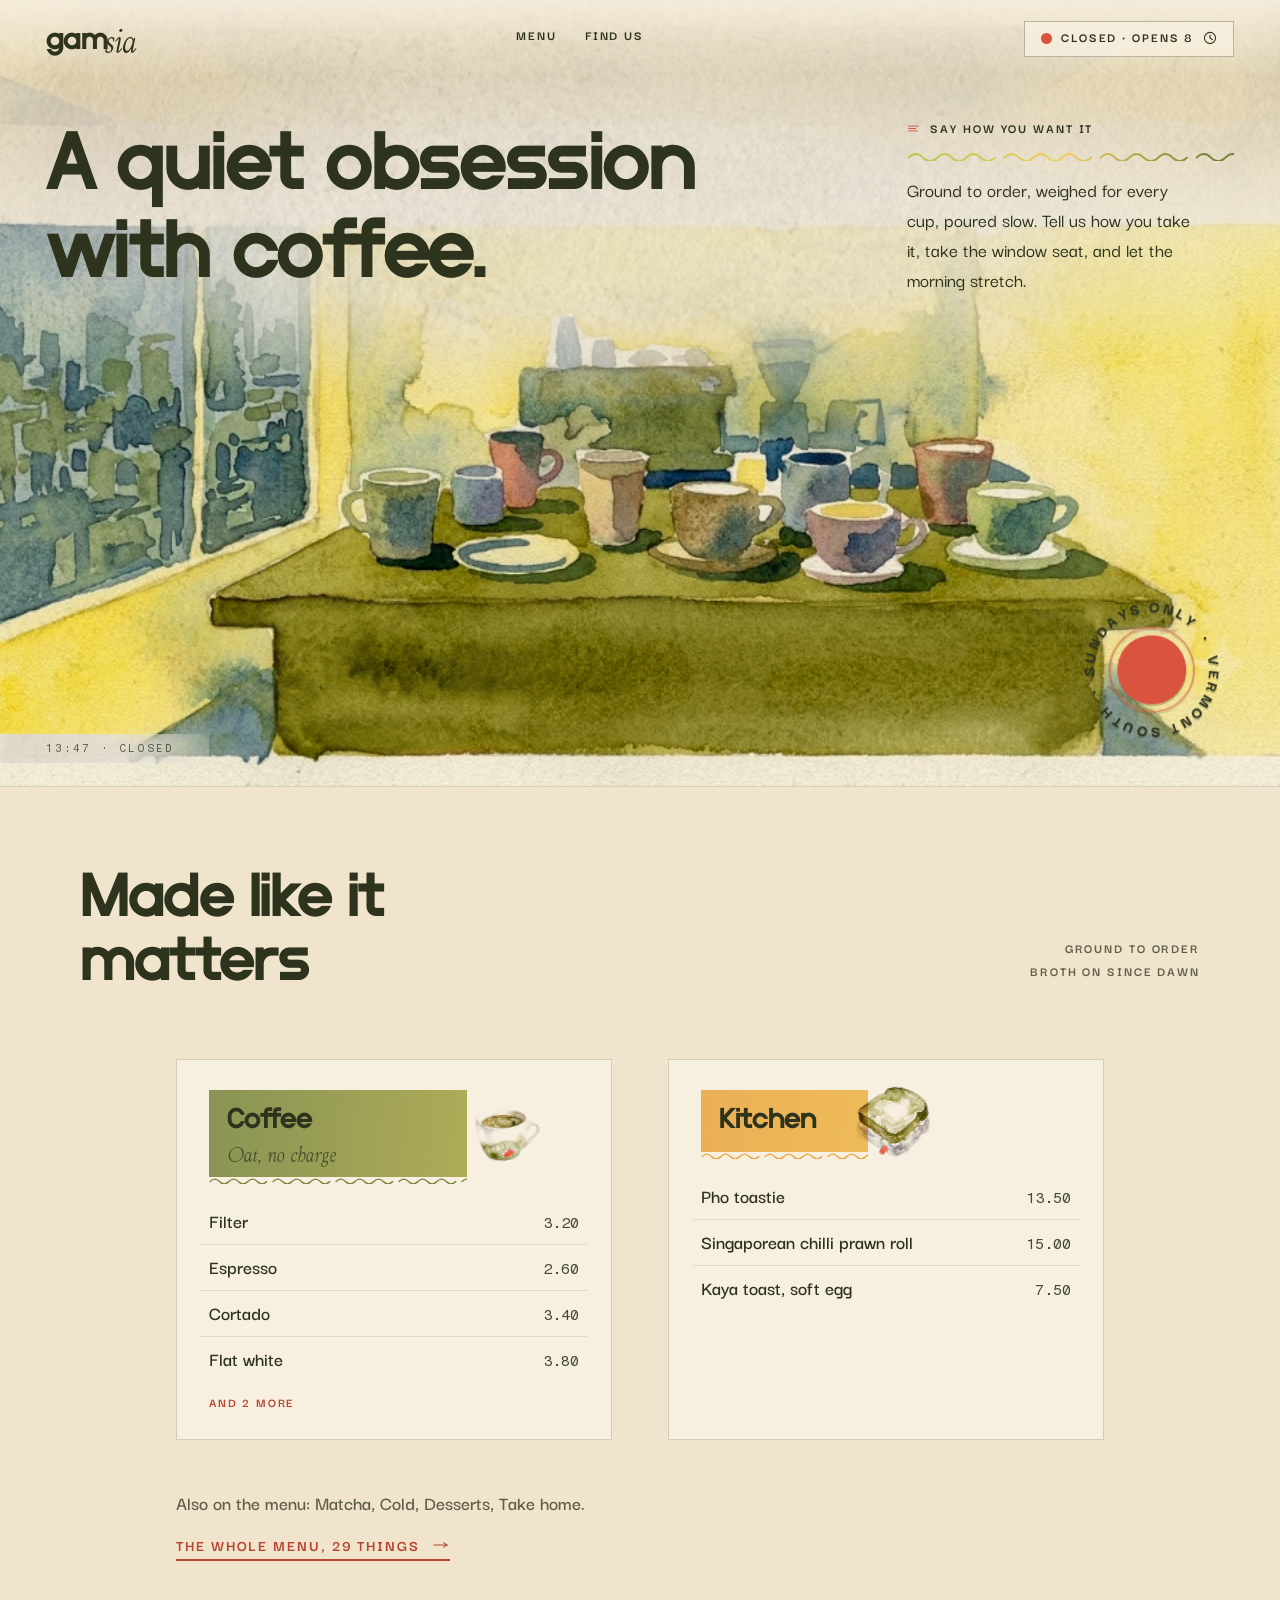
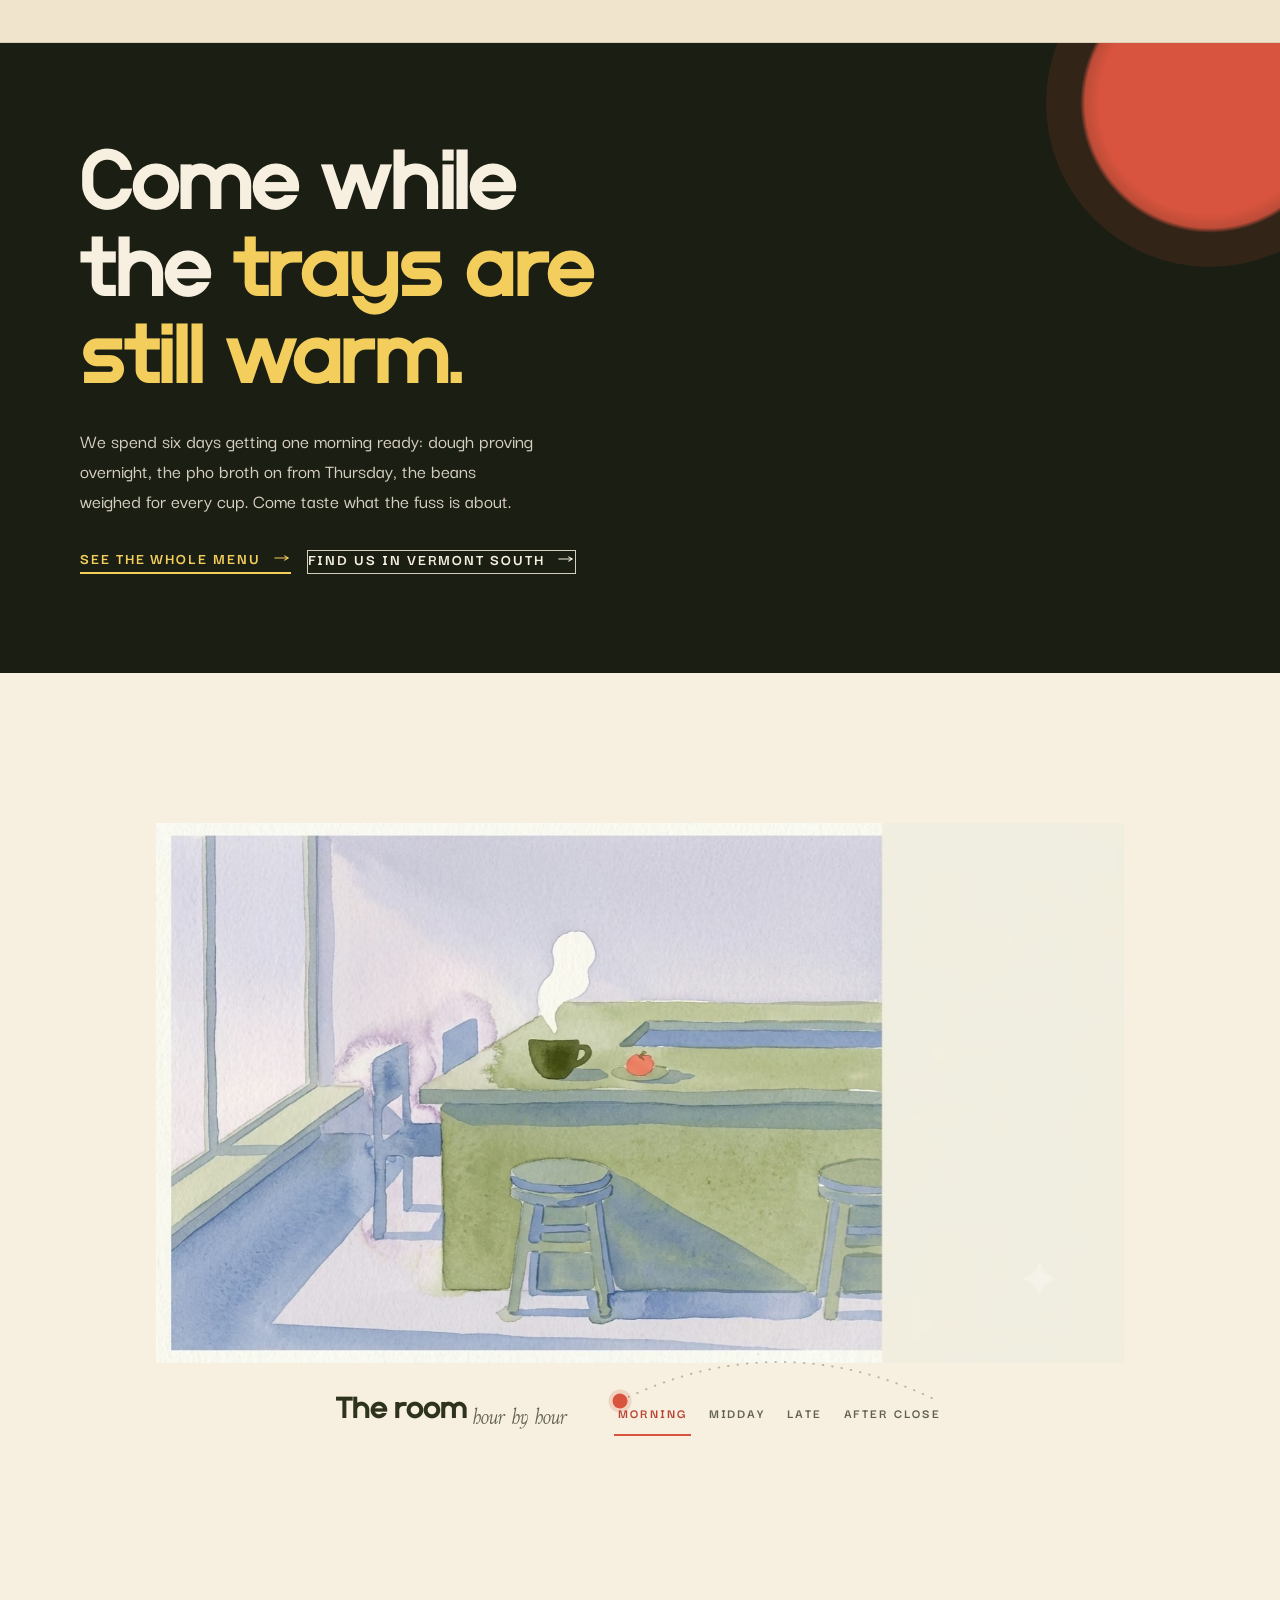
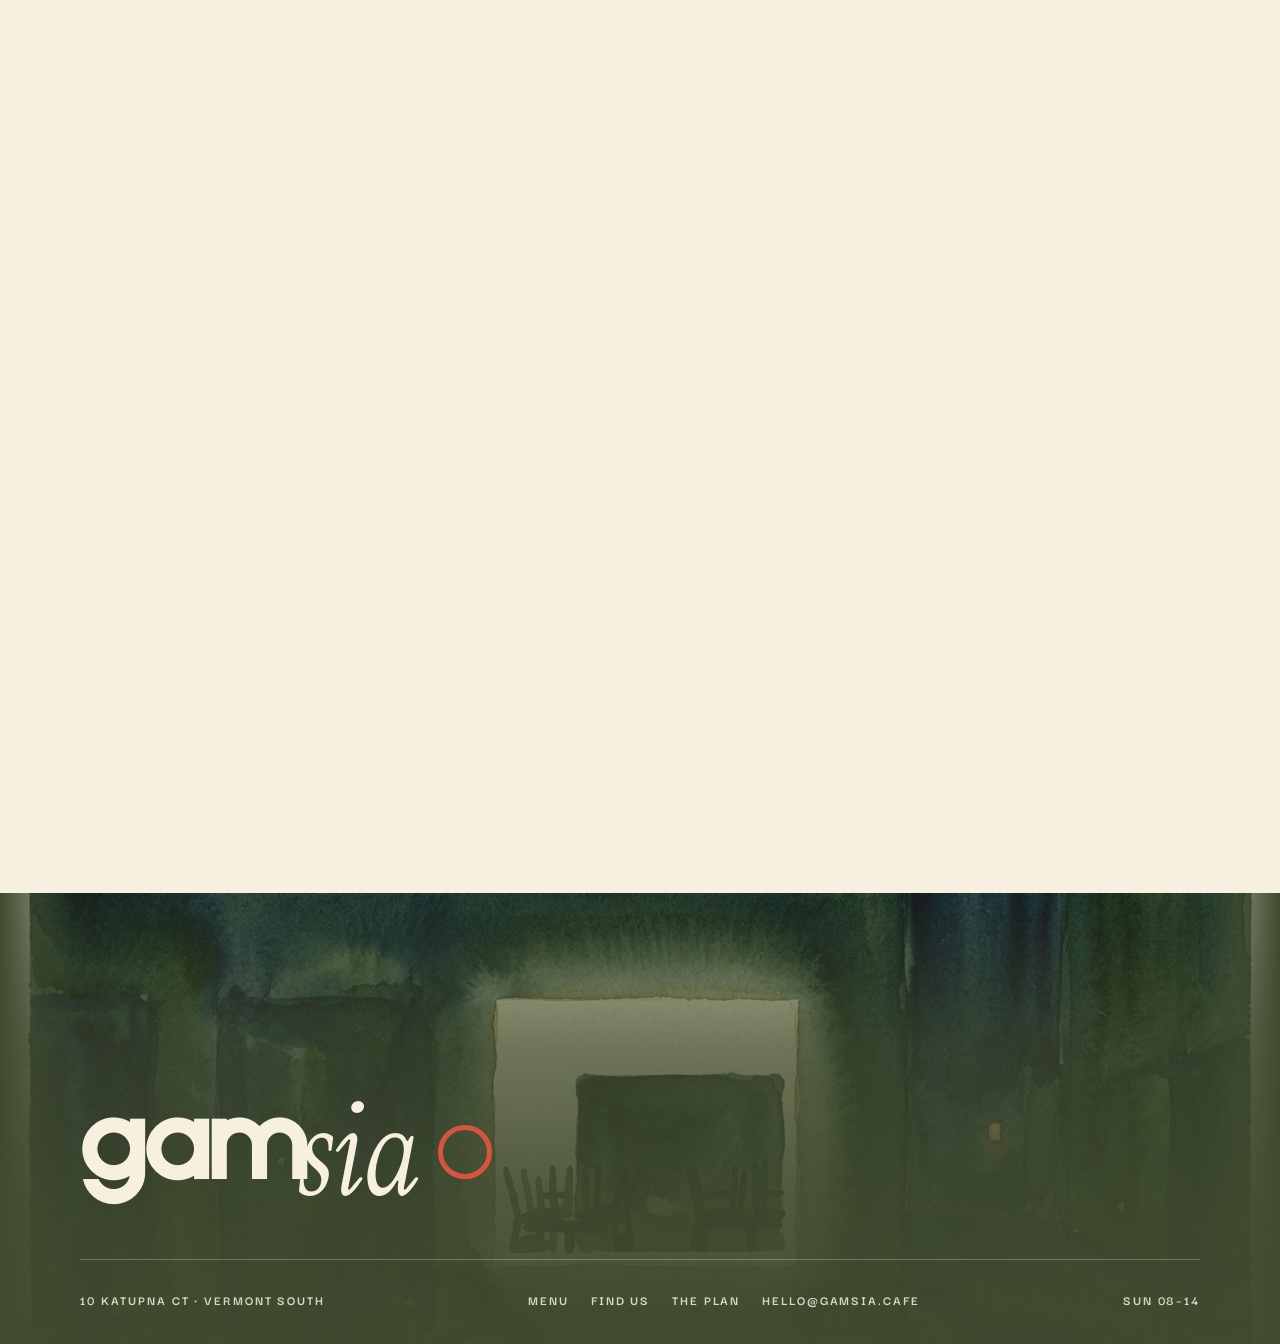
<file: index.html>
<!doctype html>
<!-- index.html: developer territory. The owner edits menu.json and config.js. -->
<html lang="en-AU" data-state="midday">
<head>
<meta charset="utf-8">
<meta name="viewport" content="width=device-width, initial-scale=1">

<title>gam sia · coffee, pho toasties and desserts, Sundays only</title>
<meta name="description" content="A small cafe on Katupna Ct in Vermont South, open Sundays only, eight till two. Coffee ground to order, a small east-west kitchen, and desserts baked that morning.">

<link rel="canonical" href="https://itschriswang.github.io/VinsCafe/">
<meta property="og:type" content="website">
<meta property="og:site_name" content="gam sia">
<meta property="og:title" content="gam sia · coffee, pho toasties and desserts, Sundays only">
<meta property="og:description" content="Coffee ground to order, a pho toastie with the broth cooked down to a gravy, and desserts baked that morning. One morning a week: Sundays, eight till two.">
<meta property="og:url" content="https://itschriswang.github.io/VinsCafe/">
<meta property="og:image" content="https://itschriswang.github.io/VinsCafe/art/og-home.jpg">
<meta property="og:image:width" content="1200">
<meta property="og:image:height" content="630">
<meta property="og:image:alt" content="The gam sia wordmark and headline hand-set beside a watercolour of the counter at midday, with the Sunday hours and the address.">
<meta name="twitter:card" content="summary_large_image">

<link rel="preload" href="style.css" as="style">
<link rel="preload" href="fonts/oskon-italic.woff2" as="font" type="font/woff2" crossorigin>
<link rel="preload" href="fonts/epoch.otf" as="font" type="font/otf" crossorigin>
<link rel="preload" href="fonts/darker-grotesque-latin.woff2" as="font" type="font/woff2" crossorigin>
<link rel="preload" href="fonts/fragment-mono-latin.woff2" as="font" type="font/woff2" crossorigin>

<!-- config.js then app.js, both blocking, both tiny: the hero state has to be
     resolved before the first paint or the page shows the wrong time of day. -->
<script src="config.js"></script>
<script src="app.js"></script>

<link rel="stylesheet" href="style.css">

<meta name="theme-color" content="#F7EFDF">
<link rel="icon" href="favicon.svg" type="image/svg+xml">
<link rel="icon" href="favicon.ico" sizes="32x32">
<link rel="apple-touch-icon" href="apple-touch-icon.png">

<!--gen:jsonld-->
<script type="application/ld+json" data-generated>
{
  "@context": "https://schema.org",
  "@type": "CafeOrCoffeeShop",
  "@id": "https://itschriswang.github.io/VinsCafe/#cafe",
  "name": "gam sia",
  "url": "https://itschriswang.github.io/VinsCafe/",
  "image": "https://itschriswang.github.io/VinsCafe/art/og-home.jpg",
  "description": "A small independent cafe on Katupna Ct, Vermont South. Coffee ground to order, an east-west kitchen, desserts, and matcha. Sundays only.",
  "servesCuisine": [
    "Coffee",
    "Asian Fusion",
    "Vietnamese",
    "Singaporean",
    "Breakfast",
    "Sandwiches"
  ],
  "priceRange": "$$",
  "currenciesAccepted": "AUD",
  "hasMenu": "https://itschriswang.github.io/VinsCafe/menu.html",
  "telephone": "+61 3 9560 0417",
  "email": "hello@gamsia.cafe",
  "address": {
    "@type": "PostalAddress",
    "streetAddress": "10 Katupna Ct",
    "addressLocality": "Vermont South",
    "postalCode": "VIC 3133",
    "addressCountry": "AU"
  },
  "geo": {
    "@type": "GeoCoordinates",
    "latitude": -37.8511,
    "longitude": 145.1831
  },
  "openingHoursSpecification": [
    {
      "@type": "OpeningHoursSpecification",
      "dayOfWeek": [
        "Sunday"
      ],
      "opens": "08:00",
      "closes": "14:00"
    }
  ]
}
</script>
<!--/gen-->
</head>

<body>

<section class="hero">

  <header class="bar">
    <a class="wordmark" href="index.html" aria-label="gam sia, home"><span class="wm-a">gam</span><span class="wm-b">sia</span></a>

    <nav class="nav" aria-label="Primary">
      <a href="menu.html">Menu</a>
      <a href="find-us.html">Find us</a>
    </nav>

    <div class="ind">
      <button class="ind-trigger" type="button" aria-expanded="false" aria-controls="ind-panel" hidden>
        <span class="ind-dot" aria-hidden="true"></span>
        <span class="ind-label"></span>
        <span class="mark mark--hours" aria-hidden="true"></span>
      </button>
      <div class="ind-panel" id="ind-panel">
        <button class="ind-close" type="button" aria-label="Close hours">
          <span class="mark mark--close" aria-hidden="true"></span>
        </button>
        <p class="ind-title">Where and when</p>
        <p class="ind-addr">10 Katupna Ct<br>Vermont South VIC 3133</p>
        <div class="week" aria-hidden="true">
<!--gen:week-->
          <span class="week-day" title="Monday, closed"><span class="week-letter">M</span><span class="week-mark"><span class="week-bar"></span></span></span>
          <span class="week-day" title="Tuesday, closed"><span class="week-letter">T</span><span class="week-mark"><span class="week-bar"></span></span></span>
          <span class="week-day" title="Wednesday, closed"><span class="week-letter">W</span><span class="week-mark"><span class="week-bar"></span></span></span>
          <span class="week-day" title="Thursday, closed"><span class="week-letter">T</span><span class="week-mark"><span class="week-bar"></span></span></span>
          <span class="week-day" title="Friday, closed"><span class="week-letter">F</span><span class="week-mark"><span class="week-bar"></span></span></span>
          <span class="week-day" title="Saturday, closed"><span class="week-letter">S</span><span class="week-mark"><span class="week-bar"></span></span></span>
          <span class="week-day is-open" title="Sunday, open 08 to 14"><span class="week-letter">S</span><span class="week-mark"><span class="week-bar"></span></span></span>
<!--/gen-->
      </div>
      <dl class="hours">
<!--gen:hours-->
          <dt>Sun</dt><dd>08 – 14</dd>
          <dt>Mon–Sat</dt><dd>Closed</dd>
<!--/gen-->
        </dl>
      </div>
    </div>
  </header>

  <div class="plate-wrap">
    <!-- The plate is written here, in place, so the parser fetches the painting
         for the hour you actually arrived at and never one of the other three.
         Without JavaScript the <noscript> copy below is the midday plate. -->
    <script>if (window.GamSia) GamSia.writePlate(document.currentScript);</script>
    <noscript>
      <picture class="plate">
        <source type="image/avif" sizes="100vw" srcset="art/hero-midday-960w.avif 960w, art/hero-midday-1376w.avif 1376w">
        <source type="image/webp" sizes="100vw" srcset="art/hero-midday-960w.webp 960w, art/hero-midday-1376w.webp 1376w">
        <img src="art/hero-midday-1376w.webp" width="1376" height="768" alt="Watercolour of the counter at midday under a yellow wash, a row of mismatched cups and saucers set out along it, and a grey city window to the left.">
      </picture>
      <img class="strip" alt="" aria-hidden="true" width="1376" height="768" sizes="100vw" srcset="art/tex-paper-900w.avif 900w, art/tex-paper-1376w.avif 1376w" src="art/tex-paper-900w.webp">
    </noscript>
  </div>

  <div class="hero-type">
    <p class="hero-eyebrow">
      <span class="mark mark--board" aria-hidden="true"></span>
      <span class="hero-eyebrow-text">Say how you want it</span>
    </p>
    <h1 class="hero-headline">A quiet obsession with coffee.</h1>
    <div class="hero-rule" aria-hidden="true"></div>
    <p class="hero-body">Ground to order, weighed for every cup, poured slow. Tell us how you take it, take the window seat, and let the morning stretch.</p>
    <a class="hero-onward" href="menu.html#menu">
      What we make
      <span class="mark mark--onward" aria-hidden="true"></span>
    </a>
    <dl class="hero-hours">
<!--gen:hours-->
      <dt>Sun</dt><dd>08 – 14</dd>
      <dt>Mon–Sat</dt><dd>Closed</dd>
<!--/gen-->
    </dl>
  </div>

  <p class="stamp"></p>

  <svg class="roundel" viewBox="0 0 120 120" aria-hidden="true">
    <defs>
      <path id="roundel-arc" d="M60,60 m-45,0 a45,45 0 1,1 90,0 a45,45 0 1,1 -90,0"/>
    </defs>
    <circle cx="60" cy="60" r="27" fill="#D9543E"/>
    <circle cx="60" cy="60" r="33" fill="none" stroke="#D9543E" stroke-width="1.5" opacity="0.5"/>
    <text font-size="13" letter-spacing="2.4" fill="#2E331D" font-family="'Darker Grotesque', sans-serif" font-weight="800">
      <textPath href="#roundel-arc">SUNDAYS ONLY&#160;&#160;·&#160;&#160;VERMONT SOUTH&#160;&#160;·&#160;&#160;</textPath>
    </text>
  </svg>

  <script>if (window.GamSia) GamSia.paint();</script>

</section>

<!-- The cafe is shut about three quarters of the week, so the hero alone would
     leave most visitors on a page that only says we are closed. This is here in
     every state: the first two sections of menu.json, four items each. -->
<section class="page preview" id="menu-preview">
  <div class="page-inner">
    <div class="preview-head">
      <h2>Made like it matters</h2>
      <p class="page-meta">Ground to order<br>Broth on since dawn</p>
    </div>
    <div class="page-rule" aria-hidden="true"></div>

<!--gen:preview-->
    <div class="preview-cols" data-preview-sig="1p4bclo">
      <section class="sec" data-sec="coffee" style="--i:0"><div class="sec-head"><h3 class="sec-name">Coffee</h3><p class="sec-note">Oat, no charge</p><img class="spot spot--cup" width="330" height="177" alt="Watercolour of a green and lilac cup, half full, a small red mark on its side." loading="lazy" decoding="async" sizes="(max-width:719px) 240px, (max-width:1179px) 260px, 330px" srcset="art/spot-cup-330w.avif 330w, art/spot-cup-660w.avif 660w" src="art/spot-cup-660w.webp"></div><ul class="items"><li class="item" data-item="filter"><span class="item-name">Filter</span><span class="item-lead" aria-hidden="true"></span><span class="item-price">3.20</span></li><li class="item" data-item="espresso"><span class="item-name">Espresso</span><span class="item-lead" aria-hidden="true"></span><span class="item-price">2.60</span></li><li class="item" data-item="cortado"><span class="item-name">Cortado</span><span class="item-lead" aria-hidden="true"></span><span class="item-price">3.40</span></li><li class="item" data-item="flat-white"><span class="item-name">Flat white</span><span class="item-lead" aria-hidden="true"></span><span class="item-price">3.80</span></li></ul><p class="sec-more">and 2 more</p></section>
      <section class="sec sec--flip" data-sec="kitchen" style="--i:1"><div class="sec-head"><h3 class="sec-name">Kitchen</h3><img class="spot spot--toast" width="220" height="252" alt="Watercolour of two thick slices of toast stacked, a red drop of jam below them." loading="lazy" decoding="async" sizes="(max-width:719px) 170px, (max-width:1179px) 175px, 220px" srcset="art/spot-toast-220w.avif 220w, art/spot-toast-440w.avif 440w" src="art/spot-toast-440w.webp"></div><ul class="items"><li class="item" data-item="pho-toastie"><span class="item-name">Pho toastie</span><span class="item-lead" aria-hidden="true"></span><span class="item-price">13.50</span></li><li class="item" data-item="singaporean-chilli-prawn-roll"><span class="item-name">Singaporean chilli prawn roll</span><span class="item-lead" aria-hidden="true"></span><span class="item-price">15.00</span></li><li class="item" data-item="kaya-toast-soft-egg"><span class="item-name">Kaya toast, soft egg</span><span class="item-lead" aria-hidden="true"></span><span class="item-price">7.50</span></li></ul></section>
    </div>
    <div class="preview-tail">
      <p class="preview-rest">Also on the menu: Matcha, Cold, Desserts, Take home.</p>
      <a class="hero-onward preview-more" href="menu.html#menu">
        The whole menu, 29 things
        <span class="mark mark--onward" aria-hidden="true"></span>
      </a>
    </div>
<!--/gen-->
  </div>
</section>

<section class="visit">
  <div class="visit-inner">
    <h2>Come while the <span class="u-sun">trays are still warm.</span></h2>
    <p>We spend six days getting one morning ready: dough proving overnight, the pho broth on from Thursday, the beans weighed for every cup. Come taste what the fuss is about.</p>
    <div class="visit-actions">
      <a class="hero-onward" href="menu.html#menu">
        See the whole menu
        <span class="mark mark--onward" aria-hidden="true"></span>
      </a>
      <a class="hero-onward hero-onward--ghost" href="find-us.html">
        Find us in Vermont South
        <span class="mark mark--onward" aria-hidden="true"></span>
      </a>
    </div>
  </div>
</section>

<!-- The paintings are keyed to the clock, so on any one visit three of the
     four are invisible. This dial lets a visitor turn the room through its
     whole day; the pigment layer bleeds one painting into the next. -->
<div class="daystrip">
  <!-- Two flex items, so the italic can tuck under the name's shoulder the way
       the board's section notes do. The space before the <i> is for the reader
       that hears this rather than sees it; flex trims it out of the layout. -->
  <p class="daystrip-label">The room <i>hour by hour</i></p>
  <div class="dial">
    <svg class="dial-arc" viewBox="0 0 330 48" aria-hidden="true">
      <path d="M6,44 Q165,-34 324,44" fill="none" stroke="currentColor" stroke-width="2" stroke-linecap="round" stroke-dasharray="0.5 9"/>
    </svg>
    <span class="dial-sun" aria-hidden="true"></span>
    <div class="daystrip-btns" role="group" aria-label="See the room at another time of day">
      <button type="button" data-set-state="morning">Morning</button>
      <button type="button" data-set-state="midday">Midday</button>
      <button type="button" data-set-state="late">Late</button>
      <button type="button" data-set-state="closed">After close</button>
    </div>
  </div>
</div>

<footer class="foot">
    <img class="foot-plate" alt="" aria-hidden="true" loading="lazy" decoding="async"
         width="1376" height="768" sizes="100vw"
         srcset="art/hero-closed-960w.avif 960w, art/hero-closed-1376w.avif 1376w"
         src="art/hero-closed-1376w.webp">
  <p class="foot-sign" aria-hidden="true"><span class="wm-a">gam</span><span class="wm-b">sia</span><span class="foot-sun"></span></p>
  <div class="foot-inner">
    <span>10 Katupna Ct · Vermont South</span>
    <nav class="foot-nav" aria-label="Footer">
      <a href="menu.html">Menu</a>
      <a href="find-us.html">Find us</a>
      <a href="plan.html">The plan</a>
      <a href="mailto:hello@gamsia.cafe">hello@gamsia.cafe</a>
    </nav>
    <span class="foot-hours"><!--gen:hours-summary-->Sun 08–14<!--/gen--></span>
  </div>
</footer>

</body>
</html>
</file>
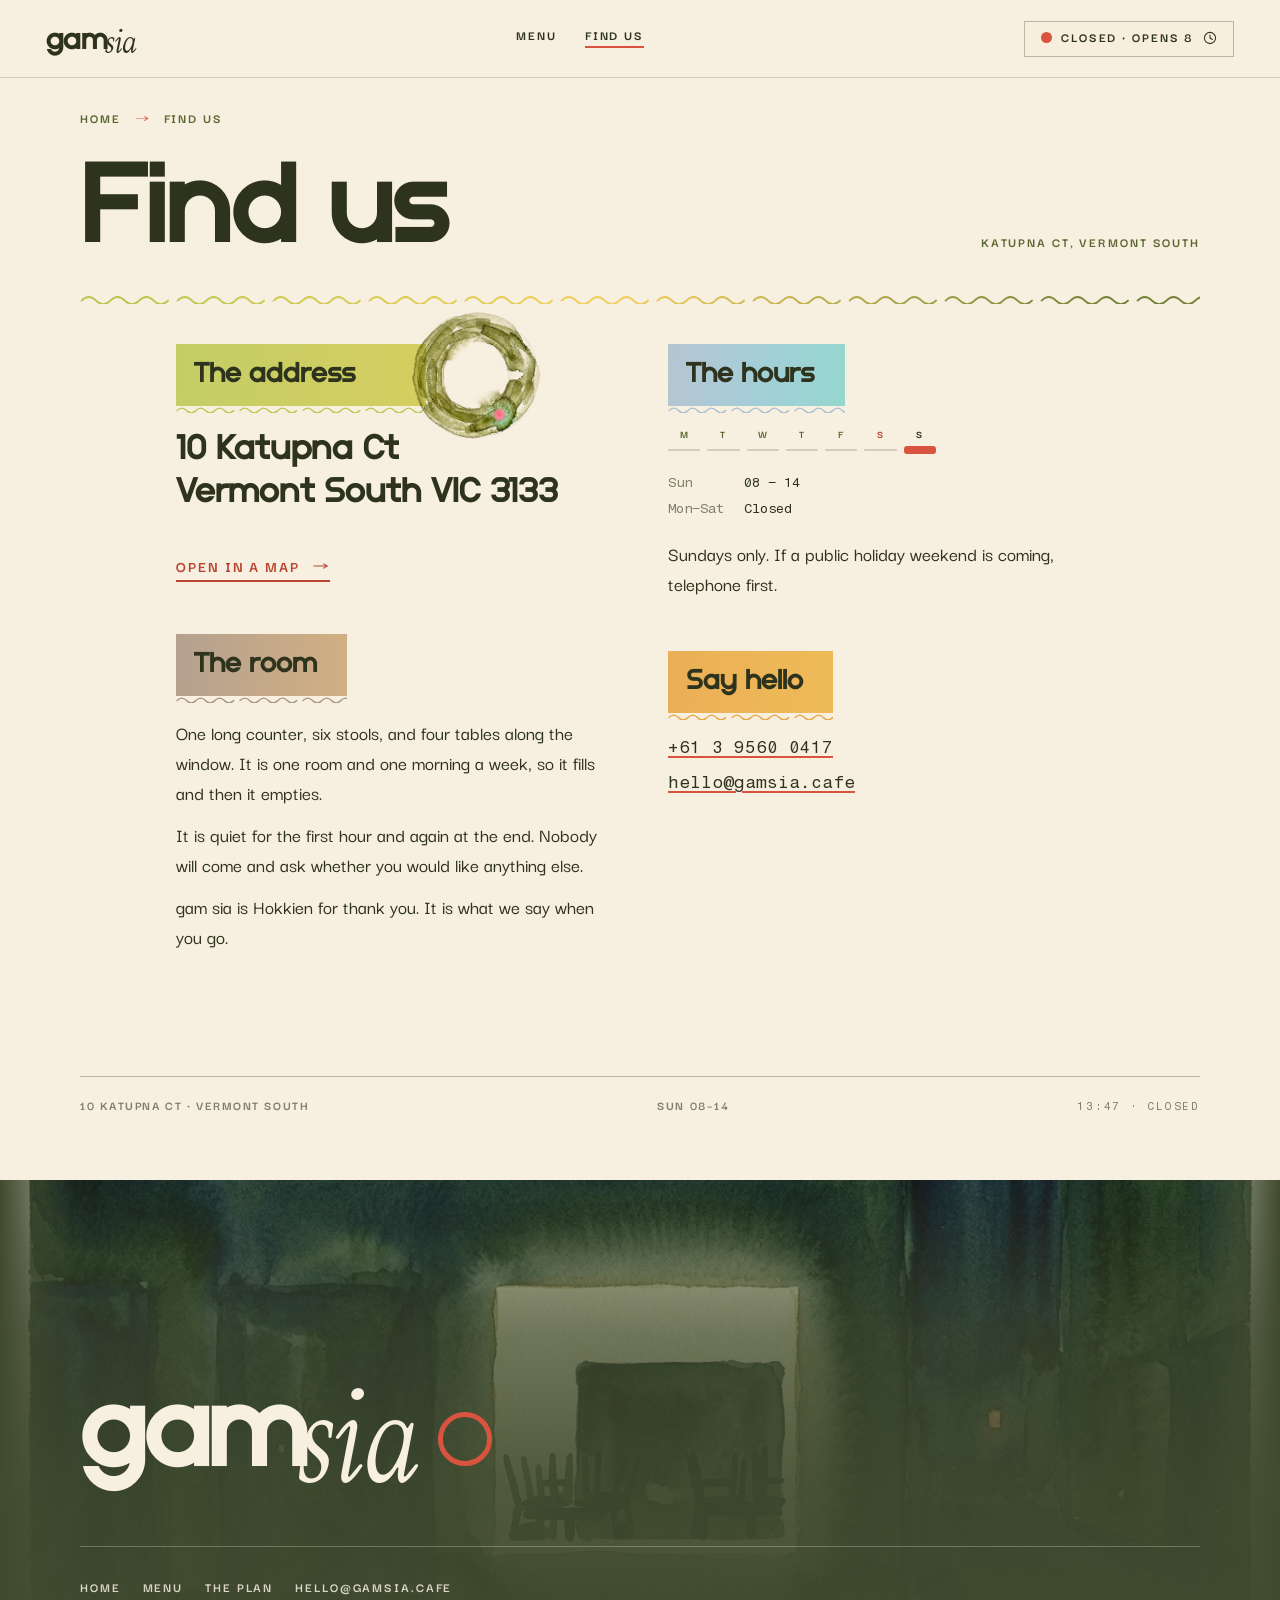
<file: find-us.html>
<!doctype html>
<!-- find-us.html: developer territory. Hours and address come from config.js. -->
<html lang="en-AU" data-state="midday">
<head>
<meta charset="utf-8">
<meta name="viewport" content="width=device-width, initial-scale=1">

<title>Find us · gam sia</title>
<meta name="description" content="10 Katupna Ct, Vermont South. The full hours, what the room is like, and one link to a map. No booking, because there is nothing to book.">

<link rel="canonical" href="https://itschriswang.github.io/VinsCafe/find-us.html">
<meta property="og:type" content="website">
<meta property="og:site_name" content="gam sia">
<meta property="og:title" content="Find us · gam sia">
<meta property="og:description" content="10 Katupna Ct, Vermont South. The full hours, and what the room is like before you come.">
<meta property="og:url" content="https://itschriswang.github.io/VinsCafe/find-us.html">
<meta property="og:image" content="https://itschriswang.github.io/VinsCafe/art/og-find-us.jpg">
<meta property="og:image:width" content="1200">
<meta property="og:image:height" content="630">
<meta property="og:image:alt" content="The address and Sunday hours hand-set beside a watercolour of a flat white seen from above.">
<meta name="twitter:card" content="summary_large_image">

<link rel="preload" href="style.css" as="style">
<link rel="preload" href="fonts/oskon-italic.woff2" as="font" type="font/woff2" crossorigin>
<link rel="preload" href="fonts/epoch.otf" as="font" type="font/otf" crossorigin>
<link rel="preload" href="fonts/darker-grotesque-latin.woff2" as="font" type="font/woff2" crossorigin>
<link rel="preload" href="fonts/fragment-mono-latin.woff2" as="font" type="font/woff2" crossorigin>

<script src="config.js"></script>
<script src="app.js"></script>

<link rel="stylesheet" href="style.css">

<meta name="theme-color" content="#F7EFDF">
<link rel="icon" href="favicon.svg" type="image/svg+xml">
<link rel="icon" href="favicon.ico" sizes="32x32">
<link rel="apple-touch-icon" href="apple-touch-icon.png">

<!--gen:jsonld-->
<script type="application/ld+json" data-generated>
{
  "@context": "https://schema.org",
  "@type": "CafeOrCoffeeShop",
  "@id": "https://itschriswang.github.io/VinsCafe/#cafe",
  "name": "gam sia",
  "url": "https://itschriswang.github.io/VinsCafe/find-us.html",
  "image": "https://itschriswang.github.io/VinsCafe/art/og-find-us.jpg",
  "description": "gam sia is at 10 Katupna Ct, Vermont South.",
  "servesCuisine": [
    "Coffee",
    "Asian Fusion",
    "Vietnamese",
    "Singaporean",
    "Breakfast",
    "Sandwiches"
  ],
  "priceRange": "$$",
  "currenciesAccepted": "AUD",
  "hasMenu": "https://itschriswang.github.io/VinsCafe/menu.html",
  "telephone": "+61 3 9560 0417",
  "email": "hello@gamsia.cafe",
  "address": {
    "@type": "PostalAddress",
    "streetAddress": "10 Katupna Ct",
    "addressLocality": "Vermont South",
    "postalCode": "VIC 3133",
    "addressCountry": "AU"
  },
  "geo": {
    "@type": "GeoCoordinates",
    "latitude": -37.8511,
    "longitude": 145.1831
  },
  "openingHoursSpecification": [
    {
      "@type": "OpeningHoursSpecification",
      "dayOfWeek": [
        "Sunday"
      ],
      "opens": "08:00",
      "closes": "14:00"
    }
  ]
}
</script>
<!--/gen-->

<!-- The visible trail above the title and this block are the same two steps;
     sync-static.mjs keeps the URLs here pointing at config.js's url. No
     data-generated attribute: that marks the cafe block above for app.js. -->
<!--gen:breadcrumb-->
<script type="application/ld+json">
{
  "@context": "https://schema.org",
  "@type": "BreadcrumbList",
  "itemListElement": [
    {
      "@type": "ListItem",
      "position": 1,
      "name": "Home",
      "item": "https://itschriswang.github.io/VinsCafe/"
    },
    {
      "@type": "ListItem",
      "position": 2,
      "name": "Find us",
      "item": "https://itschriswang.github.io/VinsCafe/find-us.html"
    }
  ]
}
</script>
<!--/gen-->
</head>

<body>

<header class="bar">
  <a class="wordmark" href="index.html" aria-label="gam sia, home"><span class="wm-a">gam</span><span class="wm-b">sia</span></a>

  <nav class="nav" aria-label="Primary">
    <a href="menu.html">Menu</a>
    <a href="find-us.html" aria-current="page">Find us</a>
  </nav>

  <div class="ind">
    <button class="ind-trigger" type="button" aria-expanded="false" aria-controls="ind-panel" hidden>
      <span class="ind-dot" aria-hidden="true"></span>
      <span class="ind-label"></span>
      <span class="mark mark--hours" aria-hidden="true"></span>
    </button>
    <div class="ind-panel" id="ind-panel">
      <button class="ind-close" type="button" aria-label="Close hours">
        <span class="mark mark--close" aria-hidden="true"></span>
      </button>
      <p class="ind-title">Where and when</p>
      <p class="ind-addr">10 Katupna Ct<br>Vermont South VIC 3133</p>
      <div class="week" aria-hidden="true">
<!--gen:week-->
          <span class="week-day" title="Monday, closed"><span class="week-letter">M</span><span class="week-mark"><span class="week-bar"></span></span></span>
          <span class="week-day" title="Tuesday, closed"><span class="week-letter">T</span><span class="week-mark"><span class="week-bar"></span></span></span>
          <span class="week-day" title="Wednesday, closed"><span class="week-letter">W</span><span class="week-mark"><span class="week-bar"></span></span></span>
          <span class="week-day" title="Thursday, closed"><span class="week-letter">T</span><span class="week-mark"><span class="week-bar"></span></span></span>
          <span class="week-day" title="Friday, closed"><span class="week-letter">F</span><span class="week-mark"><span class="week-bar"></span></span></span>
          <span class="week-day" title="Saturday, closed"><span class="week-letter">S</span><span class="week-mark"><span class="week-bar"></span></span></span>
          <span class="week-day is-open" title="Sunday, open 08 to 14"><span class="week-letter">S</span><span class="week-mark"><span class="week-bar"></span></span></span>
<!--/gen-->
      </div>
      <dl class="hours">
<!--gen:hours-->
        <dt>Sun</dt><dd>08 – 14</dd>
        <dt>Mon–Sat</dt><dd>Closed</dd>
<!--/gen-->
      </dl>
    </div>
  </div>
</header>

<main class="page">
  <div class="page-inner">

    <nav class="crumbs" aria-label="Breadcrumb">
      <ol>
        <li><a href="index.html">Home</a></li>
        <li aria-current="page">Find us</li>
      </ol>
    </nav>

    <div class="page-head">
      <h1>Find us</h1>
      <p class="page-meta">Katupna Ct, Vermont South</p>
    </div>
    <div class="page-rule" aria-hidden="true"></div>

    <div class="find">
      <div>
        <section class="sec">
          <div class="sec-head"><h2 class="sec-name">The address</h2><img class="spot spot--flatwhite" width="380" height="380"
               alt="Watercolour of a flat white seen from above, the crema drawn as one olive ring."
               loading="lazy" decoding="async"
               sizes="(max-width:719px) 280px, (max-width:1179px) 300px, 380px"
               srcset="art/spot-flatwhite-380w.avif 380w, art/spot-flatwhite-760w.avif 760w"
               src="art/spot-flatwhite-760w.webp"></div>
          <address>10 Katupna Ct<br>Vermont South VIC 3133</address>
          <a class="hero-onward" href="https://www.google.com/maps?q=10+Katupna+Ct,+Vermont+South+VIC+3133" target="_blank" rel="noopener">
            Open in a map
            <span class="mark mark--onward" aria-hidden="true"></span>
          </a>
        </section>

        <section class="sec">
          <div class="sec-head"><h2 class="sec-name">The room</h2></div>
          <p>One long counter, six stools, and four tables along the window. It is one room and one morning a week, so it fills and then it empties.</p>
          <p>It is quiet for the first hour and again at the end. Nobody will come and ask whether you would like anything else.</p>
          <p>gam sia is Hokkien for thank you. It is what we say when you go.</p>
        </section>
      </div>

      <div>
        <section class="sec">
          <div class="sec-head"><h2 class="sec-name">The hours</h2></div>
          <div class="week" aria-hidden="true">
<!--gen:week-->
          <span class="week-day" title="Monday, closed"><span class="week-letter">M</span><span class="week-mark"><span class="week-bar"></span></span></span>
          <span class="week-day" title="Tuesday, closed"><span class="week-letter">T</span><span class="week-mark"><span class="week-bar"></span></span></span>
          <span class="week-day" title="Wednesday, closed"><span class="week-letter">W</span><span class="week-mark"><span class="week-bar"></span></span></span>
          <span class="week-day" title="Thursday, closed"><span class="week-letter">T</span><span class="week-mark"><span class="week-bar"></span></span></span>
          <span class="week-day" title="Friday, closed"><span class="week-letter">F</span><span class="week-mark"><span class="week-bar"></span></span></span>
          <span class="week-day" title="Saturday, closed"><span class="week-letter">S</span><span class="week-mark"><span class="week-bar"></span></span></span>
          <span class="week-day is-open" title="Sunday, open 08 to 14"><span class="week-letter">S</span><span class="week-mark"><span class="week-bar"></span></span></span>
<!--/gen-->
          </div>
          <dl class="hours page-hours">
<!--gen:hours-->
            <dt>Sun</dt><dd>08 – 14</dd>
            <dt>Mon–Sat</dt><dd>Closed</dd>
<!--/gen-->
          </dl>
          <p style="margin-top:20px">Sundays only. If a public holiday weekend is coming, telephone first.</p>
        </section>

        <section class="sec">
          <div class="sec-head"><h2 class="sec-name">Say hello</h2></div>
          <div class="find-links">
            <a href="tel:+61395600417">+61 3 9560 0417</a>
            <a href="mailto:hello@gamsia.cafe">hello@gamsia.cafe</a>
          </div>
        </section>
      </div>
    </div>

    <div class="board-foot">
      <div class="foot-inner">
        <span>10 Katupna Ct · Vermont South</span>
        <span class="foot-hours"><!--gen:hours-summary-->Sun 08–14<!--/gen--></span>
        <span class="stamp"></span>
      </div>
    </div>

  </div>

  <script>if (window.GamSia) GamSia.paint();</script>
</main>

<footer class="foot">
    <img class="foot-plate" alt="" aria-hidden="true" loading="lazy" decoding="async"
         width="1376" height="768" sizes="100vw"
         srcset="art/hero-closed-960w.avif 960w, art/hero-closed-1376w.avif 1376w"
         src="art/hero-closed-1376w.webp">
  <p class="foot-sign" aria-hidden="true"><span class="wm-a">gam</span><span class="wm-b">sia</span><span class="foot-sun"></span></p>
  <div class="foot-inner">
    <nav class="foot-nav" aria-label="Footer">
      <a href="index.html">Home</a>
      <a href="menu.html">Menu</a>
      <a href="plan.html">The plan</a>
      <a href="mailto:hello@gamsia.cafe">hello@gamsia.cafe</a>
    </nav>
  </div>
</footer>

</body>
</html>
</file>
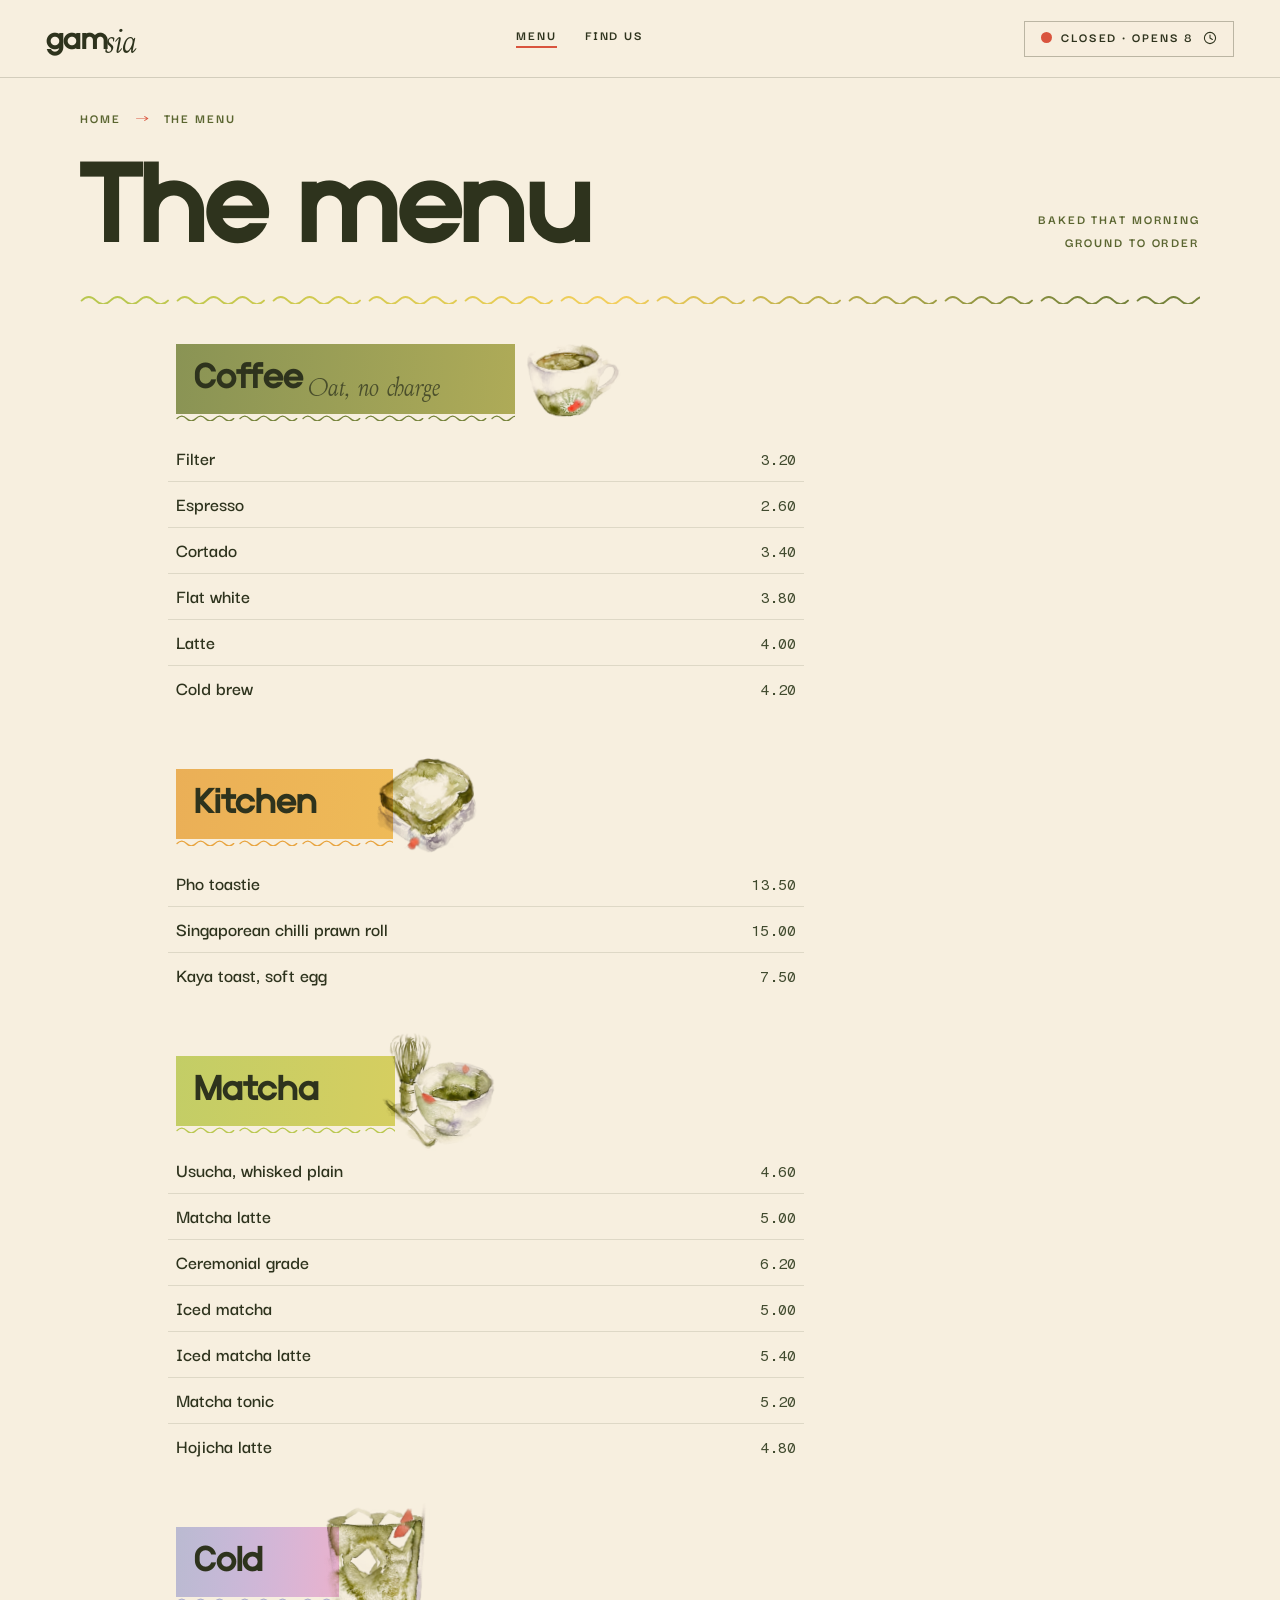
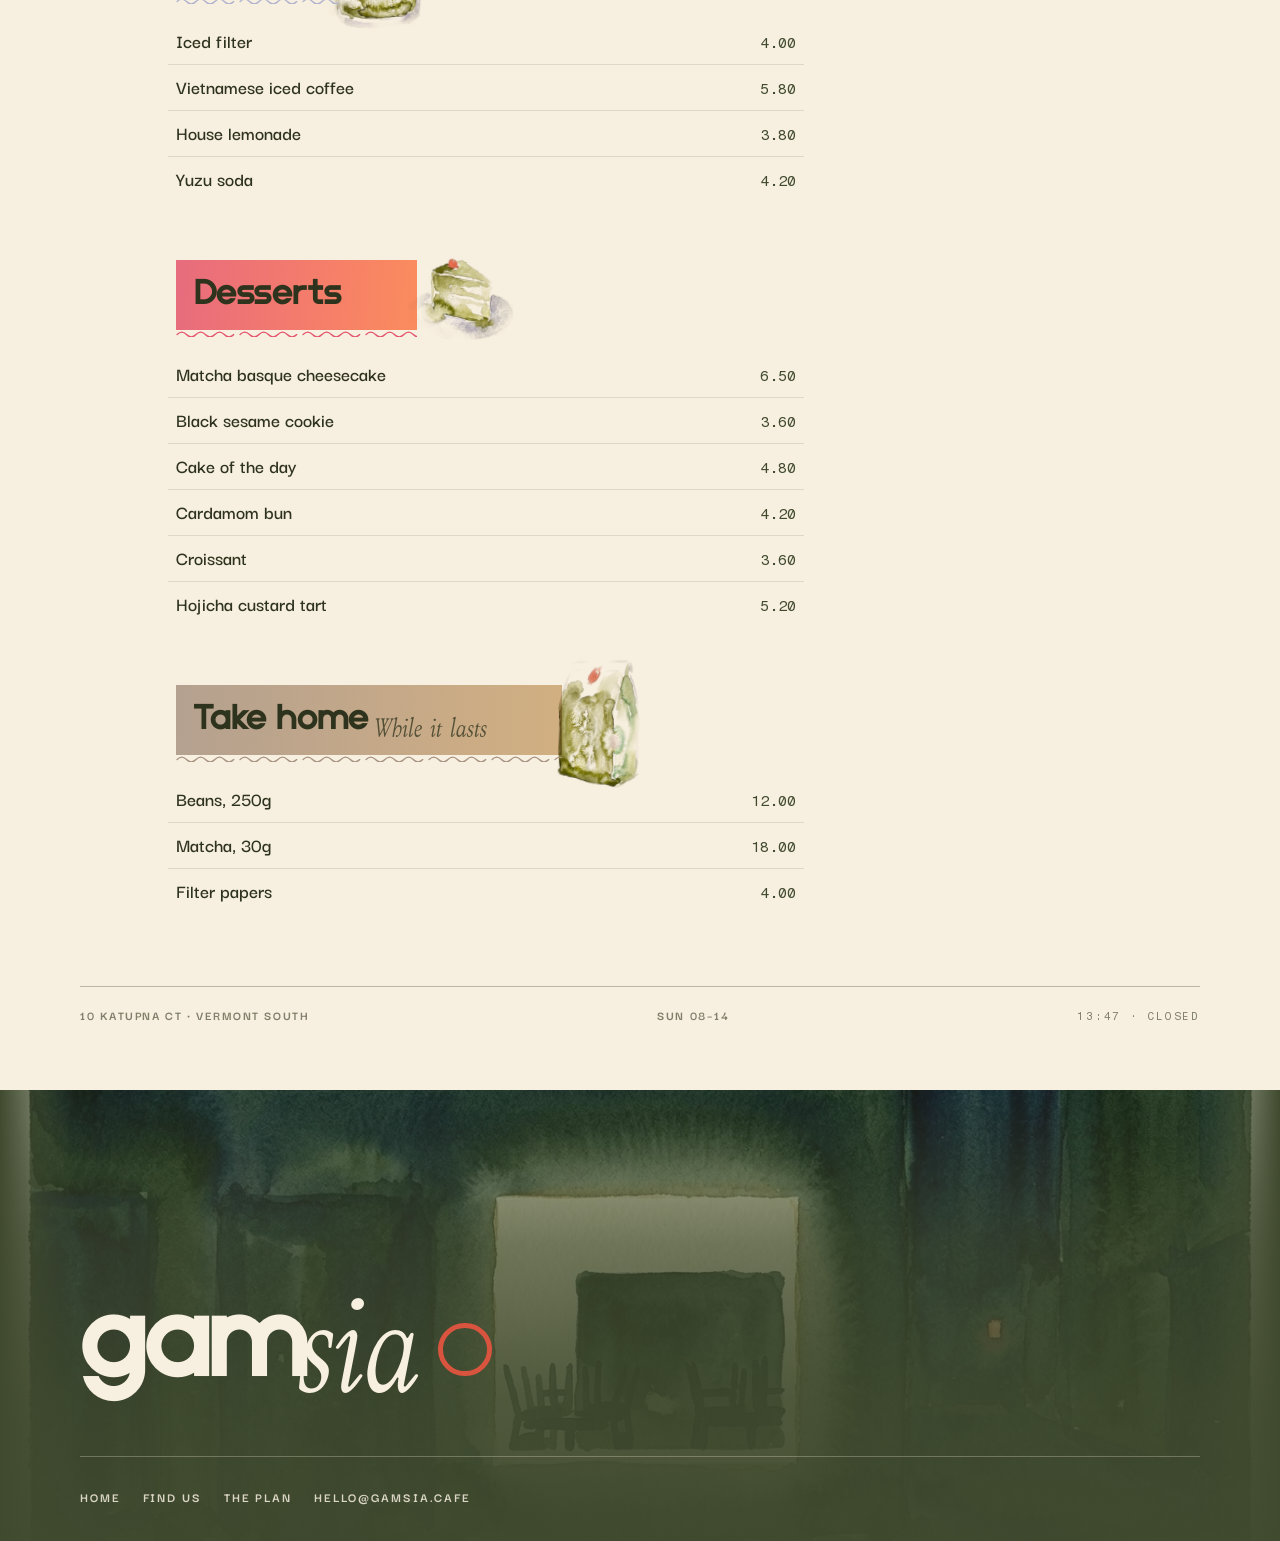
<file: menu.html>
<!doctype html>
<!-- menu.html: developer territory. The board's content comes from menu.json. -->
<html lang="en-AU" data-state="midday">
<head>
<meta charset="utf-8">
<meta name="viewport" content="width=device-width, initial-scale=1">

<title>The menu · gam sia</title>
<meta name="description" content="The whole menu: coffee ground to order, an east-west kitchen with a pho toastie and a chilli prawn roll, desserts baked that morning, matcha, and a little to take home.">

<link rel="canonical" href="https://itschriswang.github.io/VinsCafe/menu.html">
<meta property="og:type" content="website">
<meta property="og:site_name" content="gam sia">
<meta property="og:title" content="The menu · gam sia">
<meta property="og:description" content="The whole menu: coffee ground to order, a pho toastie with the broth cooked down to a gravy, desserts baked that morning, matcha, and a little to take home.">
<meta property="og:url" content="https://itschriswang.github.io/VinsCafe/menu.html">
<meta property="og:image" content="https://itschriswang.github.io/VinsCafe/art/og-menu.jpg">
<meta property="og:image:width" content="1200">
<meta property="og:image:height" content="630">
<meta property="og:image:alt" content="A short taste of the menu with prices, set beside watercolours of a slice of layer cake and an iced coffee.">
<meta name="twitter:card" content="summary_large_image">

<link rel="preload" href="style.css" as="style">
<link rel="preload" href="fonts/oskon-italic.woff2" as="font" type="font/woff2" crossorigin>
<link rel="preload" href="fonts/epoch.otf" as="font" type="font/otf" crossorigin>
<link rel="preload" href="fonts/darker-grotesque-latin.woff2" as="font" type="font/woff2" crossorigin>
<link rel="preload" href="fonts/fragment-mono-latin.woff2" as="font" type="font/woff2" crossorigin>

<script src="config.js"></script>
<script src="app.js"></script>

<link rel="stylesheet" href="style.css">

<meta name="theme-color" content="#F7EFDF">
<link rel="icon" href="favicon.svg" type="image/svg+xml">
<link rel="icon" href="favicon.ico" sizes="32x32">
<link rel="apple-touch-icon" href="apple-touch-icon.png">

<!--gen:jsonld-->
<script type="application/ld+json" data-generated>
{
  "@context": "https://schema.org",
  "@type": "CafeOrCoffeeShop",
  "@id": "https://itschriswang.github.io/VinsCafe/#cafe",
  "name": "gam sia",
  "url": "https://itschriswang.github.io/VinsCafe/menu.html",
  "image": "https://itschriswang.github.io/VinsCafe/art/og-menu.jpg",
  "description": "The menu at gam sia: coffee ground to order, an east-west kitchen, desserts baked that morning, matcha, and a little to take home.",
  "servesCuisine": [
    "Coffee",
    "Asian Fusion",
    "Vietnamese",
    "Singaporean",
    "Breakfast",
    "Sandwiches"
  ],
  "priceRange": "$$",
  "currenciesAccepted": "AUD",
  "hasMenu": "https://itschriswang.github.io/VinsCafe/menu.html",
  "telephone": "+61 3 9560 0417",
  "email": "hello@gamsia.cafe",
  "address": {
    "@type": "PostalAddress",
    "streetAddress": "10 Katupna Ct",
    "addressLocality": "Vermont South",
    "postalCode": "VIC 3133",
    "addressCountry": "AU"
  },
  "geo": {
    "@type": "GeoCoordinates",
    "latitude": -37.8511,
    "longitude": 145.1831
  },
  "openingHoursSpecification": [
    {
      "@type": "OpeningHoursSpecification",
      "dayOfWeek": [
        "Sunday"
      ],
      "opens": "08:00",
      "closes": "14:00"
    }
  ]
}
</script>
<!--/gen-->

<!-- The visible trail above the title and this block are the same two steps;
     sync-static.mjs keeps the URLs here pointing at config.js's url. No
     data-generated attribute: that marks the cafe block above for app.js. -->
<!--gen:breadcrumb-->
<script type="application/ld+json">
{
  "@context": "https://schema.org",
  "@type": "BreadcrumbList",
  "itemListElement": [
    {
      "@type": "ListItem",
      "position": 1,
      "name": "Home",
      "item": "https://itschriswang.github.io/VinsCafe/"
    },
    {
      "@type": "ListItem",
      "position": 2,
      "name": "The menu",
      "item": "https://itschriswang.github.io/VinsCafe/menu.html"
    }
  ]
}
</script>
<!--/gen-->
</head>

<body>

<header class="bar">
  <a class="wordmark" href="index.html" aria-label="gam sia, home"><span class="wm-a">gam</span><span class="wm-b">sia</span></a>

  <nav class="nav" aria-label="Primary">
    <a href="menu.html" aria-current="page">Menu</a>
    <a href="find-us.html">Find us</a>
  </nav>

  <div class="ind">
    <button class="ind-trigger" type="button" aria-expanded="false" aria-controls="ind-panel" hidden>
      <span class="ind-dot" aria-hidden="true"></span>
      <span class="ind-label"></span>
      <span class="mark mark--hours" aria-hidden="true"></span>
    </button>
    <div class="ind-panel" id="ind-panel">
      <button class="ind-close" type="button" aria-label="Close hours">
        <span class="mark mark--close" aria-hidden="true"></span>
      </button>
      <p class="ind-title">Where and when</p>
      <p class="ind-addr">10 Katupna Ct<br>Vermont South VIC 3133</p>
      <div class="week" aria-hidden="true">
<!--gen:week-->
          <span class="week-day" title="Monday, closed"><span class="week-letter">M</span><span class="week-mark"><span class="week-bar"></span></span></span>
          <span class="week-day" title="Tuesday, closed"><span class="week-letter">T</span><span class="week-mark"><span class="week-bar"></span></span></span>
          <span class="week-day" title="Wednesday, closed"><span class="week-letter">W</span><span class="week-mark"><span class="week-bar"></span></span></span>
          <span class="week-day" title="Thursday, closed"><span class="week-letter">T</span><span class="week-mark"><span class="week-bar"></span></span></span>
          <span class="week-day" title="Friday, closed"><span class="week-letter">F</span><span class="week-mark"><span class="week-bar"></span></span></span>
          <span class="week-day" title="Saturday, closed"><span class="week-letter">S</span><span class="week-mark"><span class="week-bar"></span></span></span>
          <span class="week-day is-open" title="Sunday, open 08 to 14"><span class="week-letter">S</span><span class="week-mark"><span class="week-bar"></span></span></span>
<!--/gen-->
      </div>
      <dl class="hours">
<!--gen:hours-->
        <dt>Sun</dt><dd>08 – 14</dd>
        <dt>Mon–Sat</dt><dd>Closed</dd>
<!--/gen-->
      </dl>
    </div>
  </div>
</header>

<main class="page" id="menu">
  <div class="page-inner">

    <nav class="crumbs" aria-label="Breadcrumb">
      <ol>
        <li><a href="index.html">Home</a></li>
        <li aria-current="page">The menu</li>
      </ol>
    </nav>

    <div class="page-head">
      <h1>The menu</h1>
      <p class="page-meta">Baked that morning<br>Ground to order</p>
    </div>
    <div class="page-rule" aria-hidden="true"></div>

    <!-- Everything below comes from menu.json. It is in the markup as well so
         the page works with no JavaScript and so crawlers can read it; if the
         two ever disagree the JSON wins and the board is rebuilt. -->
<!--gen:board-->
    <div class="board" data-menu-sig="15rjyqm">
      <div class="board-col">
        <section class="sec" data-sec="coffee" style="--i:0"><div class="sec-head"><h2 class="sec-name">Coffee</h2><p class="sec-note">Oat, no charge</p><img class="spot spot--cup" width="330" height="177" alt="Watercolour of a green and lilac cup, half full, a small red mark on its side." loading="lazy" decoding="async" sizes="(max-width:719px) 240px, (max-width:1179px) 260px, 330px" srcset="art/spot-cup-330w.avif 330w, art/spot-cup-660w.avif 660w" src="art/spot-cup-660w.webp"></div><ul class="items"><li class="item" data-item="filter"><span class="item-name">Filter</span><span class="item-lead" aria-hidden="true"></span><span class="item-price">3.20</span></li><li class="item" data-item="espresso"><span class="item-name">Espresso</span><span class="item-lead" aria-hidden="true"></span><span class="item-price">2.60</span></li><li class="item" data-item="cortado"><span class="item-name">Cortado</span><span class="item-lead" aria-hidden="true"></span><span class="item-price">3.40</span></li><li class="item" data-item="flat-white"><span class="item-name">Flat white</span><span class="item-lead" aria-hidden="true"></span><span class="item-price">3.80</span></li><li class="item" data-item="latte"><span class="item-name">Latte</span><span class="item-lead" aria-hidden="true"></span><span class="item-price">4.00</span></li><li class="item" data-item="cold-brew"><span class="item-name">Cold brew</span><span class="item-lead" aria-hidden="true"></span><span class="item-price">4.20</span></li></ul></section>
        <section class="sec sec--flip" data-sec="kitchen" style="--i:1"><div class="sec-head"><h2 class="sec-name">Kitchen</h2><img class="spot spot--toast" width="220" height="252" alt="Watercolour of two thick slices of toast stacked, a red drop of jam below them." loading="lazy" decoding="async" sizes="(max-width:719px) 170px, (max-width:1179px) 175px, 220px" srcset="art/spot-toast-220w.avif 220w, art/spot-toast-440w.avif 440w" src="art/spot-toast-440w.webp"></div><ul class="items"><li class="item" data-item="pho-toastie"><span class="item-name">Pho toastie</span><span class="item-lead" aria-hidden="true"></span><span class="item-price">13.50</span></li><li class="item" data-item="singaporean-chilli-prawn-roll"><span class="item-name">Singaporean chilli prawn roll</span><span class="item-lead" aria-hidden="true"></span><span class="item-price">15.00</span></li><li class="item" data-item="kaya-toast-soft-egg"><span class="item-name">Kaya toast, soft egg</span><span class="item-lead" aria-hidden="true"></span><span class="item-price">7.50</span></li></ul></section>
        <section class="sec" data-sec="matcha" style="--i:2"><div class="sec-head"><h2 class="sec-name">Matcha</h2><img class="spot spot--matcha" width="280" height="319" alt="Watercolour of a matcha bowl and a bamboo whisk, the green settling in the base." loading="lazy" decoding="async" sizes="(max-width:719px) 210px, (max-width:1179px) 225px, 280px" srcset="art/spot-matcha-280w.avif 280w, art/spot-matcha-560w.avif 560w" src="art/spot-matcha-560w.webp"></div><ul class="items"><li class="item" data-item="usucha-whisked-plain"><span class="item-name">Usucha, whisked plain</span><span class="item-lead" aria-hidden="true"></span><span class="item-price">4.60</span></li><li class="item" data-item="matcha-latte"><span class="item-name">Matcha latte</span><span class="item-lead" aria-hidden="true"></span><span class="item-price">5.00</span></li><li class="item" data-item="ceremonial-grade"><span class="item-name">Ceremonial grade</span><span class="item-lead" aria-hidden="true"></span><span class="item-price">6.20</span></li><li class="item" data-item="iced-matcha"><span class="item-name">Iced matcha</span><span class="item-lead" aria-hidden="true"></span><span class="item-price">5.00</span></li><li class="item" data-item="iced-matcha-latte"><span class="item-name">Iced matcha latte</span><span class="item-lead" aria-hidden="true"></span><span class="item-price">5.40</span></li><li class="item" data-item="matcha-tonic"><span class="item-name">Matcha tonic</span><span class="item-lead" aria-hidden="true"></span><span class="item-price">5.20</span></li><li class="item" data-item="hojicha-latte"><span class="item-name">Hojicha latte</span><span class="item-lead" aria-hidden="true"></span><span class="item-price">4.80</span></li></ul></section>
        <section class="sec sec--flip" data-sec="cold" style="--i:3"><div class="sec-head"><h2 class="sec-name">Cold</h2><img class="spot spot--coldbrew" width="220" height="251" alt="Watercolour of a tumbler of iced coffee, the ice drawn as gaps left in the wash." loading="lazy" decoding="async" sizes="(max-width:719px) 190px, (max-width:1179px) 175px, 220px" srcset="art/spot-coldbrew-220w.avif 220w, art/spot-coldbrew-440w.avif 440w" src="art/spot-coldbrew-440w.webp"></div><ul class="items"><li class="item" data-item="iced-filter"><span class="item-name">Iced filter</span><span class="item-lead" aria-hidden="true"></span><span class="item-price">4.00</span></li><li class="item" data-item="vietnamese-iced-coffee"><span class="item-name">Vietnamese iced coffee</span><span class="item-lead" aria-hidden="true"></span><span class="item-price">5.80</span></li><li class="item" data-item="house-lemonade"><span class="item-name">House lemonade</span><span class="item-lead" aria-hidden="true"></span><span class="item-price">3.80</span></li><li class="item" data-item="yuzu-soda"><span class="item-name">Yuzu soda</span><span class="item-lead" aria-hidden="true"></span><span class="item-price">4.20</span></li></ul></section>
        <section class="sec" data-sec="desserts" style="--i:4"><div class="sec-head"><h2 class="sec-name">Desserts</h2><img class="spot spot--cake" width="300" height="342" alt="Watercolour of a slice of layer cake on a grey plate, a red cherry on top." loading="lazy" decoding="async" sizes="(max-width:719px) 230px, (max-width:1179px) 240px, 300px" srcset="art/spot-cake-300w.avif 300w, art/spot-cake-600w.avif 600w" src="art/spot-cake-600w.webp"><img class="spot spot--croissant" width="320" height="320" alt="Watercolour of a croissant in olive and grey, one flake of it catching red." loading="lazy" decoding="async" sizes="(max-width:719px) 250px, (max-width:1179px) 255px, 320px" srcset="art/spot-croissant-320w.avif 320w, art/spot-croissant-640w.avif 640w" src="art/spot-croissant-640w.webp"></div><ul class="items"><li class="item" data-item="matcha-basque-cheesecake"><span class="item-name">Matcha basque cheesecake</span><span class="item-lead" aria-hidden="true"></span><span class="item-price">6.50</span></li><li class="item" data-item="black-sesame-cookie"><span class="item-name">Black sesame cookie</span><span class="item-lead" aria-hidden="true"></span><span class="item-price">3.60</span></li><li class="item" data-item="cake-of-the-day"><span class="item-name">Cake of the day</span><span class="item-lead" aria-hidden="true"></span><span class="item-price">4.80</span></li><li class="item" data-item="cardamom-bun"><span class="item-name">Cardamom bun</span><span class="item-lead" aria-hidden="true"></span><span class="item-price">4.20</span></li><li class="item" data-item="croissant"><span class="item-name">Croissant</span><span class="item-lead" aria-hidden="true"></span><span class="item-price">3.60</span></li><li class="item" data-item="hojicha-custard-tart"><span class="item-name">Hojicha custard tart</span><span class="item-lead" aria-hidden="true"></span><span class="item-price">5.20</span></li></ul></section>
        <section class="sec sec--flip" data-sec="take-home" style="--i:5"><div class="sec-head"><h2 class="sec-name">Take home</h2><p class="sec-note">While it lasts</p><img class="spot spot--beans" width="200" height="228" alt="Watercolour of a paper bag of coffee, the dark green showing through the sides." loading="lazy" decoding="async" sizes="(max-width:719px) 170px, (max-width:1179px) 160px, 200px" srcset="art/spot-beans-200w.avif 200w, art/spot-beans-400w.avif 400w" src="art/spot-beans-400w.webp"></div><ul class="items"><li class="item" data-item="beans-250g"><span class="item-name">Beans, 250g</span><span class="item-lead" aria-hidden="true"></span><span class="item-price">12.00</span></li><li class="item" data-item="matcha-30g"><span class="item-name">Matcha, 30g</span><span class="item-lead" aria-hidden="true"></span><span class="item-price">18.00</span></li><li class="item" data-item="filter-papers"><span class="item-name">Filter papers</span><span class="item-lead" aria-hidden="true"></span><span class="item-price">4.00</span></li></ul></section>
      </div>
    </div>
<!--/gen-->

    <div class="board-foot">
      <div class="foot-inner">
        <span>10 Katupna Ct · Vermont South</span>
        <span class="foot-hours"><!--gen:hours-summary-->Sun 08–14<!--/gen--></span>
        <span class="stamp"></span>
      </div>
    </div>

  </div>

  <script>if (window.GamSia) GamSia.paint();</script>
</main>

<footer class="foot">
    <img class="foot-plate" alt="" aria-hidden="true" loading="lazy" decoding="async"
         width="1376" height="768" sizes="100vw"
         srcset="art/hero-closed-960w.avif 960w, art/hero-closed-1376w.avif 1376w"
         src="art/hero-closed-1376w.webp">
  <p class="foot-sign" aria-hidden="true"><span class="wm-a">gam</span><span class="wm-b">sia</span><span class="foot-sun"></span></p>
  <div class="foot-inner">
    <nav class="foot-nav" aria-label="Footer">
      <a href="index.html">Home</a>
      <a href="find-us.html">Find us</a>
      <a href="plan.html">The plan</a>
      <a href="mailto:hello@gamsia.cafe">hello@gamsia.cafe</a>
    </nav>
  </div>
</footer>

</body>
</html>
</file>
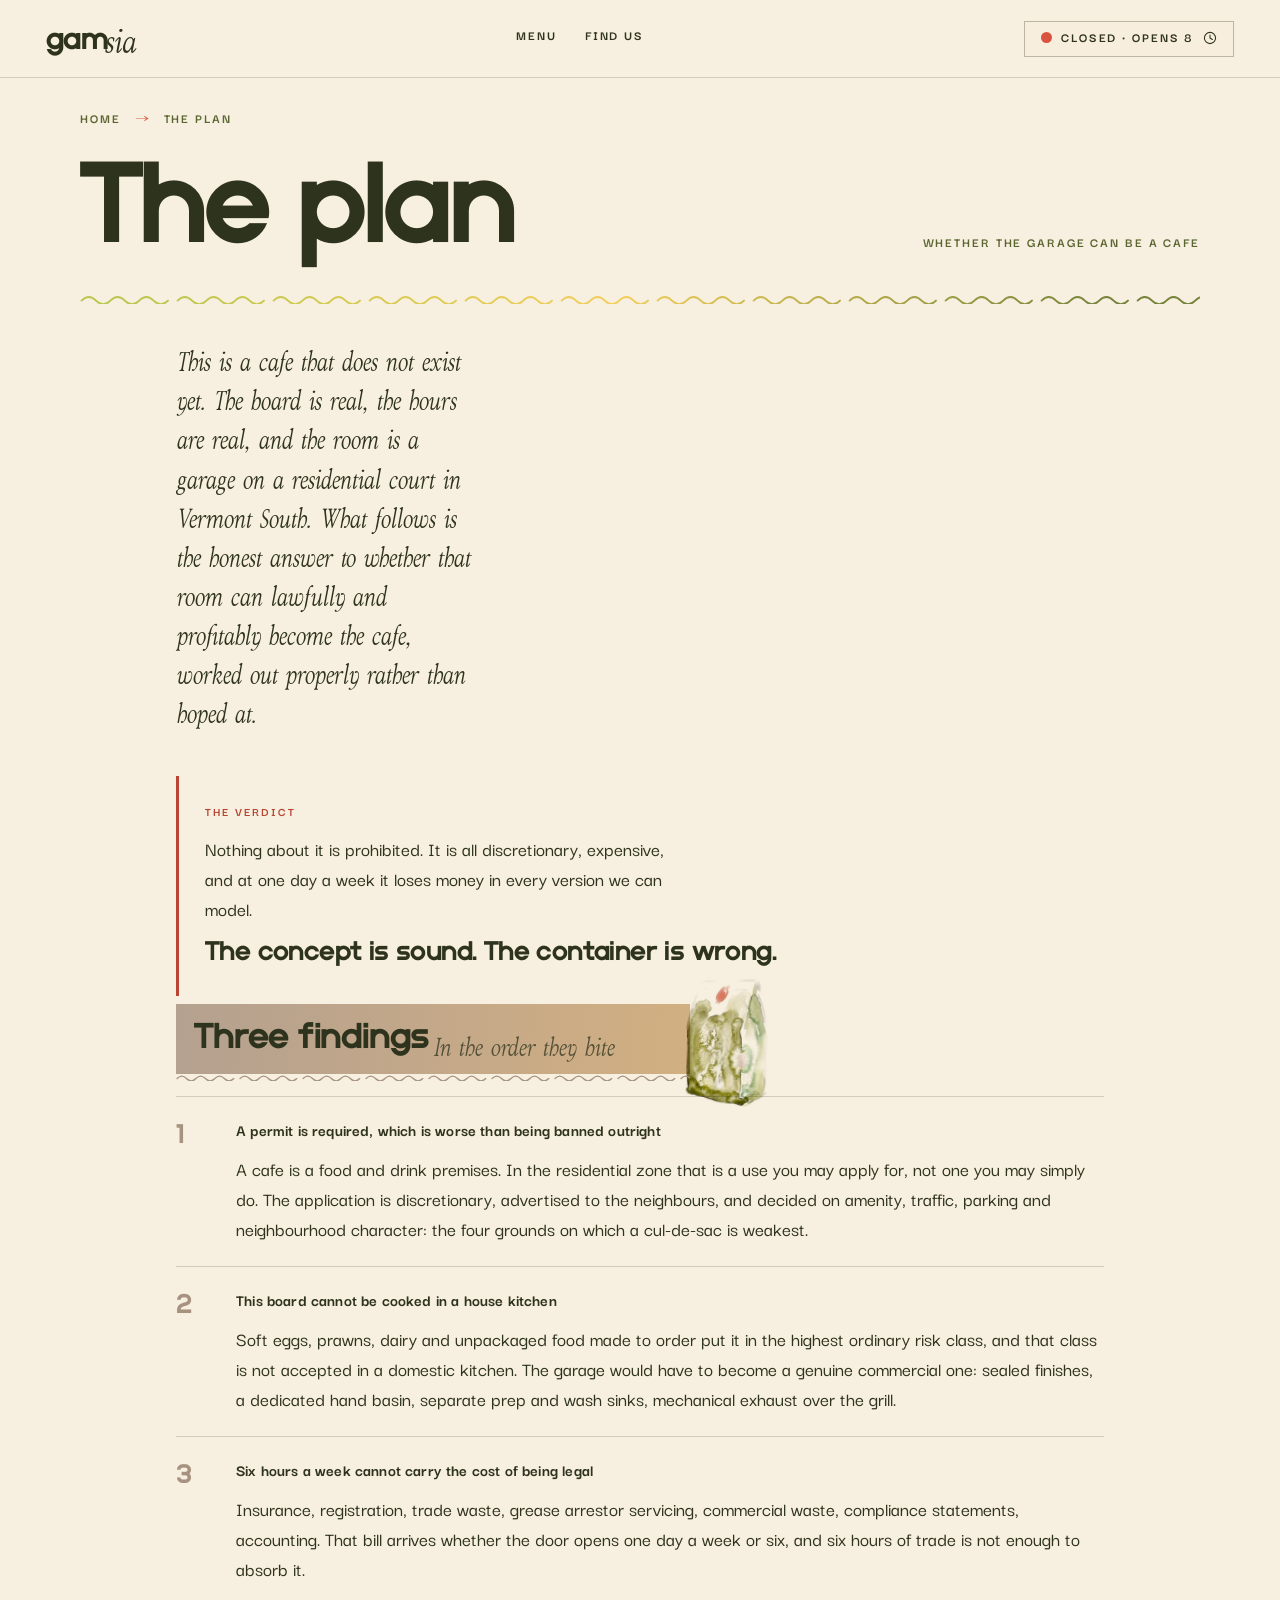
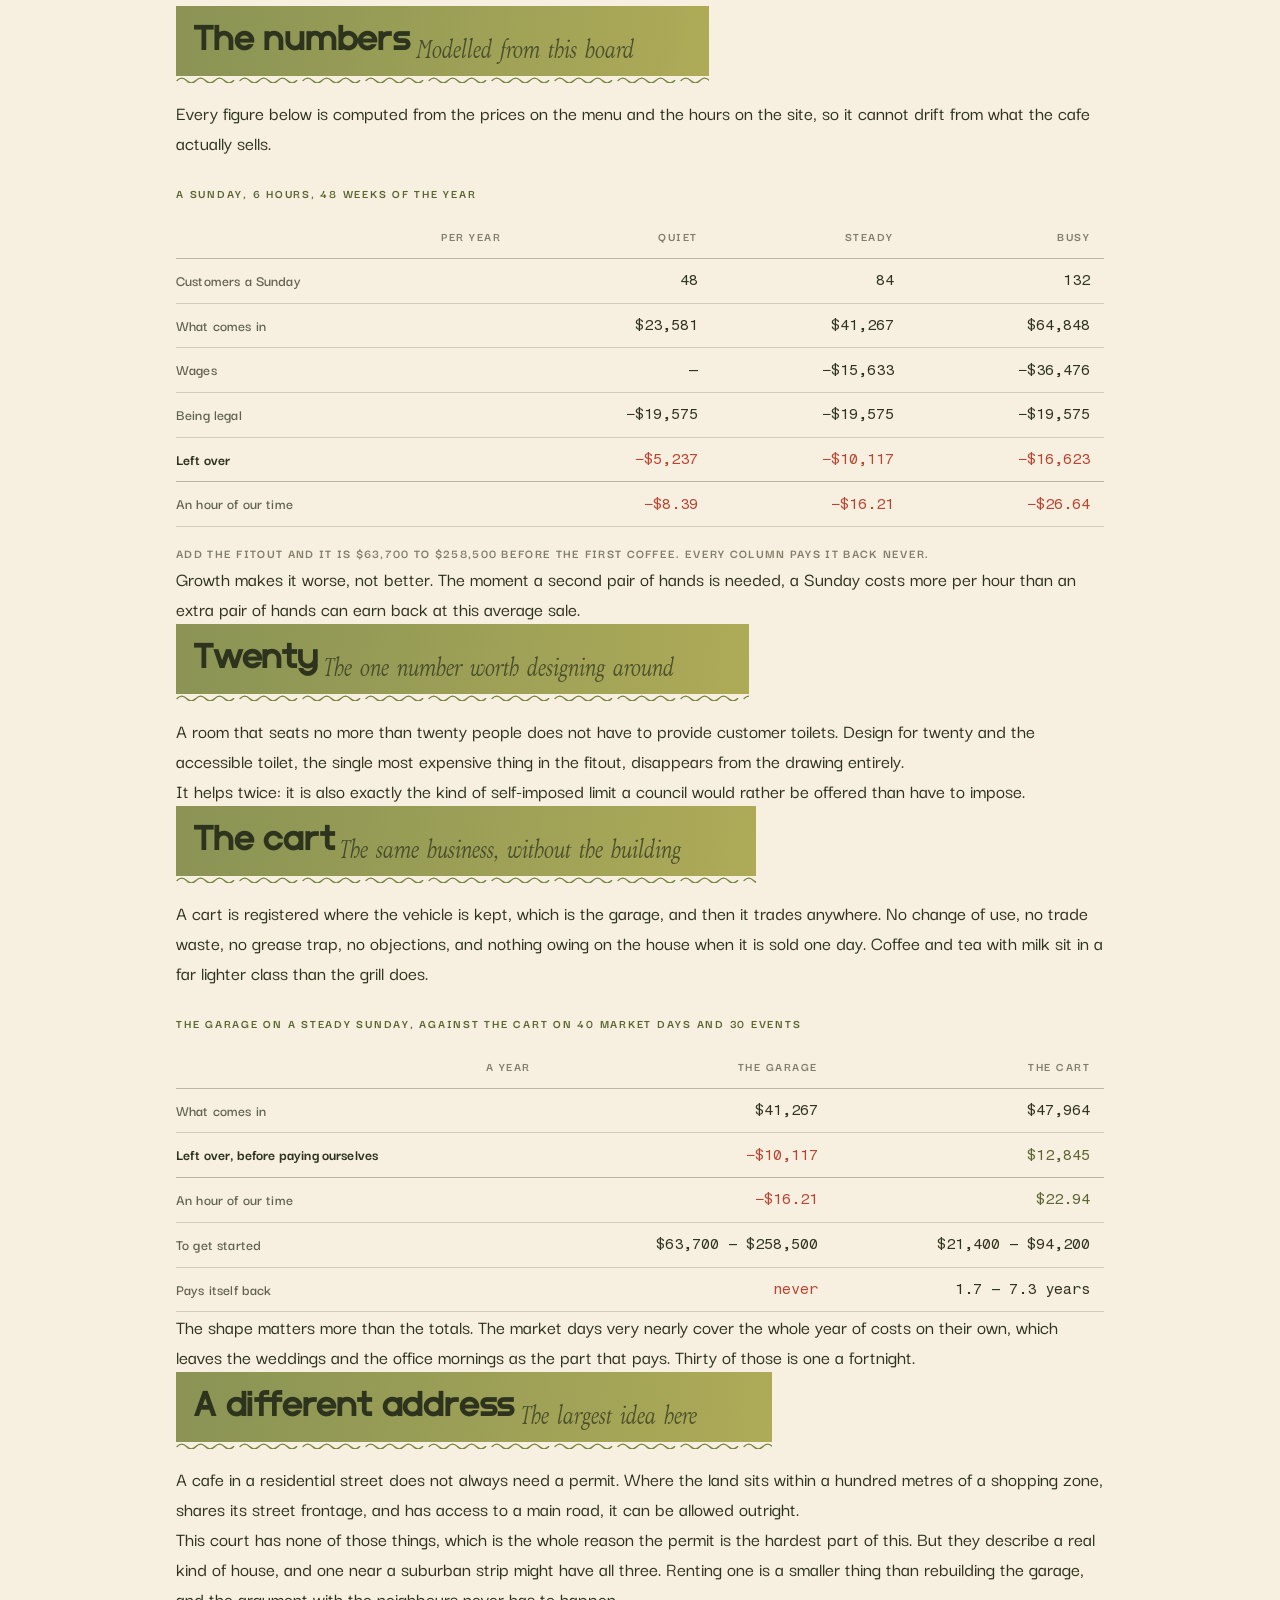
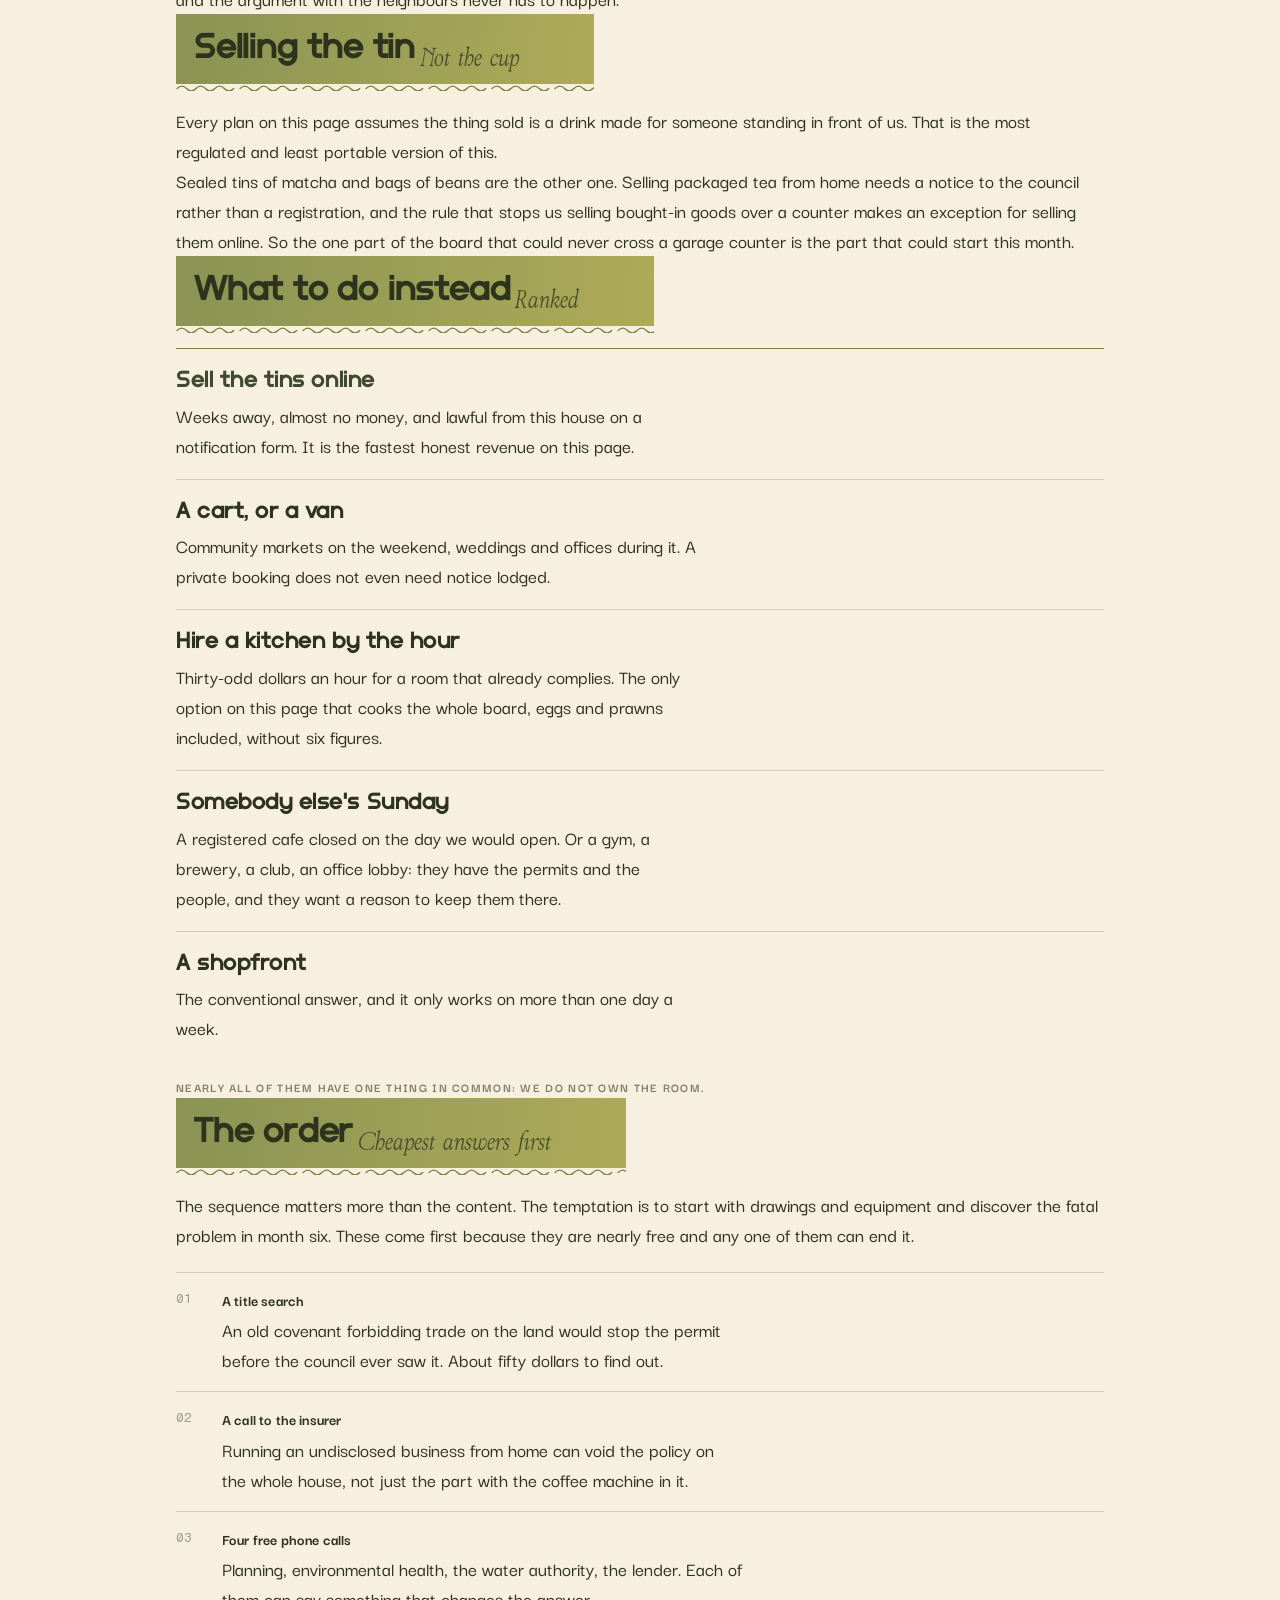
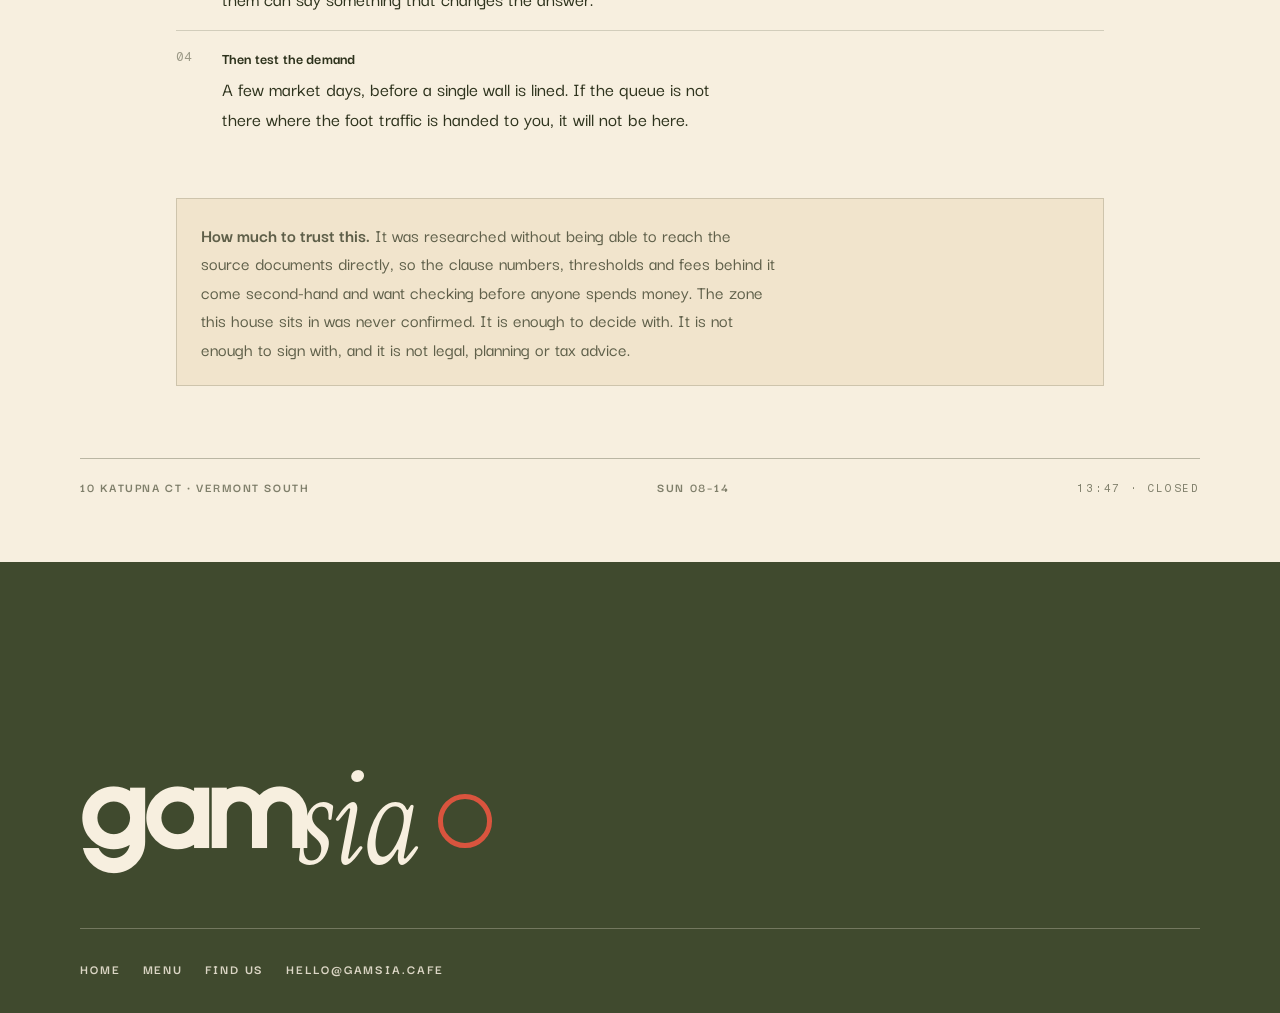
<file: plan.html>
<!doctype html>
<!-- plan.html: developer territory. Both figure tables are gen regions,
     rendered by tools/sync-static.mjs from the two models in
     docs/business-plan/model/: model.mjs writes figures.json for the garage,
     cart.mjs writes cart-figures.json for the comparison. Change an assumption,
     re-run that model with --write, re-run sync-static, and this page follows.
     Never hand-edit inside a gen region. -->
<html lang="en-AU" data-state="midday">
<head>
<meta charset="utf-8">
<meta name="viewport" content="width=device-width, initial-scale=1">

<title>The plan · gam sia</title>
<meta name="description" content="Whether a Sunday cafe can lawfully and profitably open out of the garage at Vermont South, what it would cost, and what to do instead.">

<link rel="canonical" href="https://itschriswang.github.io/VinsCafe/plan.html">
<meta property="og:type" content="website">
<meta property="og:site_name" content="gam sia">
<meta property="og:title" content="The plan · gam sia">
<meta property="og:description" content="What it would take to open the cafe out of the garage, what it would cost, and the honest answer.">
<meta property="og:url" content="https://itschriswang.github.io/VinsCafe/plan.html">
<meta property="og:image" content="https://itschriswang.github.io/VinsCafe/art/og-plan.jpg">
<meta property="og:image:width" content="1200">
<meta property="og:image:height" content="630">
<meta property="og:image:alt" content="The plan, hand-set beside a watercolour of a paper bag of coffee.">
<meta name="twitter:card" content="summary_large_image">

<link rel="preload" href="style.css" as="style">
<link rel="preload" href="fonts/oskon-italic.woff2" as="font" type="font/woff2" crossorigin>
<link rel="preload" href="fonts/epoch.otf" as="font" type="font/otf" crossorigin>
<link rel="preload" href="fonts/darker-grotesque-latin.woff2" as="font" type="font/woff2" crossorigin>
<link rel="preload" href="fonts/fragment-mono-latin.woff2" as="font" type="font/woff2" crossorigin>

<script src="config.js"></script>
<script src="app.js"></script>

<link rel="stylesheet" href="style.css">

<meta name="theme-color" content="#F7EFDF">
<link rel="icon" href="favicon.svg" type="image/svg+xml">
<link rel="icon" href="favicon.ico" sizes="32x32">
<link rel="apple-touch-icon" href="apple-touch-icon.png">

<!--gen:jsonld-->
<script type="application/ld+json" data-generated>
{
  "@context": "https://schema.org",
  "@type": "CafeOrCoffeeShop",
  "@id": "https://itschriswang.github.io/VinsCafe/#cafe",
  "name": "gam sia",
  "url": "https://itschriswang.github.io/VinsCafe/plan.html",
  "image": "https://itschriswang.github.io/VinsCafe/art/og-plan.jpg",
  "description": "What it would take to open gam sia out of the garage at 10 Katupna Ct, Vermont South.",
  "servesCuisine": [
    "Coffee",
    "Asian Fusion",
    "Vietnamese",
    "Singaporean",
    "Breakfast",
    "Sandwiches"
  ],
  "priceRange": "$$",
  "currenciesAccepted": "AUD",
  "hasMenu": "https://itschriswang.github.io/VinsCafe/menu.html",
  "telephone": "+61 3 9560 0417",
  "email": "hello@gamsia.cafe",
  "address": {
    "@type": "PostalAddress",
    "streetAddress": "10 Katupna Ct",
    "addressLocality": "Vermont South",
    "postalCode": "VIC 3133",
    "addressCountry": "AU"
  },
  "geo": {
    "@type": "GeoCoordinates",
    "latitude": -37.8511,
    "longitude": 145.1831
  },
  "openingHoursSpecification": [
    {
      "@type": "OpeningHoursSpecification",
      "dayOfWeek": [
        "Sunday"
      ],
      "opens": "08:00",
      "closes": "14:00"
    }
  ]
}
</script>
<!--/gen-->

<!--gen:breadcrumb-->
<script type="application/ld+json">
{
  "@context": "https://schema.org",
  "@type": "BreadcrumbList",
  "itemListElement": [
    {
      "@type": "ListItem",
      "position": 1,
      "name": "Home",
      "item": "https://itschriswang.github.io/VinsCafe/"
    },
    {
      "@type": "ListItem",
      "position": 2,
      "name": "The plan",
      "item": "https://itschriswang.github.io/VinsCafe/plan.html"
    }
  ]
}
</script>
<!--/gen-->
</head>

<body>

<header class="bar">
  <a class="wordmark" href="index.html" aria-label="gam sia, home"><span class="wm-a">gam</span><span class="wm-b">sia</span></a>

  <nav class="nav" aria-label="Primary">
    <a href="menu.html">Menu</a>
    <a href="find-us.html">Find us</a>
  </nav>

  <div class="ind">
    <button class="ind-trigger" type="button" aria-expanded="false" aria-controls="ind-panel" hidden>
      <span class="ind-dot" aria-hidden="true"></span>
      <span class="ind-label"></span>
      <span class="mark mark--hours" aria-hidden="true"></span>
    </button>
    <div class="ind-panel" id="ind-panel">
      <button class="ind-close" type="button" aria-label="Close hours">
        <span class="mark mark--close" aria-hidden="true"></span>
      </button>
      <p class="ind-title">Where and when</p>
      <p class="ind-addr">10 Katupna Ct<br>Vermont South VIC 3133</p>
      <div class="week" aria-hidden="true">
<!--gen:week-->
          <span class="week-day" title="Monday, closed"><span class="week-letter">M</span><span class="week-mark"><span class="week-bar"></span></span></span>
          <span class="week-day" title="Tuesday, closed"><span class="week-letter">T</span><span class="week-mark"><span class="week-bar"></span></span></span>
          <span class="week-day" title="Wednesday, closed"><span class="week-letter">W</span><span class="week-mark"><span class="week-bar"></span></span></span>
          <span class="week-day" title="Thursday, closed"><span class="week-letter">T</span><span class="week-mark"><span class="week-bar"></span></span></span>
          <span class="week-day" title="Friday, closed"><span class="week-letter">F</span><span class="week-mark"><span class="week-bar"></span></span></span>
          <span class="week-day" title="Saturday, closed"><span class="week-letter">S</span><span class="week-mark"><span class="week-bar"></span></span></span>
          <span class="week-day is-open" title="Sunday, open 08 to 14"><span class="week-letter">S</span><span class="week-mark"><span class="week-bar"></span></span></span>
<!--/gen-->
      </div>
      <dl class="hours">
<!--gen:hours-->
        <dt>Sun</dt><dd>08 – 14</dd>
        <dt>Mon–Sat</dt><dd>Closed</dd>
<!--/gen-->
      </dl>
    </div>
  </div>
</header>

<main class="page">
  <div class="page-inner">

    <nav class="crumbs" aria-label="Breadcrumb">
      <ol>
        <li><a href="index.html">Home</a></li>
        <li aria-current="page">The plan</li>
      </ol>
    </nav>

    <div class="page-head">
      <h1>The plan</h1>
      <p class="page-meta">Whether the garage can be a cafe</p>
    </div>
    <div class="page-rule" aria-hidden="true"></div>

    <div class="plan">

      <p class="plan-lede">This is a cafe that does not exist yet. The board is
      real, the hours are real, and the room is a garage on a residential court
      in Vermont South. What follows is the honest answer to whether that room
      can lawfully and profitably become the cafe, worked out properly rather
      than hoped at.</p>

      <div class="plan-verdict">
        <p class="plan-verdict-label">The verdict</p>
        <p>Nothing about it is prohibited. It is all discretionary, expensive,
        and at one day a week it loses money in every version we can model.</p>
        <p class="plan-verdict-sub">The concept is sound. The container is
        wrong.</p>
      </div>

      <section class="sec">
        <div class="sec-head"><h2 class="sec-name">Three findings</h2><p class="sec-note">In the order they bite</p><img class="spot spot--beans" width="200" height="228"
             alt="Watercolour of a paper bag of coffee, the dark green showing through the sides."
             loading="lazy" decoding="async"
             sizes="(max-width:719px) 170px, (max-width:1179px) 160px, 200px"
             srcset="art/spot-beans-200w.avif 200w, art/spot-beans-400w.avif 400w"
             src="art/spot-beans-400w.webp"></div>

        <ol class="plan-finds">
          <li>
            <h3>A permit is required, which is worse than being banned outright</h3>
            <p>A cafe is a food and drink premises. In the residential zone that
            is a use you may apply for, not one you may simply do. The
            application is discretionary, advertised to the neighbours, and
            decided on amenity, traffic, parking and neighbourhood character:
            the four grounds on which a cul-de-sac is weakest.</p>
          </li>
          <li>
            <h3>This board cannot be cooked in a house kitchen</h3>
            <p>Soft eggs, prawns, dairy and unpackaged food made to order put it
            in the highest ordinary risk class, and that class is not accepted
            in a domestic kitchen. The garage would have to become a genuine
            commercial one: sealed finishes, a dedicated hand basin, separate
            prep and wash sinks, mechanical exhaust over the grill.</p>
          </li>
          <li>
            <h3>Six hours a week cannot carry the cost of being legal</h3>
            <p>Insurance, registration, trade waste, grease arrestor servicing,
            commercial waste, compliance statements, accounting. That bill
            arrives whether the door opens one day a week or six, and six hours
            of trade is not enough to absorb it.</p>
          </li>
        </ol>
      </section>

      <section class="sec sec--flip">
        <div class="sec-head"><h2 class="sec-name">The numbers</h2><p class="sec-note">Modelled from this board</p></div>

        <p>Every figure below is computed from the prices on the menu and the
        hours on the site, so it cannot drift from what the cafe actually sells.</p>

<!--gen:plan-numbers-->
      <div class="plan-table-wrap">
      <table class="plan-table">
        <caption>A Sunday, 6 hours, 48 weeks of the year</caption>
        <thead><tr><th scope="col">Per year</th><th scope="col">Quiet</th><th scope="col">Steady</th><th scope="col">Busy</th></tr></thead>
        <tbody>
        <tr><th scope="row">Customers a Sunday</th><td>48</td><td>84</td><td>132</td></tr>
        <tr><th scope="row">What comes in</th><td>$23,581</td><td>$41,267</td><td>$64,848</td></tr>
        <tr><th scope="row">Wages</th><td>—</td><td>−$15,633</td><td>−$36,476</td></tr>
        <tr><th scope="row">Being legal</th><td>−$19,575</td><td>−$19,575</td><td>−$19,575</td></tr>
        <tr class="is-total"><th scope="row">Left over</th><td><span class="is-loss">−$5,237</span></td><td><span class="is-loss">−$10,117</span></td><td><span class="is-loss">−$16,623</span></td></tr>
        <tr><th scope="row">An hour of our time</th><td><span class="is-loss">−$8.39</span></td><td><span class="is-loss">−$16.21</span></td><td><span class="is-loss">−$26.64</span></td></tr>
        </tbody>
      </table>
      </div>
      <p class="plan-table-foot">Add the fitout and it is $63,700 to $258,500 before the first coffee. Every column pays it back never.</p>
<!--/gen-->

        <p>Growth makes it worse, not better. The moment a second pair of hands
        is needed, a Sunday costs more per hour than an extra pair of hands can
        earn back at this average sale.</p>
      </section>

      <section class="sec">
        <div class="sec-head"><h2 class="sec-name">Twenty</h2><p class="sec-note">The one number worth designing around</p></div>
        <p>A room that seats no more than twenty people does not have to provide
        customer toilets. Design for twenty and the accessible toilet, the
        single most expensive thing in the fitout, disappears from the drawing
        entirely.</p>
        <p>It helps twice: it is also exactly the kind of self-imposed limit a
        council would rather be offered than have to impose.</p>
      </section>

      <section class="sec sec--flip">
        <!-- No painting on this head. The spots hang above their bar and reach
             back up the page, and here that put a tumbler of cold brew across
             the last line of Twenty. One painting is enough on a page that is
             mostly argument. -->
        <div class="sec-head"><h2 class="sec-name">The cart</h2><p class="sec-note">The same business, without the building</p></div>

        <p>A cart is registered where the vehicle is kept, which is the garage,
        and then it trades anywhere. No change of use, no trade waste, no
        grease trap, no objections, and nothing owing on the house when it is
        sold one day. Coffee and tea with milk sit in a far lighter class than
        the grill does.</p>

<!--gen:cart-numbers-->
      <div class="plan-table-wrap">
      <table class="plan-table">
        <caption>The garage on a steady Sunday, against the cart
          on 40 market days and 30 events</caption>
        <thead><tr><th scope="col">A year</th><th scope="col">The garage</th><th scope="col">The cart</th></tr></thead>
        <tbody>
        <tr><th scope="row">What comes in</th><td>$41,267</td><td>$47,964</td></tr>
        <tr class="is-total"><th scope="row">Left over, before paying ourselves</th><td><span class="is-loss">−$10,117</span></td><td><span class="is-gain">$12,845</span></td></tr>
        <tr><th scope="row">An hour of our time</th><td><span class="is-loss">−$16.21</span></td><td><span class="is-gain">$22.94</span></td></tr>
        <tr><th scope="row">To get started</th><td>$63,700 – $258,500</td><td>$21,400 – $94,200</td></tr>
        <tr><th scope="row">Pays itself back</th><td><span class="is-loss">never</span></td><td>1.7 – 7.3 years</td></tr>
        </tbody>
      </table>
      </div>
<!--/gen-->

        <p>The shape matters more than the totals. The market days very nearly
        cover the whole year of costs on their own, which leaves the weddings
        and the office mornings as the part that pays. Thirty of those is one a
        fortnight.</p>
      </section>

      <section class="sec">
        <div class="sec-head"><h2 class="sec-name">A different address</h2><p class="sec-note">The largest idea here</p></div>
        <p>A cafe in a residential street does not always need a permit. Where
        the land sits within a hundred metres of a shopping zone, shares its
        street frontage, and has access to a main road, it can be allowed
        outright.</p>
        <p>This court has none of those things, which is the whole reason the
        permit is the hardest part of this. But they describe a real kind of
        house, and one near a suburban strip might have all three. Renting one
        is a smaller thing than rebuilding the garage, and the argument with
        the neighbours never has to happen.</p>
      </section>

      <section class="sec sec--flip">
        <div class="sec-head"><h2 class="sec-name">Selling the tin</h2><p class="sec-note">Not the cup</p></div>
        <p>Every plan on this page assumes the thing sold is a drink made for
        someone standing in front of us. That is the most regulated and least
        portable version of this.</p>
        <p>Sealed tins of matcha and bags of beans are the other one. Selling
        packaged tea from home needs a notice to the council rather than a
        registration, and the rule that stops us selling bought-in goods over a
        counter makes an exception for selling them online. So the one part of
        the board that could never cross a garage counter is the part that
        could start this month.</p>
      </section>

      <section class="sec">
        <div class="sec-head"><h2 class="sec-name">What to do instead</h2><p class="sec-note">Ranked</p></div>

        <ul class="plan-rank">
          <li class="is-first">
            <span class="plan-rank-name">Sell the tins online</span>
            <span class="plan-rank-note">Weeks away, almost no money, and lawful from this house on a notification form. It is the fastest honest revenue on this page.</span>
          </li>
          <li>
            <span class="plan-rank-name">A cart, or a van</span>
            <span class="plan-rank-note">Community markets on the weekend, weddings and offices during it. A private booking does not even need notice lodged.</span>
          </li>
          <li>
            <span class="plan-rank-name">Hire a kitchen by the hour</span>
            <span class="plan-rank-note">Thirty-odd dollars an hour for a room that already complies. The only option on this page that cooks the whole board, eggs and prawns included, without six figures.</span>
          </li>
          <li>
            <span class="plan-rank-name">Somebody else's Sunday</span>
            <span class="plan-rank-note">A registered cafe closed on the day we would open. Or a gym, a brewery, a club, an office lobby: they have the permits and the people, and they want a reason to keep them there.</span>
          </li>
          <li>
            <span class="plan-rank-name">A shopfront</span>
            <span class="plan-rank-note">The conventional answer, and it only works on more than one day a week.</span>
          </li>
        </ul>

        <p class="plan-table-foot">Nearly all of them have one thing in common: we do not own the room.</p>
      </section>

      <section class="sec">
        <div class="sec-head"><h2 class="sec-name">The order</h2><p class="sec-note">Cheapest answers first</p></div>
        <p>The sequence matters more than the content. The temptation is to
        start with drawings and equipment and discover the fatal problem in
        month six. These come first because they are nearly free and any one of
        them can end it.</p>

        <ol class="plan-steps">
          <li><span class="plan-step-k">A title search</span><span class="plan-step-b">An old covenant forbidding trade on the land would stop the permit before the council ever saw it. About fifty dollars to find out.</span></li>
          <li><span class="plan-step-k">A call to the insurer</span><span class="plan-step-b">Running an undisclosed business from home can void the policy on the whole house, not just the part with the coffee machine in it.</span></li>
          <li><span class="plan-step-k">Four free phone calls</span><span class="plan-step-b">Planning, environmental health, the water authority, the lender. Each of them can say something that changes the answer.</span></li>
          <li><span class="plan-step-k">Then test the demand</span><span class="plan-step-b">A few market days, before a single wall is lined. If the queue is not there where the foot traffic is handed to you, it will not be here.</span></li>
        </ol>
      </section>

      <div class="plan-note">
        <p><strong>How much to trust this.</strong> It was researched without
        being able to reach the source documents directly, so the clause
        numbers, thresholds and fees behind it come second-hand and want
        checking before anyone spends money. The zone this house sits in was
        never confirmed. It is enough to decide with. It is not enough to sign
        with, and it is not legal, planning or tax advice.</p>
      </div>

    </div>

    <div class="board-foot">
      <div class="foot-inner">
        <span>10 Katupna Ct · Vermont South</span>
        <span class="foot-hours"><!--gen:hours-summary-->Sun 08–14<!--/gen--></span>
        <span class="stamp"></span>
      </div>
    </div>

  </div>

  <script>if (window.GamSia) GamSia.paint();</script>
</main>

<footer class="foot">
  <p class="foot-sign" aria-hidden="true"><span class="wm-a">gam</span><span class="wm-b">sia</span><span class="foot-sun"></span></p>
  <div class="foot-inner">
    <nav class="foot-nav" aria-label="Footer">
      <a href="index.html">Home</a>
      <a href="menu.html">Menu</a>
      <a href="find-us.html">Find us</a>
      <a href="mailto:hello@gamsia.cafe">hello@gamsia.cafe</a>
    </nav>
  </div>
</footer>

</body>
</html>
</file>
<file: style.css>
/* style.css: developer territory. The owner edits menu.json and config.js, not this. */

/* ---------------------------------------------------------------- type ---
   Four families, with a clear division of labour.

   Epoch is the display face and the voice of the site: geometric, one weight,
   built rather than written. It carries the wordmark, the headlines and the
   section names — anything set large.

   Oskon 90s stays, italic only, and is now the hand: section notes, the
   standfirst, the asides. It never carries anything a visitor has to act on.

   Darker Grotesque is the body sans. Fragment Mono keeps the small utility
   type: prices, timestamps, hours, anywhere tabular numbers matter.

   Epoch ships as the supplied OTF, unsubsetted and unconverted, because its
   licence forbids modifying the file. That costs about 20KB over a WOFF2 and
   is the honest way to use it. fonts/LICENSE-Epoch.txt is the licence. */

@font-face {
  font-family: 'Epoch';
  font-style: normal;
  font-weight: 400;
  font-display: swap;
  src: url('fonts/epoch.otf') format('opentype');
}
@font-face {
  font-family: 'Oskon';
  font-style: normal;
  font-weight: 400;
  font-display: swap;
  src: url('fonts/oskon-regular.woff2') format('woff2');
}
@font-face {
  font-family: 'Oskon';
  font-style: italic;
  font-weight: 400;
  font-display: swap;
  src: url('fonts/oskon-italic.woff2') format('woff2');
}
@font-face {
  font-family: 'Oskon';
  font-style: normal;
  font-weight: 300;
  font-display: swap;
  src: url('fonts/oskon-light.woff2') format('woff2');
}
@font-face {
  font-family: 'Darker Grotesque';
  font-style: normal;
  font-weight: 300 900;
  font-display: swap;
  src: url('fonts/darker-grotesque-latin.woff2') format('woff2');
  unicode-range: U+0000-00FF, U+0131, U+0152-0153, U+02BB-02BC, U+02C6, U+02DA,
    U+02DC, U+0304, U+0308, U+0329, U+2000-206F, U+20AC, U+2122, U+2191,
    U+2193, U+2212, U+2215, U+FEFF, U+FFFD;
}
@font-face {
  font-family: 'Fragment Mono';
  font-style: normal;
  font-weight: 400;
  font-display: swap;
  src: url('fonts/fragment-mono-latin.woff2') format('woff2');
  unicode-range: U+0000-00FF, U+0131, U+0152-0153, U+02BB-02BC, U+02C6, U+02DA,
    U+02DC, U+0304, U+0308, U+0329, U+2000-206F, U+2074, U+20AC, U+2122, U+2191,
    U+2193, U+2212, U+2215, U+FEFF, U+FFFD;
}

/* -------------------------------------------------------------- tokens ---
   The palette is lifted straight from the gouache paintings: cream paper,
   two greens, butter yellow, blush, a dusty sky blue, and the one red sun
   that appears in every landscape. The sun is the accent everywhere. */

:root {
  --paper:  #F7EFDF;   /* the sheet everything sits on */
  --paper-2:#F1E4CC;   /* a warmer second sheet */
  --ink:    #2E331D;   /* deep forest, the text colour; warmed toward the paintings' olive */
  --pine:   #404A2E;   /* dark green blocks, warmed the same way */
  /* The ink pushed down to near-black, used for exactly one full-bleed field
     on the site. Paper on it measures 14.9:1, butter 11.5:1. */
  --dark:   #1B1E13;
  --moss:   #75823A;   /* olive mid-green */
  --butter: #F3CE5C;   /* butter yellow */
  --blush:  #F4CDBA;   /* blush pink wash */
  --rose:   #E39FA6;   /* pink cloud */
  --sky:    #A9BDCE;   /* dusty blue */
  --sun:    #D9543E;   /* the red sun */
  --sun-deep: #B84431; /* the sun as a text/UI colour: 4.7:1 on paper */
  --sun-press: #9C3826;
  --moss-text: #5A6530; /* moss dark enough to carry small type */

  /* Five more, lifted off a pair of gouache landscapes: the acid yellow-green
     the low sun puts on grass, the periwinkle a sky sits on before it turns,
     the chalk of a bare peak, the pink left in a crevice once the light has
     gone over the ridge, and the amber of the flowers in the foreground.
     These are painting colours. They tint a rule and a hover and they never
     carry type, which is why none of them needs to clear a contrast bar. */
  --lichen:   #B9C74F;
  --lavender: #AFB0CE;
  --clay:     #E0CCC0;
  --peony:    #E4536B;
  --amber:    #E8A33D;
  /* Clay is the lit face of the chalk peak and is invisible as a mark on
     cream: 1.36:1. This is the shaded face of the same rock, and the only
     thing it is for is being seen — the same job --sun-deep and --moss-text
     already do for their own colours. 2.7:1 on paper, brighter than the
     lavender rule that reads perfectly well at 1.9:1. */
  --clay-deep: #A79280;

  --ink-12: rgba(46, 51, 29, 0.12);
  --ink-18: rgba(46, 51, 29, 0.18);
  --ink-30: rgba(46, 51, 29, 0.30);
  --ink-45: rgba(46, 51, 29, 0.45);
  --ink-60: rgba(46, 51, 29, 0.60);
  --ink-75: rgba(46, 51, 29, 0.75);
  --cream-85: rgba(247, 239, 223, 0.85);
  --cream-35: rgba(247, 239, 223, 0.35);

  /* --display is set large and never small; --serif is now italic-only and
     only ever carries an aside. See the note at the top of the file. */
  --display: 'Epoch', 'Helvetica Neue', Arial, sans-serif;
  --serif: 'Oskon', Georgia, 'Times New Roman', serif;
  --sans: 'Darker Grotesque', 'Helvetica Neue', Arial, sans-serif;
  --mono: 'Fragment Mono', ui-monospace, SFMono-Regular, Menlo, monospace;

  /* Oskon reads a size smaller than Epoch at the same em — lower x-height,
     finer strokes. Every place the two sit together winds the italic up by
     this much so they land level. */
  --italic-up: 1.17;

  --ease-out: cubic-bezier(0.2, 0.7, 0.2, 1);
  --ease-spring: cubic-bezier(0.22, 1, 0.36, 1);

  --bar-h: 78px;
  --gutter: clamp(20px, 3.57vw, 56px);

  /* Menu page: the two type columns hold 660px between them and the margins
     take whatever is left, up to the 230px the spots hang in. */
  --board-w: 1120px;
  /* This used to be 230px, and every pixel of it was there to hold a painting
     hanging in the outer margin. The paintings live in the section bars now,
     so the margin went back to the columns: they were 302px, which is not wide
     enough for a name, its italic note and the bar's own end on one line. */
  --board-margin: 96px;
}

/* Each time of day tints the interface a little, so the UI follows the
   painting instead of ignoring it. */
/* Three pigments per hour, not one, because that is how many are on the brush
   in the landscapes these come from: a sky is never a single colour across a
   sheet. The rule is painted with them and the hover is mixed from the first,
   so the time of day reaches the board and not only the hero. */
[data-state='morning'] {
  --accent: var(--sky);    --accent-ink: var(--ink);
  --rule-1: var(--lavender); --rule-2: var(--sky);    --rule-3: var(--lichen);
}
[data-state='midday'] {
  --accent: var(--butter); --accent-ink: var(--ink);
  --rule-1: var(--lichen);   --rule-2: var(--butter); --rule-3: var(--moss);
}
[data-state='late'] {
  --accent: var(--rose);   --accent-ink: var(--ink);
  --rule-1: var(--amber);    --rule-2: var(--peony);  --rule-3: var(--rose);
}
[data-state='closed'] {
  --accent: var(--blush);  --accent-ink: var(--ink);
  --rule-1: var(--clay);     --rule-2: var(--lavender); --rule-3: var(--sky);
}

/* ---------------------------------------------------------------- base --- */

*, *::before, *::after { box-sizing: border-box; }

html {
  background: var(--paper);
  -webkit-text-size-adjust: 100%;
}

body {
  margin: 0;
  background: var(--paper);
  color: var(--ink);
  font: 500 20px/1.5 var(--sans);
  font-synthesis: none;
  -webkit-font-smoothing: antialiased;
  text-rendering: optimizeLegibility;
}

h1, h2, h3, p, figure, ul, ol, dl, dd { margin: 0; }
ul, ol { padding: 0; list-style: none; }
img, svg, canvas { display: block; max-width: 100%; }
button { font: inherit; color: inherit; }

a {
  color: var(--sun-deep);
  text-decoration-thickness: 1.5px;
  text-underline-offset: 3px;
  transition: color 140ms var(--ease-out);
}
a:hover { color: var(--sun-press); }

::selection { background: var(--butter); color: var(--ink); }

:focus-visible {
  outline: 2px solid var(--sun-deep);
  outline-offset: 3px;
  border-radius: 2px;
}
/* On pine grounds the sun ring cannot be seen; butter can. */
[data-state='closed'] .bar :focus-visible,
[data-state='closed'] .hero-type :focus-visible,
.visit :focus-visible,
.foot :focus-visible { outline-color: var(--butter); }
/* Pills take a pill-shaped ring. */
.nav a:focus-visible, .ind-trigger:focus-visible,
.hero-onward:focus-visible { border-radius: 999px; }

.vh {
  position: absolute;
  width: 1px; height: 1px;
  margin: -1px; padding: 0;
  overflow: hidden;
  clip-path: inset(50%);
  white-space: nowrap;
}

/* --------------------------------------------------------------- marks ---
   CSS-masked line icons, one edit point for all pages. Painted in the sun
   red so they read as part of the accent system. */

:root {
  --mk-hours:  url("data:image/svg+xml,%3Csvg xmlns='http://www.w3.org/2000/svg' viewBox='0 0 26 26' fill='none' stroke='%23000' stroke-width='2' stroke-linecap='round' stroke-linejoin='round'%3E%3Ccircle cx='13' cy='13' r='10.4'/%3E%3Cpath d='M13 7.4V13l4.4 2.8'/%3E%3C/svg%3E");
  --mk-findus: url("data:image/svg+xml,%3Csvg xmlns='http://www.w3.org/2000/svg' viewBox='0 0 26 26' fill='none' stroke='%23000' stroke-width='2' stroke-linecap='round' stroke-linejoin='round'%3E%3Cpath d='M13 24.2s8.4-8.2 8.4-13.4a8.4 8.4 0 10-16.8 0C4.6 16 13 24.2 13 24.2z'/%3E%3Ccircle cx='13' cy='10.6' r='2.9'/%3E%3C/svg%3E");
  --mk-onward: url("data:image/svg+xml,%3Csvg xmlns='http://www.w3.org/2000/svg' viewBox='0 0 26 26' preserveAspectRatio='none' fill='none' stroke='%23000' stroke-width='2' stroke-linecap='round' stroke-linejoin='round'%3E%3Cpath d='M2.6 13h19M16.6 7.4L22.2 13l-5.6 5.6'/%3E%3C/svg%3E");
  --mk-note:   url("data:image/svg+xml,%3Csvg xmlns='http://www.w3.org/2000/svg' viewBox='0 0 26 26' fill='none' stroke='%23000' stroke-width='2' stroke-linecap='round'%3E%3Cpath d='M13 2.6v20.8M3.8 7.8l18.4 10.4M22.2 7.8L3.8 18.2'/%3E%3C/svg%3E");
  --mk-board:  url("data:image/svg+xml,%3Csvg xmlns='http://www.w3.org/2000/svg' viewBox='0 0 26 26' fill='none' stroke='%23000' stroke-width='2' stroke-linecap='round'%3E%3Cpath d='M3.4 8.2h19.2M3.4 13h14.2M3.4 17.8h17'/%3E%3C/svg%3E");
  --mk-close:  url("data:image/svg+xml,%3Csvg xmlns='http://www.w3.org/2000/svg' viewBox='0 0 26 26' fill='none' stroke='%23000' stroke-width='2' stroke-linecap='round'%3E%3Cpath d='M6.4 6.4l13.2 13.2M19.6 6.4L6.4 19.6'/%3E%3C/svg%3E");
  /* a hand-drawn squiggle, used as the site's rule */
  --squiggle: url("data:image/svg+xml,%3Csvg xmlns='http://www.w3.org/2000/svg' viewBox='0 0 120 12' fill='none' stroke='%23000' stroke-width='2.4' stroke-linecap='round'%3E%3Cpath d='M2 8c6-6 12-6 18 0s12 6 18 0 12-6 18 0 12 6 18 0 12-6 18 0 12 6 18 0'/%3E%3C/svg%3E");
}

.mark {
  flex: none;
  display: block;
  width: var(--mark-size, 14px);
  height: var(--mark-size, 14px);
  background-color: var(--mark-color, var(--sun));
  -webkit-mask-repeat: no-repeat; mask-repeat: no-repeat;
  -webkit-mask-position: center;  mask-position: center;
  -webkit-mask-size: contain;     mask-size: contain;
}
.mark--hours  { -webkit-mask-image: var(--mk-hours);  mask-image: var(--mk-hours); }
.mark--findus { -webkit-mask-image: var(--mk-findus); mask-image: var(--mk-findus); }
.mark--note   { -webkit-mask-image: var(--mk-note);   mask-image: var(--mk-note); }
.mark--board  { -webkit-mask-image: var(--mk-board);  mask-image: var(--mk-board); }
.mark--close  { -webkit-mask-image: var(--mk-close);  mask-image: var(--mk-close); }
.mark--onward {
  -webkit-mask-image: var(--mk-onward); mask-image: var(--mk-onward);
  width: 18px; height: 10px;
  -webkit-mask-size: 100% 100%; mask-size: 100% 100%;
  transition: transform 180ms var(--ease-spring);
}
a:hover > .mark--onward, button:hover > .mark--onward { transform: translateX(4px); }

/* The squiggle rule: pigment-coloured, repeats to fill its box.

   Painted along its length rather than filled flat, with the hour's three
   pigments, the way one stroke of a loaded brush changes colour as it crosses
   a sheet. The mask means only the squiggle takes any of it. The flat colour
   underneath is not decoration: a browser that will not interpolate a gradient
   in Oklch drops the whole background-image and keeps the rule. */
.hero-rule, .page-rule {
  height: 10px;
  background-color: var(--rule-2, var(--sun));
  background-image: linear-gradient(in oklch 90deg,
    var(--rule-1, var(--sun)) 4%,
    var(--rule-2, var(--sun)) 48%,
    var(--rule-3, var(--sun)) 92%);
  -webkit-mask-image: var(--squiggle); mask-image: var(--squiggle);
  -webkit-mask-repeat: repeat-x; mask-repeat: repeat-x;
  -webkit-mask-size: 96px 10px; mask-size: 96px 10px;
  -webkit-mask-position: left center; mask-position: left center;
}


/* ----------------------------------------------------------------- bar --- */

.bar {
  position: relative;
  z-index: 4;
  min-height: var(--bar-h);
  display: flex;
  align-items: center;
  justify-content: space-between;
  gap: 20px;
  padding: 0 var(--gutter);
  border-bottom: 1px solid var(--ink-18);
  background: var(--paper);
}

.hero > .bar {
  position: absolute;
  inset: 0 0 auto;
  background: linear-gradient(180deg, var(--cream-85), rgba(247, 239, 223, 0));
  border-bottom: none;
}

/* The lockup: half built, half written. "sia" slides back under the m and sits
   a touch lower, so the italic's entry stroke crosses the geometric.

   It has a floor. Below about 28px the italic's entry stroke merges with the m
   and it stops reading as two words, so anything smaller sets the two parts
   apart with a normal space instead. There is no such place on the site today;
   the rule is here so adding one cannot break the mark silently. */
.wordmark {
  font: 400 34px/1 var(--display);
  color: var(--ink);
  letter-spacing: -0.045em;
  text-decoration: none;
  white-space: nowrap;
  transition: opacity 200ms var(--ease-out);
}
.wordmark .wm-b {
  font: italic 400 calc(1.04em * 1) var(--serif);
  letter-spacing: 0;
  margin-left: -0.08em;
  display: inline-block;
  transform: translateY(0.11em);
}
@media (max-width: 400px) {
  .wordmark { font-size: 28px; }
}
@media (hover: hover) and (pointer: fine) {
  .wordmark:hover { color: var(--ink); opacity: 0.72; }
}

.nav {
  display: flex;
  gap: 28px;
  font: 700 13.5px/1 var(--sans);
  letter-spacing: 0.14em;
  text-transform: uppercase;
}
.nav a {
  color: var(--ink);
  text-decoration: none;
  padding-bottom: 4px;
  border-bottom: 2px solid transparent;
  transition: color 160ms var(--ease-out), border-color 160ms var(--ease-out);
}
@media (hover: hover) and (pointer: fine) {
  .nav a:hover { color: var(--sun-deep); border-bottom-color: var(--sun); }
}
.nav a[aria-current='page'] { border-bottom-color: var(--sun); }

/* Closed takes a solid pine bar; nav goes cream. */
[data-state='closed'] .hero > .bar { background: var(--pine); border-bottom-color: transparent; }
[data-state='closed'] .hero .wordmark { color: var(--paper); }
[data-state='closed'] .hero .nav a { color: var(--cream-85); }
[data-state='closed'] .hero .nav a:hover { color: var(--paper); border-bottom-color: var(--butter); }
[data-state='closed'] .hero .nav a[aria-current='page'] { color: var(--paper); border-bottom-color: var(--butter); }
[data-state='closed'] .hero .ind-label { color: var(--paper); }

/* ----------------------------------------------------------- indicator ---
   Top right of every page: a pill that answers "open or not". Without JS the
   trigger is hidden and the panel is in flow, expanded. */

.ind { position: relative; }

.ind-trigger {
  display: flex;
  align-items: center;
  gap: 9px;
  margin: 0;
  padding: 9px 16px 11px;
  background: var(--cream-85);
  border: 1px solid var(--ink-30);
  /* Square, because the panel it opens is square. A lozenge above a hard-edged
     card read as two different pieces of furniture. */
  cursor: pointer;
  text-align: left;
  transition: border-color 160ms var(--ease-out), background 160ms var(--ease-out);
}
@media (hover: hover) and (pointer: fine) {
  .ind-trigger:hover { border-color: var(--ink-60); background: var(--paper); }
}
[data-state='closed'] .hero .ind-trigger { background: transparent; border-color: var(--cream-35); }
[data-state='closed'] .hero .ind-trigger:hover { border-color: var(--cream-85); background: transparent; }
.ind-dot {
  flex: none;
  width: 11px; height: 11px;
  background: var(--sun);
  border-radius: 50%;
  animation: pulse 3.2s ease-in-out infinite;
}
@keyframes pulse {
  0%, 100% { opacity: 1; }
  50% { opacity: 0.55; }
}
/* shut is still: no breathing while the room is dark */
[data-state='closed'] .ind-dot { animation: none; }
.ind-label {
  font: 700 13.5px/1 var(--sans);
  letter-spacing: 0.14em;
  text-transform: uppercase;
  color: var(--ink);
  white-space: nowrap;
}
.ind-trigger .mark { --mark-size: 14px; --mark-color: currentColor; }
[data-state='closed'] .hero .ind-trigger .mark { --mark-color: var(--paper); }

/* The panel is a card lifted off the paper, and it used to say so with a
   rounded corner and a soft glow. The rest of the site now cuts square and
   prints flat, so it lifts the way a printed block does: hard edge, solid
   offset, no blur. */
.ind-panel {
  padding: 24px 26px 26px;
  background: var(--paper);
  border: 1px solid var(--ink);
  box-shadow: 8px 8px 0 rgba(46, 51, 29, 0.13);
}
html.js .ind-panel {
  position: absolute;
  top: calc(100% + 14px);
  right: 0;
  z-index: 20;
  width: 300px;
}
html:not(.js) .ind-trigger { display: none; }
html:not(.js) .ind { margin: 10px 0; }
html:not(.js) .stamp { display: none; }
html:not(.js) .bar { align-items: flex-start; }

.ind-title {
  font: 700 13.5px/1 var(--sans);
  letter-spacing: 0.14em;
  text-transform: uppercase;
  color: var(--sun-deep);
  margin: 0 0 12px;
}
/* An address is something a visitor acts on, so it is set in the face that
   carries information. The italic is the hand, and the hand never says where
   to go — same reason `.find address` is Epoch. */
.ind-addr {
  font: 400 25px/1.12 var(--display);
  letter-spacing: -0.03em;
  color: var(--ink);
  margin: 0 0 18px;
}
.ind-panel .hours { margin-top: 4px; }
.ind-close {
  position: absolute;
  top: 16px; right: 16px;
  padding: 6px;
  background: none;
  border: 0;
  cursor: pointer;
}
.ind-close .mark { --mark-size: 13px; --mark-color: var(--ink); }
.ind-close:hover .mark { --mark-color: var(--sun); }
html:not(.js) .ind-close { display: none; }

.hours, .hero-hours {
  display: grid;
  grid-template-columns: auto 1fr;
  gap: 6px 20px;
  font: 400 13.5px/1.5 var(--mono);
  color: var(--ink);
}
.hours dt, .hero-hours dt { color: var(--ink-60); }
.hours dd, .hero-hours dd { margin: 0; font-variant-numeric: tabular-nums; }

/* ---------------------------------------------------------------- hero ---
   One component, four variants keyed off [data-state]. The geometry of each
   state (which side the type sits, where the paper strip lies) is kept;
   the type inside it is the new voice. */

.hero {
  position: relative;
  /* Above the wash layer, which is z-index 2. The wash paints on the board and
     the preview and never inside the hero, so it has no business compositing
     there either: this keeps one more blended layer off the one part of the
     site that already carries a live WebGL canvas and a multiply wash under
     its type.

     This rule was first written with a contrast justification, and that
     justification was wrong: the 4.76:1 to 4.49:1 drop it cited was noise in
     tools/check-contrast.mjs, which was sampling one frame of a moving picture
     and measuring a headline's whole bounding box rather than its letters. It
     read the same on main with no wash on the page at all. Both faults are
     fixed in that file; the hero clears AA everywhere with room to spare. */
  z-index: 3;
  /* Short of the full viewport by the day dial's height, so the dial,
     the way into the other three paintings, is on screen from the start. */
  height: calc(100svh - 114px);
  min-height: 640px;
  overflow: hidden;
  background: var(--paper);
  isolation: isolate;
}

.plate-wrap { position: absolute; inset: 0; z-index: 0; }
.plate, .plate img {
  display: block;
  position: absolute;
  inset: 0;
  width: 100%;
  height: 100%;
  object-fit: cover;
}
.plate img { object-position: var(--plate-pos, center); }

/* The scans keep their own white paper, which sat cold against the site's
   cream. A multiply wash of the page colour over the whole plate turns the
   scan's white into this paper, so painting and page share one sheet. Sits
   above the pigment canvas so the tint holds while the paint moves. */
.plate-wrap::after {
  content: '';
  position: absolute;
  inset: 0;
  z-index: 2;
  background: var(--paper);
  mix-blend-mode: multiply;
  pointer-events: none;
}

.pigment {
  position: absolute;
  inset: 0;
  z-index: 1;
  width: 100%;
  height: 100%;
  pointer-events: none;
  opacity: 0;
}
.pigment.is-lit { opacity: 1; transition: opacity 300ms linear; }

:root {
  --strip-alpha: 0.86;
  --bleed: clamp(48px, 9vw, 150px);
}

.strip {
  position: absolute;
  z-index: 2;
  object-fit: cover;
  pointer-events: none;
}

.hero-type { position: absolute; z-index: 3; }

/* The type carries its own feathered sheet of paper so it always sits on a
   measured ground, whatever the owner writes. */
.hero-type::before {
  content: '';
  position: absolute;
  inset: -80px -110px -68px -110px;
  z-index: -1;
  opacity: 0.8;
  background-image: image-set(
    url('art/tex-paper-1376w.avif') type('image/avif'),
    url('art/tex-paper-1376w.webp') type('image/webp'));
  background-size: cover;
  background-position: 45% 55%;
  -webkit-mask-image: radial-gradient(50% 50% at 50% 50%, #000 48%, rgba(0,0,0,0) 100%);
          mask-image: radial-gradient(50% 50% at 50% 50%, #000 48%, rgba(0,0,0,0) 100%);
}
/* Morning's box has the same exposed bottom-left corner as midday's, and the
   404 is the page that found it — the checker only ever renders index, so the
   one page with its own headline had never been measured. That headline then
   ran three lines at 1440 and put the last line's first glyph on the counter's
   dark green, 8px inside the sheet's feathered edge: two pixels at 2.96:1
   against a 3.0 bar, the same ghost the note below describes. Reach down as
   well as left. The home morning this also widens went 3.63 to 3.99, and the
   corner stays covered for whatever the 404 says next — it is two lines now
   and measures 4.22, but it was three lines yesterday. */
[data-state='morning'] .hero-type::before {
  left: calc(-1 * var(--bleed) - 72px);
  bottom: -110px;
}
[data-state='late'] .hero-type::before { right: calc(-1 * var(--bleed) - 52px); }
/* Midday's headline reaches into the bottom-left of its box, over the dark
   of the city window, where the ellipse had already faded out, measured at
   2.1:1. Reach further left and down so that corner sits on wash too. */
[data-state='midday'] .hero-type::before {
  left: calc(-1 * var(--bleed) - 52px);
  bottom: -110px;
}
[data-state='closed'] .hero-type::before { display: none; }

.hero-eyebrow {
  display: inline-flex;
  align-items: center;
  gap: 10px;
  width: max-content;
  font: 700 13.5px/1 var(--sans);
  letter-spacing: 0.14em;
  text-transform: uppercase;
  /* Ink, not moss: the eyebrow sits over the paintings' washes, where moss
     measured as low as 2.4:1. The mark beside it carries the colour. */
  color: var(--ink);
}
.hero-eyebrow .mark { --mark-size: 13px; --mark-color: var(--sun); }

.hero-headline {
  font: 400 var(--h1, 74px)/0.94 var(--display);
  letter-spacing: -0.035em;
  color: var(--ink);
  text-wrap: balance;
}
.hero-body {
  font: 500 20px/1.5 var(--sans);
  color: var(--ink);
  text-wrap: pretty;
}
/* The arrow sits on the page, not in a pill. A filled capsule put a box round
   the one mark on the site that reads as movement; a rule under the words and
   the arrow on bare paper says the same thing and says it louder. */
.hero-onward {
  display: inline-flex;
  align-items: center;
  gap: 12px;
  width: max-content;
  white-space: nowrap;
  flex-shrink: 0;
  padding: 0 0 6px;
  border: 0;
  background: none;
  border-bottom: 2px solid currentColor;
  font: 700 16px/1 var(--sans);
  letter-spacing: 0.12em;
  text-transform: uppercase;
  color: var(--sun-deep);
  text-decoration: none;
  transition: color 160ms var(--ease-out), border-color 160ms var(--ease-out);
}
@media (hover: hover) and (pointer: fine) {
  .hero-onward:hover { color: var(--sun-press); }
}
.hero-onward:active { opacity: 0.8; }
/* The mark takes the link's own colour now that there is no fill behind it. */
.hero-onward .mark { --mark-color: currentColor; }
.hero-hours { display: none; }   /* only the closed state shows a table in the hero */

/* The spinning stamp: circular type around a red sun, the paintings' one
   constant made into a piece of interface. Decorative only. */
.roundel {
  position: absolute;
  z-index: 3;
  right: calc(var(--gutter) + 6px);
  bottom: clamp(22px, 5%, 48px);
  width: clamp(110px, 12vw, 160px);
  height: auto;
  pointer-events: none;
  /* It used to turn on a 26s loop. A badge that rotates forever is the single
     most farmers-market thing on the page; stamped still, it reads as a seal. */
  transform: rotate(-6deg);
  filter: drop-shadow(0 2px 0 rgba(46,51,29,0.25));
}
[data-state='closed'] .roundel { display: none; }

.stamp {
  position: absolute;
  z-index: 3;
  left: var(--gutter);
  bottom: clamp(18px, 4.1%, 40px);
  font: 400 11px/1 var(--mono);
  letter-spacing: 0.2em;
  text-transform: uppercase;
  color: var(--ink-75);
  font-variant-numeric: tabular-nums;
}
.hero .stamp::before {
  content: '';
  position: absolute;
  inset: -9px -34px -9px calc(-1 * var(--gutter));
  z-index: -1;
  opacity: 0.95;
  background-image: image-set(
    url('art/tex-paper-900w.avif') type('image/avif'),
    url('art/tex-paper-900w.webp') type('image/webp'));
  background-size: cover;
  background-position: 30% 70%;
  -webkit-mask-image: radial-gradient(125% 150% at 10% 50%, #000 42%, rgba(0, 0, 0, 0) 86%);
          mask-image: radial-gradient(125% 150% at 10% 50%, #000 42%, rgba(0, 0, 0, 0) 86%);
}
[data-state='closed'] .hero .stamp::before { display: none; }
/* Closed puts the type in the page's lower-left; the timestamp moves to the
   free corner so the two never touch. */
[data-state='closed'] .hero .stamp { left: auto; right: var(--gutter); }

/* -- morning: type column right, strip masked in from the right ----------- */
[data-state='morning'] { --plate-pos: 22% center; }
[data-state='morning'] .strip {
  inset: 0 0 0 auto;
  width: 44%;
  opacity: var(--strip-alpha);
  -webkit-mask-image: linear-gradient(to right, transparent, #000 40%);
          mask-image: linear-gradient(to right, transparent, #000 40%);
}
[data-state='morning'] .hero-type {
  top: 21.5%;
  right: var(--gutter);
  width: clamp(310px, 34.5%, 450px);
  display: flex;
  flex-direction: column;
  align-items: flex-start;
  --h1: clamp(54px, 6vw, 86px);
}
[data-state='morning'] .hero-eyebrow { margin-bottom: 20px; }
[data-state='morning'] .hero-headline { margin-bottom: 22px; margin-left: calc(-1 * var(--bleed)); }
[data-state='morning'] .hero-rule { align-self: stretch; margin-bottom: 18px; }
[data-state='morning'] .hero .hero-onward { margin-top: 26px; }

/* -- midday: type across the upper third, strip masked in from the top ---- */
[data-state='midday'] { --plate-pos: center 88%; }
[data-state='midday'] .strip {
  inset: 0 0 auto 0;
  height: 31%;
  opacity: var(--strip-alpha);
  -webkit-mask-image: linear-gradient(to bottom, #000 58%, transparent);
          mask-image: linear-gradient(to bottom, #000 58%, transparent);
}
[data-state='midday'] .hero-type {
  top: 15.5%;
  left: var(--gutter);
  right: var(--gutter);
  display: grid;
  grid-template-columns: 1fr clamp(250px, 27.5%, 360px);
  column-gap: 44px;
  align-items: end;
  --h1: clamp(56px, 7.4vw, 92px);
}
[data-state='midday'] .hero-headline {
  grid-column: 1;
  grid-row: 1 / span 3;
  align-self: start;
  line-height: 0.96;
}
[data-state='midday'] .hero-eyebrow { grid-column: 2; grid-row: 1; margin-bottom: 16px; justify-self: start; }
[data-state='midday'] .hero-rule    { grid-column: 2; grid-row: 2; margin-bottom: 14px; }
[data-state='midday'] .hero-body    { grid-column: 2; grid-row: 3; padding-bottom: 8px; }
[data-state='midday'] .hero .hero-onward  { display: none; }

/* -- late: type column left, strip masked in from the left ---------------- */
[data-state='late'] { --plate-pos: 78% center; }
[data-state='late'] .strip {
  inset: 0 auto 0 0;
  width: 46%;
  opacity: var(--strip-alpha);
  -webkit-mask-image: linear-gradient(to left, transparent, #000 42%);
          mask-image: linear-gradient(to left, transparent, #000 42%);
}
[data-state='late'] .hero-type {
  top: 24.5%;
  left: var(--gutter);
  width: clamp(310px, 34.5%, 450px);
  display: flex;
  flex-direction: column;
  align-items: flex-start;
  --h1: clamp(54px, 5.8vw, 82px);
}
[data-state='late'] .hero-eyebrow { margin-bottom: 20px; }
[data-state='late'] .hero-headline { margin-bottom: 22px; margin-right: calc(-1 * var(--bleed)); }
[data-state='late'] .hero-rule { align-self: stretch; margin-bottom: 18px; }
[data-state='late'] .hero .hero-onward { display: none; }

/* -- closed: no strip, plate cropped to a band, the base is real page ----- */
[data-state='closed'] { --plate-pos: center 42%; }
[data-state='closed'] .plate-wrap {
  inset: var(--bar-h) 0 auto 0;
  height: 54%;
  background: var(--pine);
}
[data-state='closed'] .strip { display: none; }
[data-state='closed'] .hero-type {
  top: calc(var(--bar-h) + 54% + var(--gutter));
  left: var(--gutter);
  right: var(--gutter);
  display: grid;
  grid-template-columns: 1fr clamp(260px, 29.5%, 380px);
  column-gap: 48px;
  align-items: start;
  --h1: clamp(50px, 5.8vw, 80px);
}
[data-state='closed'] .hero-headline {
  grid-column: 1;
  grid-row: 1 / span 3;
  line-height: 0.98;
}
[data-state='closed'] .hero-eyebrow { grid-column: 2; grid-row: 1; margin-bottom: 16px; justify-self: start; }
[data-state='closed'] .hero-rule    { grid-column: 2; grid-row: 2; margin-bottom: 16px; }
[data-state='closed'] .hero-hours   { display: grid; grid-column: 2; grid-row: 3; }
[data-state='closed'] .hero .hero-onward  { display: none; }
[data-state='closed'] .hero-body {
  grid-column: 1;
  grid-row: 4;
  margin-top: 22px;
  max-width: 52ch;
  color: var(--ink-75);
}

/* The hero is a fixed, clipped box, and on a short desktop viewport (a
   laptop with its browser chrome) the closed state's fourth row, the body,
   fell past the clip line and lost half its sentence. Give the type room by
   shallowing the plate band and capping the headline; closed only, because
   the other three states keep their copy beside the painting, not below it. */
@media (min-width: 720px) and (max-height: 940px) {
  [data-state='closed'] .plate-wrap { height: 44%; }
  [data-state='closed'] .hero-type {
    top: calc(var(--bar-h) + 44% + var(--gutter));
    --h1: clamp(44px, 4.6vw, 62px);
  }
  [data-state='closed'] .hero-body { margin-top: 16px; }
}

/* --------------------------------------------------------------- no JS --- */

html:not(.js) .hero {
  height: auto;
  min-height: 0;
  display: flex;
  flex-direction: column;
}
html:not(.js) .hero > .bar {
  position: static;
  order: 1;
  height: auto;
  padding-block: 18px;
  background: var(--paper);
  border-bottom: 1px solid var(--ink-18);
  flex-wrap: wrap;
  gap: 18px;
}
html:not(.js) [data-state] .plate-wrap,
html:not(.js) .plate-wrap {
  position: relative;
  inset: auto;
  order: 2;
  width: 100%;
  height: min(56vh, 430px);
}
html:not(.js) [data-state='midday'] .hero-type,
html:not(.js) [data-state='closed'] .hero-type,
html:not(.js) .hero-type {
  position: static;
  order: 3;
  display: flex;
  flex-direction: column;
  align-items: flex-start;
  grid-template-columns: none;
  width: auto;
  max-width: 68ch;
  padding: 32px var(--gutter) 44px;
}
html:not(.js) .hero-eyebrow { margin-bottom: 18px; }
html:not(.js) .hero-headline { margin-bottom: 22px; }
html:not(.js) .hero-rule { margin-bottom: 18px; align-self: stretch; }
html:not(.js) .roundel { display: none; }

/* ------------------------------------------------------------- day dial ---
   Under the hero: the same room at four hours, one click apart. The buttons
   set the hero's state and the pigment layer bleeds between paintings. */

.daystrip {
  display: flex;
  flex-wrap: wrap;
  align-items: baseline;
  justify-content: center;
  gap: 14px 48px;
  padding: 46px var(--gutter) 20px;
  border-top: 1px solid var(--ink-12);
  border-bottom: 1px solid var(--ink-12);
  background: var(--paper-2);
}
/* The dial gets the board's lockup rather than a lone italic line: the name in
   Epoch, the note tucked under its shoulder. Same two faces, same tuck. */
.daystrip-label {
  display: flex;
  align-items: baseline;
  gap: 5px;
  font: 400 34px/1 var(--display);
  letter-spacing: -0.03em;
  color: var(--ink);
  white-space: nowrap;
}
/* Sized off the name rather than in pixels, so the phone's smaller label keeps
   the same pair rather than ending up with an italic larger than its name. */
.daystrip-label i {
  font: italic 400 0.64em/1 var(--serif);
  letter-spacing: 0;
  color: var(--ink-75);
  position: relative;
  top: 0.28em;
}
/* The dial: a dotted horizon arc with the red sun riding it. offset-path
   carries the sun between the four hours; browsers without motion paths get
   the buttons alone, which lose nothing but the ornament. */
.dial { position: relative; width: 330px; max-width: 100%; }
.dial-arc {
  position: absolute;
  left: 0; right: 0;
  bottom: calc(100% - 10px);
  height: 48px;
  color: var(--ink-30);
  pointer-events: none;
}
.dial-sun {
  display: none;
  position: absolute;
  top: -38px;
  left: 0;
  width: 15px; height: 15px;
  border-radius: 50%;
  background: var(--sun);
  box-shadow: 0 0 0 4px rgba(217, 84, 62, 0.18);
  offset-path: path('M6,44 Q165,-34 324,44');
  offset-distance: calc(var(--sun-i, 1) * 33.333%);
  transition: offset-distance 500ms cubic-bezier(0.45, 0.05, 0.35, 1);
}
@supports (offset-path: path('M0,0 L1,1')) {
  .daystrip .dial-sun { display: block; }
}
.daystrip-btns {
  display: flex;
  justify-content: space-between;
  gap: 6px;
}
.daystrip-btns button {
  display: inline-flex;
  align-items: center;
  gap: 8px;
  padding: 12px 4px 13px;
  background: none;
  border: 0;
  border-bottom: 2px solid transparent;
  cursor: pointer;
  font: 700 13.5px/1 var(--sans);
  letter-spacing: 0.14em;
  text-transform: uppercase;
  color: var(--ink-75);
  transition: color 160ms var(--ease-out), border-color 160ms var(--ease-out);
}
@media (hover: hover) and (pointer: fine) {
  .daystrip-btns button:hover { color: var(--sun-deep); }
}
.daystrip-btns button[aria-pressed='true'] {
  color: var(--sun-deep);
  border-bottom-color: var(--sun);
}
/* Without JS the buttons cannot turn anything. */
html:not(.js) .daystrip { display: none; }

/* ---------------------------------------------------- the day, scrubbed ---
   With a wheel to spare, the daystrip grows into a tall passage with the
   room pinned inside it: scroll drags the sun along the arc and the room
   through all four paintings, the incoming one arriving wet; the dial's
   buttons become bookmarks into the same scroll. app.js builds this only
   when motion is welcome and data is not being saved; everyone else keeps
   the compact dial exactly as it was, which is also the reduced-motion
   answer: an instant turn of the room. */

.dayscroll { height: 380vh; }
.dayscroll-stage {
  position: sticky;
  top: 0;
  height: 100vh;
  height: 100svh;
  display: flex;
  flex-direction: column;
  align-items: center;
  justify-content: center;
  padding: 20px var(--gutter) 6px;
}
.dayscroll-room {
  position: relative;
  /* the painting's own ratio, capped so the dial always fits beneath */
  width: min(1180px, 100%, calc(60svh * 1376 / 768));
  aspect-ratio: 1376 / 768;
  overflow: hidden;
}
.dayscroll-room .dayplate {
  position: absolute;
  inset: 0;
  opacity: 0;
  will-change: opacity;
}
.dayscroll-room .dayplate img {
  width: 100%;
  height: 100%;
  object-fit: cover;
}
/* A scrubbed sun tracks the finger; the eased glide is for clicks only. */
.dayscroll .dial-sun { transition: none; }

/* Inside the stage the dial sits directly on the page, where the compact strip's
   paper band would read as a floating box under the painting. */
.dayscroll .daystrip {
  background: none;
  border: 0;
  padding: 30px 0 0;
}

@media (max-width: 719px) {
  .dayscroll { height: 300vh; }
  .dayscroll-room { width: min(100%, calc(46svh * 1376 / 768)); }
}

/* -------------------------------------------------------------- footer --- */

.foot {
  position: relative;
  isolation: isolate;
  background: var(--pine);
  color: var(--paper);
  padding: 0 var(--gutter);
  overflow: hidden;
}

/* The room after close is the footer's ground, not a strip laid on top of it.
   It used to lead the hero, and because the cafe is shut six days a week that
   made a dark empty room the first thing very nearly everyone saw. It is the
   wrong first impression of a place and the right last one, so the whole foot
   of every page is now that room, with the sign and the links standing in it.

   The scrim is pine, graded: light at the top where nothing is set, heaviest
   at the bottom where the small type is. The painting has a lit doorway in it
   and the scan carries pure white at its border, so the top of the gradient is
   as far as it can be lifted and still keep 13.5px type off the floor. */
.foot-plate {
  position: absolute;
  inset: 0;
  z-index: 0;
  width: 100%;
  height: 100%;
  max-width: none;
  margin: 0;
  object-fit: cover;
  object-position: center 34%;
  /* cover fits the width here, so the scan's own torn paper border sits at
     both ends of the band; the hero never showed it because it crops harder. */
  -webkit-mask-image: linear-gradient(90deg, rgba(0,0,0,0) 0, #000 6%, #000 94%, rgba(0,0,0,0) 100%);
          mask-image: linear-gradient(90deg, rgba(0,0,0,0) 0, #000 6%, #000 94%, rgba(0,0,0,0) 100%);
}
.foot::before {
  content: '';
  position: absolute;
  inset: 0;
  z-index: 1;
  pointer-events: none;
  background: linear-gradient(to bottom,
    rgba(64, 74, 46, 0.34) 0%,
    rgba(64, 74, 46, 0.74) 34%,
    rgba(64, 74, 46, 0.91) 68%,
    rgba(64, 74, 46, 0.97) 100%);
}
.foot-sign, .foot-inner { position: relative; z-index: 2; }
.foot-inner {
  max-width: var(--board-w);
  margin: 0 auto;
  padding: 30px 0 32px;
  display: flex;
  flex-wrap: wrap;
  gap: 12px 34px;
  justify-content: space-between;
  align-items: baseline;
  font: 700 13.5px/1.6 var(--sans);
  letter-spacing: 0.14em;
  text-transform: uppercase;
  color: var(--cream-85);
}
.foot-inner a { color: var(--cream-85); text-decoration: none; }
.foot-inner a:hover { color: var(--butter); }
.foot-nav { display: flex; flex-wrap: wrap; gap: 22px; }
.foot-inner .stamp { position: static; color: inherit; letter-spacing: 0.16em; font-size: 11px; }

/* the big sign-off wordmark above the footer columns */
/* The lockup at the one size where it can be as large as it likes. */
.foot-sign {
  max-width: var(--board-w);
  margin: 0 auto;
  /* The footer is the room after close, so it is given the height to be a room
     rather than a band with a wordmark in it. */
  padding: clamp(96px, 13vw, 190px) 0 0;
  font: 400 clamp(64px, 10vw, 150px)/0.9 var(--display);
  letter-spacing: -0.05em;
  color: var(--paper);
  text-align: left;
}
.foot-sign .wm-b {
  font: italic 400 1.04em var(--serif);
  letter-spacing: 0;
  margin-left: -0.08em;
  display: inline-block;
  transform: translateY(0.11em);
}
.foot-sign .foot-sun {
  display: inline-block;
  width: 0.42em; height: 0.42em;
  margin-left: 0.18em;
  border-radius: 50%;
  background: transparent;
  border: 0.045em solid var(--sun);
}
.foot .foot-inner { border-top: 1px solid rgba(247,239,223,0.28); margin-top: 36px; }

/* ---------------------------------------------------------------- page ---
   Menu and Find us share the board's measure and its section bars. The menu
   runs one column with a painting capping each bar; Find us keeps two, because
   four short sections in one column is a long thin page. */

.page { padding: 0 var(--gutter); }
.page-inner { max-width: var(--board-w); margin: 0 auto; }

/* The trail above the title. Two levels is all this site has: one link back,
   an arrow, and where you stand. Search engines read the same two steps from
   the BreadcrumbList block in each page's head. */
.crumbs { padding: 34px 0 0; }
.crumbs ol { display: flex; flex-wrap: wrap; align-items: center; gap: 14px; }
.crumbs li {
  display: flex;
  align-items: center;
  gap: 14px;
  font: 700 13.5px/1 var(--sans);
  letter-spacing: 0.14em;
  text-transform: uppercase;
  color: var(--moss-text);
}
.crumbs li + li::before {
  content: '';
  flex: none;
  width: 15px; height: 9px;
  background-color: var(--sun);
  -webkit-mask: var(--mk-onward) center / 100% 100% no-repeat;
          mask: var(--mk-onward) center / 100% 100% no-repeat;
}
.crumbs a { color: inherit; text-decoration: none; }
.crumbs a:hover { color: var(--sun-deep); }
.crumbs + .page-head { padding-top: 28px; }

.page-head {
  padding: 60px 0 0;
  display: flex;
  align-items: flex-end;
  justify-content: space-between;
  gap: 40px;
}
.page-head h1 {
  font: 400 clamp(64px, 10vw, 130px)/0.88 var(--display);
  letter-spacing: -0.035em;
  color: var(--ink);
}
.page-meta {
  padding-bottom: 12px;
  text-align: right;
  font: 700 13.5px/1.7 var(--sans);
  letter-spacing: 0.14em;
  text-transform: uppercase;
  color: var(--moss-text);
}
.page-rule { margin-top: 28px; }

.board {
  --board-margin-live: clamp(0px, (100% - 660px) / 2, var(--board-margin));
  padding: 40px var(--board-margin-live) 0;
  display: grid;
  grid-template-columns: 1fr;
  align-items: start;
  overflow-x: clip;                     /* a bled spot must never make the page scroll */
}
.board-col { display: flex; flex-direction: column; gap: 58px; }

.sec { position: relative; }
/* The paintings reach in under the type now, so everything set on them
   stacks above: a wash may touch the words, never cover them. */
.sec-head, .items, .standfirst, .sec-more, .sec address, .sec p, .find-links { position: relative; }
/* ---------------------------------------------------------- the pigments ---
   Every section on the board is one colour, and the colour is the one that is
   actually in the painting hanging beside it: the bowl's green on Matcha, the
   drop of jam on Kitchen, the cherry on Desserts, the lilac in the glass on
   Cold, the paper bag on Take home.

   Keyed off the painting and never off the section, because a section's slug
   comes out of menu.json and is the owner's to rename; the painting is
   developer territory and is the thing the colour was taken from anyway. A
   section with no painting keeps moss, which is what the whole board used to
   be, so Find us and anything new stay in the family. */

.sec { --pigment: var(--moss); }
.sec:has(.spot--matcha)    { --pigment: var(--lichen); }
.sec:has(.spot--toast)     { --pigment: var(--amber); }
.sec:has(.spot--coldbrew)  { --pigment: var(--lavender); }
.sec:has(.spot--cake)      { --pigment: var(--peony); }
/* Take home is a kraft paper bag, so it is the one section whose colour is the
   packet rather than what is in it. It was pine for a while, which was true to
   "the dark green showing through the sides" but made three of six sections
   green and left the board reading greener than either painting does. Two
   greens is the honest number: the acid one on Matcha and the olive one on
   Coffee, which are the two sections that really are green. */
.sec:has(.spot--beans)     { --pigment: var(--clay-deep); }
.sec:has(.spot--cup)       { --pigment: var(--moss); }
.sec:has(.spot--flatwhite) { --pigment: var(--sky); }
.sec:has(.spot--teapot)    { --pigment: var(--lavender); }
.sec:has(.spot--espresso)  { --pigment: var(--clay-deep); }

/* ── the section bar ───────────────────────────────────────────────────────
   The head is the colour. It shrink-wraps its own words, so the copy sets the
   bar's length and the six sections stagger down the board on their own —
   nothing here is positioned by hand, and renaming a section in menu.json just
   moves the bar with it.

   The pigment is lifted 16% toward paper so the italic note clears its
   contrast floor on every section: at full strength moss measured 3.12:1
   against ink and the note is the smallest thing that sits on colour. The far
   end of the gradient mixes in the hour's accent, which is the only way the
   time of day still reaches the board now that the rule is gone. */
.sec-head {
  --rule-h: 7px;
  --bar-pig: color-mix(in srgb, var(--pigment) 84%, var(--paper));
  --bar-pad-r: 76px;
  --bar-overhang: 152px;
  position: relative;
  width: fit-content;
  /* .board clips horizontally, so the bar has to stop short by exactly the
     amount its painting hangs past the end or the painting is cut off. */
  max-width: calc(100% - var(--bar-overhang));
  display: flex;
  flex-wrap: wrap;
  align-items: baseline;
  gap: 4px;
  padding: 14px var(--bar-pad-r) 16px 18px;
  margin: 0 0 22px;
  background-color: var(--bar-pig);
  background-image: linear-gradient(in oklch 95deg,
    var(--bar-pig) 0%,
    color-mix(in oklch, var(--bar-pig) 62%, var(--accent)) 100%);
}

/* The squiggle is not deleted, it is reassigned: it was the section's rule and
   it is now the bar's wet lower edge. Machine-cut on three sides, laid by
   brush on the fourth. */
.sec-head::after {
  content: '';
  position: absolute;
  left: 0; right: 0; top: 100%;
  height: var(--rule-h);
  background-color: var(--pigment);
  -webkit-mask: var(--squiggle) left top / 63px 7px repeat-x;
          mask: var(--squiggle) left top / 63px 7px repeat-x;
}

/* Each painting hangs off the end of its own bar, part on pigment and part on
   paper, so it caps the terminus instead of sitting in a lane beside it. It is
   anchored to the bar, so it follows whatever length the copy gives it. The
   width is bounded because the board's spots run 200–380px and the widest of
   them would otherwise reach back under the section's own name. */
.sec-head > .spot {
  position: absolute;
  /* The offset is a share of the painting's own width, so every section keeps
     the same small overlap whatever size its artwork is: about a quarter of it
     on the pigment, the rest out on the paper. It used to sit mostly on the
     bar, which buried the drawing in its own section's colour. */
  --spot-w: clamp(150px, calc(var(--w, 220px) * 0.62), 205px);
  right: calc(var(--spot-w) * -0.74);
  top: 50%;
  width: var(--spot-w);
  max-width: none;
  transform: translateY(-50%) rotate(var(--tilt, 0deg));
}
@media (hover: hover) and (pointer: fine) {
  .sec:hover .sec-head > .spot {
    transform: translateY(-50%) rotate(calc(var(--tilt, 0deg) * 2.4)) scale(1.05);
  }
}

.sec-name {
  font: 400 40px/1 var(--display);
  letter-spacing: -0.03em;
  color: var(--ink);
  white-space: nowrap;
}

/* The note drops rather than pulls. A fixed negative margin tucks beautifully
   under a round final letter and runs straight into a straight one: Matcha,
   Desserts, Take home and Coffee end in a, s and e and give the italic a
   pocket; Kitchen ends on a stem and Cold on a d and there is none. Closing up
   horizontally and dropping instead puts the italic's ascenders into Epoch's
   x-height whatever the name ends with — and section names come out of
   menu.json, so it has to hold for a name nobody has written yet. */
.sec-note {
  flex: none;
  font: italic 400 26px/1 var(--serif);
  color: var(--ink-75);
  position: relative;
  top: 0.3em;
  white-space: nowrap;
}

/* One column means the board is nearly a thousand pixels wide. A price is no
   use to anyone sitting that far from its name, so the list keeps a measure
   even though the bar above it is free to be as long as its own words. */
.items { display: flex; flex-direction: column; gap: 0; max-width: 620px; }
/* The dot leader is gone. It was doing a job a ruled column does better, and
   it was the last thing on the board holding the eye at a slant. */
.item {
  display: flex;
  align-items: baseline;
  gap: 14px;
  font: 600 20px/1.3 var(--sans);
  color: var(--ink);
  padding: 9px 8px 10px;
  margin: 0 -8px;
  border-bottom: 1px solid var(--ink-12);
  transition: background 140ms var(--ease-out);
}
.items > .item:last-child { border-bottom: 0; }
@media (hover: hover) and (pointer: fine) {
  /* Butter was written in by hand here and stayed butter at every hour. A line
     now lights in its own section's pigment, warmed by the hour you are reading
     it at: the colour says which part of the board you are in, the warmth says
     when. The flat fallback keeps the old value where color-mix is not
     understood, and every mix here is pale enough that the item's own ink is
     nowhere near its contrast floor on top of it. */
  .item:hover { background: rgba(243, 206, 92, 0.35); }
  .item:hover {
    background: color-mix(in oklch,
      color-mix(in oklch, var(--pigment, var(--accent)) 64%, var(--accent)) 34%,
      transparent);
  }
}
/* Kept in the markup because both generators write it and a crawler has seen
   it for years; it simply no longer draws anything. */
.item-lead { display: none; }
.item-price {
  margin-left: auto;
  font: 400 15px/1 var(--mono);
  font-variant-numeric: tabular-nums;
  color: var(--pine);
}

.standfirst {
  margin: 18px 0 0;
  font: italic 400 24px/1.3 var(--serif);
  color: var(--pine);
  max-width: 34ch;
  text-wrap: pretty;
}

/* Short sections carry a floor that clears their own spot. Every section
   hangs one painting now, beside its list; a second painting below the
   items needs the 560px floor back, and drags that much paper with it. */
/* The paintings sit in the head now, so a section no longer needs a floor
   tall enough to clear one hanging in the margin beside it. */

.spot {
  position: absolute;
  height: auto;
  pointer-events: none;
  mix-blend-mode: multiply;
  width: var(--w);
  transform: rotate(var(--tilt, 0deg));
  transition: transform 400ms var(--ease-spring), opacity 360ms var(--ease-out);
}

@media (hover: hover) and (pointer: fine) {
  .sec:hover .spot { transform: rotate(calc(var(--tilt, 0deg) * 2.4)) scale(1.05); }
}

/* --into, --t1 and --t2 hung the paintings in the board's outer margin, one
   per section, all the same distance out. They are unused now: every painting
   is anchored to the end of its own bar instead. The values stay on the spots
   below because --w and --tilt are still read from there. */
.sec-head > .spot:nth-of-type(2) { display: none; }

.spot--cup       { --w: 330px; --into: 230px; --tilt: -1.6deg; --t1: -52px; }
.spot--espresso  { --w: 200px; --into: 210px; --tilt: 2.2deg; --t2: 200px; }
.spot--teapot    { --w: 270px; --into: 230px; --tilt: -2.4deg; --t1: -36px; }
.spot--beans     { --w: 200px; --into: 216px; --tilt: 1.4deg; --t1: -30px; }
.spot--croissant { --w: 320px; --into: 230px; --tilt: 1.8deg; --t1: -44px; --t2: 260px; }
.spot--toast     { --w: 220px; --into: 216px; --tilt: -2deg; }
.spot--cake      { --w: 300px; --into: 230px; --tilt: 1.2deg; --t1: -48px; }
.spot--coldbrew  { --w: 220px; --into: 214px; --tilt: -1.6deg; --t1: -36px; }
.spot--matcha    { --w: 280px; --into: 226px; --tilt: 2.6deg; --t1: -44px; }
.spot--flatwhite { --w: 380px; --into: 240px; --tilt: -1.8deg; --t1: -48px; }

/* One small trick on the board: the croissant rides on the cake's exact
   position and only shows itself while the croissant line is under the
   pointer. Both paintings hang in Desserts, so the swap needs no tall floor
   and opens no gap; on a phone the second spot is hidden and the cake stays. */
.sec-head > .spot--cake ~ .spot--croissant {
  --w: 300px;
  opacity: 0;
}

.sec:has(.item[data-item='croissant']:hover) .spot--cake { opacity: 0; }
.sec:has(.item[data-item='croissant']:hover) .spot--croissant { opacity: 1; }

.board-foot { padding: 72px 0 32px; }
.board-foot .foot-inner {
  padding-top: 18px;
  border-top: 1px solid var(--ink-30);
  color: var(--ink-60);
  font: 700 13px/1.6 var(--sans);
  letter-spacing: 0.12em;
  text-transform: uppercase;
}
.board-foot .foot-inner .stamp { color: var(--ink-60); }

/* ------------------------------------------------- the board, in brief ---
   The home page's taste of the menu, sitting on a butter-yellow block so the
   page changes register the moment the hero ends. */

.preview {
  background: var(--paper-2);
  border-top: 1px solid var(--ink-12);
  border-bottom: 1px solid var(--ink-12);
  padding-top: clamp(54px, 9vh, 104px);
  padding-bottom: clamp(54px, 9vh, 104px);
}
.preview-head {
  display: flex;
  align-items: flex-end;
  justify-content: space-between;
  gap: 40px;
}
.preview-head h2 {
  font: 400 clamp(44px, 5.4vw, 76px)/0.92 var(--display);
  letter-spacing: -0.035em;
  color: var(--ink);
  max-width: 14ch;
}
.preview .page-meta { color: var(--ink-75); }
.preview .page-rule { background-color: var(--ink); margin-top: 30px; display: none; }

.preview-cols {
  --board-margin-live: clamp(0px, (100% - 660px) / 2, var(--board-margin));
  display: grid;
  grid-template-columns: 1fr 1fr;
  column-gap: 56px;
  row-gap: 64px;
  margin-top: 64px;
  padding: 0 var(--board-margin-live);
  overflow-x: clip;
}

/* Each previewed section is a sheet of paper dropped on the yellow, tilted
   like everything else pinned up in the room. */
/* Flat and square. The tilt and the blurred shadow made two sheets of paper
   dropped on a table; the room this describes is built, not scattered. */
.preview .sec {
  background: var(--paper);
  border: 1px solid var(--ink-18);
  padding: 30px 32px 30px;
  transition: border-color 300ms var(--ease-out);
}
@media (hover: hover) and (pointer: fine) {
  .preview .sec:hover { border-color: var(--pigment); }
}
.preview .sec:has(.spot) { min-height: 0; }

/* Inside a card the spot hangs off the top corner rather than in a margin. */
/* A preview card is narrower than the board, so its bar carries a smaller
   painting; everything else about the treatment is the same. */
.preview .sec-head {
  --bar-pad-r: 52px;
  --bar-overhang: 112px;
}
.preview .sec-head > .spot { --spot-w: clamp(112px, calc(var(--w, 190px) * 0.46), 145px); }
.preview .sec-name { font-size: 32px; }
.preview .sec-note { font-size: 21px; }

.sec-more {
  margin-top: 14px;
  font: 700 13px/1 var(--sans);
  letter-spacing: 0.14em;
  text-transform: uppercase;
  color: var(--sun-deep);
}
.preview-tail {
  margin-top: 48px;
  padding: 0 var(--board-margin-live, 0);
  --board-margin-live: clamp(0px, (100% - 660px) / 2, var(--board-margin));
}
.preview-rest {
  font: 600 20px/1.45 var(--sans);
  color: var(--ink-75);
}
.preview-more { margin-top: 20px; }

@media (max-width: 719px) {
  .preview-head { display: block; }
  .preview-head h2 { font-size: 44px; margin-bottom: 12px; }
  .preview-cols {
    grid-template-columns: none;
    row-gap: 56px;
    margin-top: 40px;
    padding: 0;
  }
  .preview-tail { margin-top: 40px; padding: 0; }
  .preview-more { margin-top: 16px; }
}

/* ------------------------------------------------------------ visit band ---
   The page's closing argument: a pine block, one huge line, two buttons. */

/* The one place the site goes properly dark, and it only happens once. Pine
   was a green block; this is the ink pushed down until it reads as a field
   rather than a panel, which is what makes the paintings above it glow. */
.visit {
  background: var(--dark);
  color: var(--paper);
  padding: clamp(64px, 11vh, 130px) var(--gutter);
  position: relative;
  overflow: hidden;
}
.visit-inner { max-width: var(--board-w); margin: 0 auto; position: relative; }
.visit h2 {
  font: 400 clamp(52px, 7.4vw, 110px)/0.92 var(--display);
  letter-spacing: -0.035em;
  max-width: 13ch;
  text-wrap: balance;
}
.visit h2 .u-sun { color: var(--butter); }
.visit p {
  margin-top: 22px;
  font: 500 20px/1.5 var(--sans);
  color: var(--cream-85);
  max-width: 46ch;
}
.visit-actions { display: flex; flex-wrap: wrap; gap: 16px; margin-top: 34px; }
.visit .hero-onward { color: var(--butter); }
.visit .hero-onward--ghost {
  background: transparent;
  border: 1px solid var(--cream-85);
  color: var(--paper);
  box-shadow: none;
}
.visit .hero-onward--ghost:hover { color: var(--butter); }
.visit .hero-onward--ghost .mark { --mark-color: currentColor; }
/* the red sun rising over the block's corner */
.visit::after {
  content: '';
  position: absolute;
  top: -70px; right: -60px;
  width: 260px; height: 260px;
  border-radius: 50%;
  background: radial-gradient(circle, var(--sun) 60%, rgba(217, 84, 62, 0.85) 68%, rgba(217, 84, 62, 0) 71%);
  box-shadow: 0 0 0 34px rgba(217, 84, 62, 0.12);
}

/* ------------------------------------------------------------- find us --- */

.find {
  padding: 40px var(--board-margin-live, 0) 0;
  --board-margin-live: clamp(0px, (100% - 660px) / 2, var(--board-margin));
  display: grid;
  grid-template-columns: 1fr 1fr;
  column-gap: 56px;
  align-items: start;
  overflow-x: clip;
}
.find .sec { margin-bottom: 52px; }
/* The board takes each bar's colour from the painting hanging on it. Find us
   has one painting between four sections, so three of them fell back to the
   same moss and the page read as one long green column. These are the same
   pigments, assigned by hand because there is no painting to read them off. */
.find > div > .sec:nth-of-type(1) { --pigment: var(--lichen); }
.find > div > .sec:nth-of-type(2) { --pigment: var(--clay-deep); }
.find > div:nth-of-type(2) > .sec:nth-of-type(1) { --pigment: var(--sky); }
.find > div:nth-of-type(2) > .sec:nth-of-type(2) { --pigment: var(--amber); }
/* The board's bars are set to a full measure. These sit in half of one, so the
   pair is scaled to the column it lives in — at the board's 40px the notes had
   nowhere to tuck and dropped under the names, which is the one thing the
   lockup is not. Three of the four bars hang nothing and keep none of the
   board's overhang; the one that does gets the room back, and enough right
   padding that the painting caps the bar rather than landing on the note.
   Gated on the two columns existing: below 720px Find us is the same single
   stack the board is, and takes the board's bars unchanged. */
@media (min-width: 720px) {
  .find .sec-head {
    align-items: baseline;
    flex-wrap: nowrap;
    --bar-overhang: 0px;
    --bar-pad-r: 30px;
  }
  .find .sec-head:has(.spot) { --bar-overhang: 88px; --bar-pad-r: 70px; }
  .find .sec-name { flex: none; white-space: nowrap; font-size: 32px; }
  .find .sec-note { font-size: 21px; }
}
.find address {
  font: 400 clamp(32px, 3.1vw, 40px)/1.08 var(--display);
  letter-spacing: -0.03em;
  font-style: normal;
  color: var(--ink);
  margin: 0 0 20px;
}
/* Scoped to the section's own children, not every p under .find: the note in
   the bar is a p too, and this rule is a font shorthand, so as `.find p` it
   outranked .sec-note and quietly reset the tucked italic to the body sans. */
.find .sec > p { font: 500 20px/1.5 var(--sans); color: var(--ink); max-width: 44ch; text-wrap: pretty; }
.find .sec > p + p { margin-top: 12px; }
.find .hero-onward { margin-top: 24px; }
.find-links { display: flex; flex-direction: column; gap: 10px; margin-top: 20px; }
.find-links a {
  font: 400 17px/1.5 var(--mono);
  font-variant-numeric: tabular-nums;
  color: var(--ink);
  text-decoration-color: var(--sun);
  text-decoration-thickness: 1.5px;
}
.find-links a:hover { color: var(--sun-deep); }

/* --------------------------------------------------------------- mobile --- */

@media (max-width: 719px) {
  :root { --bar-h: 62px; --gutter: 20px; --lap: 118px; }

  body { font-size: 19px; }
  .wordmark { font-size: 27px; }

  .bar {
    height: auto;
    min-height: var(--bar-h);
    flex-wrap: wrap;
    padding-top: 12px;
    padding-bottom: 12px;
  }
  .nav {
    display: flex;
    order: 3;
    width: 100%;
    gap: 10px;
    margin-top: 12px;
    padding: 12px 0 2px;
    border-top: 1px solid var(--ink-18);
    font-size: 13px;
  }
  .nav a { padding: 8px 15px 10px; }
  [data-state='closed'] .hero .nav { border-top-color: rgba(247, 239, 223, 0.3); }

  .ind-trigger { padding: 7px 13px 9px; }
  .ind-dot { width: 9px; height: 9px; }
  .ind-label { font-size: 12.5px; }
  .ind-trigger .mark { --mark-size: 12px; }
  html.js .ind-panel { width: min(300px, calc(100vw - 40px)); }

  .hero {
    height: auto;
    min-height: 0;
    display: flex;
    flex-direction: column;
  }
  .hero > .bar { position: static; order: 1; background: var(--paper); border-bottom: 1px solid var(--ink-18); }
  [data-state='closed'] .hero > .bar { background: var(--pine); }
  .plate-wrap { position: relative; inset: auto; order: 2; height: var(--band, 290px); width: 100%; }
  [data-state='closed'] .plate-wrap { inset: auto; height: var(--band, 300px); }

  .hero-type {
    position: relative;
    z-index: 2;
    order: 3;
    display: flex;
    flex-direction: column;
    align-items: flex-start;
    width: auto;
    margin-top: calc(-1 * var(--lap));
    padding: calc(var(--lap) * 0.58) var(--gutter) 0;
  }
  .hero-type::before {
    content: '';
    position: absolute;
    inset: 0 0 -54px 0;
    z-index: -1;
    opacity: 0.94;
    background-image: image-set(
      url('art/tex-paper-900w.avif') type('image/avif'),
      url('art/tex-paper-900w.webp') type('image/webp'));
    background-size: cover;
    background-position: 40% 62%;
    -webkit-mask-image: linear-gradient(to bottom, rgba(0,0,0,0) 0, #000 var(--lap), #000 calc(100% - 54px), rgba(0,0,0,0) 100%);
            mask-image: linear-gradient(to bottom, rgba(0,0,0,0) 0, #000 var(--lap), #000 calc(100% - 54px), rgba(0,0,0,0) 100%);
  }
  .hero .stamp { position: static; order: 4; padding: 26px var(--gutter) 24px; }
  .hero .stamp::before { display: none; }
  /* The roundel needs open painting to sit on; the phone plate band is too
     busy for it, so the stamp is a desktop pleasure. */
  .roundel { display: none; }

  /* The band was four fixed heights, which is a bet on one phone. It lost:
     500px of midday painting under a 139px bar left 83px of a small iPhone's
     first screen for type, so you landed on two thirds of a headline — and on
     a 667px phone you landed on none of it at all, in any state.

     It is measured off the viewport now, and off the small one: svh is the
     height with the browser's chrome up, which is what a phone shows on first
     paint. dvh would be wrong — it grows as the chrome collapses, and would
     resize the painting under the reader mid-scroll.

     320px is what the type above the fold needs: the bar, the sheet's overlap
     back onto the painting, the eyebrow, and the tallest headline any state
     carries at this width. One figure for all four, because the fold is the
     same for all four; what still differs per state is the crop, which is
     --plate-pos's job and always was. The floor keeps a painting on the
     shortest phone, the ceiling keeps the old height as the most it can be. */
  [data-state='morning'],
  [data-state='midday'],
  [data-state='late'],
  [data-state='closed']  { --band: clamp(240px, calc(100svh - 320px), 460px); }

  [data-state='morning'] { --plate-pos: 22% 46%; }
  [data-state='late']    { --plate-pos: 78% 46%; }
  [data-state='midday']  { --plate-pos: 55% 92%; }
  [data-state='closed']  { --plate-pos: 50% 42%; }

  [data-state='morning'] .hero-type,
  [data-state='midday']  .hero-type,
  [data-state='late']    .hero-type,
  [data-state='closed']  .hero-type {
    inset: auto;
    width: auto;
    max-width: none;
  }

  [data-state='morning'] .hero-type { --h1: 54px; }
  [data-state='late']    .hero-type { --h1: 52px; }
  [data-state='closed']  .hero-type { --h1: 50px; }
  [data-state='midday']  .hero-type { --h1: 56px; }

  [data-state='morning'] .hero-headline { margin-left: 0; }
  [data-state='late'] .hero-headline { margin-right: 0; }

  .hero-eyebrow { font-size: 12.5px; margin-bottom: 16px; }
  .hero-headline { margin-bottom: 20px; }
  .hero-rule { margin-bottom: 16px; align-self: stretch; }

  .strip { display: none; }
  [data-state='midday'] .hero-headline { position: static; margin: 0 0 18px; }
  [data-state='midday'] .hero-eyebrow { margin-bottom: 14px; }
  [data-state='midday'] .hero-body { padding-bottom: 0; }

  [data-state='closed'] .hero-headline { order: -1; margin-bottom: 18px; }
  [data-state='closed'] .hero-body    { order: 1; margin-bottom: 24px; max-width: none; }
  [data-state='closed'] .hero-eyebrow { order: 2; }
  [data-state='closed'] .hero-rule    { order: 3; }
  [data-state='closed'] .hero-hours   { order: 4; }

  [data-state='midday'] .hero-type,
  [data-state='closed'] .hero-type {
    grid-template-columns: none;
    display: flex;
    align-items: stretch;
  }
  [data-state='closed'] .hero-hours { margin-top: 0; }
  [data-state='midday'] .hero-eyebrow,
  [data-state='closed'] .hero-eyebrow { align-self: flex-start; }

  .daystrip { gap: 0 20px; padding: 24px var(--gutter) 16px; }
  .daystrip-label { font-size: 26px; width: 100%; justify-content: center; }
  /* the arc reaches 38px above the buttons; the label must clear it */
  .dial { margin-top: 58px; }
  .daystrip-btns button { letter-spacing: 0.1em; font-size: 12.5px; }

  /* The gap and the top padding are the room the paintings stand up into. Each
     one rises about 44% of its own height above its bar, and the tallest is
     186px, so a 40px gap put a cup through the last price of the section
     above it. */
  .board, .find {
    padding-left: 0;
    padding-right: 0;
    grid-template-columns: none;
    display: flex;
    flex-direction: column;
    align-items: stretch;
    gap: 96px;
    padding-top: 92px;
  }
  .board-col, .find > div { display: contents; }
  .sec { min-height: 0 !important; }
  .items { max-width: none; }

  .crumbs { padding-top: 26px; }
  .crumbs + .page-head { padding-top: 22px; }

  .page-head { display: block; padding-top: 38px; }
  .page-head h1 { font-size: 72px; line-height: 0.9; margin-bottom: 14px; }
  .page-meta { text-align: left; padding: 0; font-size: 12.5px; }
  .page-rule { margin-top: 20px; }
  /* The bar runs the column here rather than shrink-wrapping its own copy.
     Shrink-wrapping is right on the desktop, where the bar and the painting
     float together in a wide measure and the varied lengths read as set. On a
     phone the list beneath runs edge to edge, so a bar that stops at two
     thirds of the column puts a hard vertical cut through the middle of the
     section and the set stops looking like one thing. Full width, and the
     squiggle — which is the bar's own wet edge — runs the width with it.

     Which leaves the painting somewhere to be. It rests on the top right
     corner: most of its body above the bar on paper, its base dipping into the
     pigment. That is the same job it always had, capping the end of the bar,
     resolved for a column too narrow to hang it off the side of one. Lift it
     further and it hovers; drop it and the drawing goes flat in the colour
     again. --art is the widest it may be and the bar reserves that much of its
     own right-hand end, so the two cannot drift apart. */
  .sec-head {
    --art: clamp(140px, 44vw, 186px);
    --bar-pad-r: calc(var(--art) * 0.62 + 16px);
    width: auto;
    max-width: none;
    padding: 11px var(--bar-pad-r) 13px 14px;
    margin-bottom: 18px;
  }
  /* An item row bleeds 8px each side of the measure so its hover ground and
     its rule run a little wider than its words. That was invisible while the
     bar was shorter than the list; now that they share a width, the bar has to
     share the bleed too or it sits 8px inside every rule under it. Only where
     there is a list to line up with — Find us has prose, which starts at the
     measure. */
  .board .sec-head, .preview .sec-head { margin-left: -8px; margin-right: -8px; }
  /* A bar with nothing standing on it has no reason to hold the room open; on
     Find us three of the four are like that. */
  .sec-head:not(:has(.spot)) { --bar-pad-r: 26px; }
  .sec-name { font-size: 36px; display: block; }
  /* The note has a line to itself here, so it may use two of them. It could
     not before: nowrap under a bar this much shorter puts a long note out past
     the pigment and onto the painting. */
  .sec-note {
    display: block;
    /* flex: none is what the tuck needs beside a name; on its own line it is
       what stops the note wrapping at all, so it holds its one-line width and
       walks out from under the bar. */
    flex: 0 1 100%;
    min-width: 0;
    margin-top: 8px;
    text-align: inherit;
    white-space: normal;
  }
  .item { font-size: 19px; }
  .standfirst { font-size: 21px; max-width: 28ch; }
  .board-foot { padding-top: 110px; }

  .sec { order: var(--i, 0); }
  .sec--flip .items { margin-left: 0; }

  .sec .items, .sec .standfirst, .sec .sec-head { position: relative; }

  /* --into-m and --t1-m below hung the paintings in the phone's margins and
     are unused now; --w is still read from the same rules. */
  /* Off the top edge rather than the side, and flush with the bar's right end.
     44% is where it reads as resting on the bar: much less and the drawing
     goes flat in the pigment, much more and it floats above it. */
  .sec-head > .spot {
    --spot-w: clamp(140px, calc(var(--w, 190px) * 0.86), var(--art));
    right: 0;
    top: 0;
    transform: translateY(-44%) rotate(var(--tilt, 0deg));
  }

  .spot--cup       { --w: 240px; --into-m: 72px; --t1-m: -44px; }
  .spot--espresso  { --w: 150px; --into-m: 56px; }
  .spot--teapot    { --w: 190px; --into-m: 58px; --t1-m: -54px; }
  .spot--croissant { --w: 250px; --into-m: 78px; --t1-m: -36px; }
  .spot--toast     { --w: 150px; --into-m: 58px; --t1-m: -60px; }
  .spot--cake      { --w: 210px; --into-m: 62px; --t1-m: -88px; }
  .spot--coldbrew  { --w: 180px; --into-m: 54px; --t1-m: -66px; }
  .spot--beans     { --w: 150px; --into-m: 50px; --t1-m: -80px; }
  .spot--matcha    { --w: 190px; --into-m: 58px; --t1-m: -74px; }
  .spot--flatwhite { --w: 280px; --into-m: 86px; --t1-m: -44px; }

  /* The card carries its own bar figures, so it does not inherit the board's
     and takes the same treatment separately — and the home page's preview is
     the surface a phone meets first, so it is where the bar stopping short was
     most visible. --art is smaller here because the card is narrower than the
     page by its own padding, and the card grows a top padding to stand the
     painting up in rather than letting it break the border. */
  .preview .sec-head {
    --art: clamp(120px, 36vw, 156px);
    --bar-pad-r: calc(var(--art) * 0.62 + 14px);
  }
  .preview .sec-head > .spot { --spot-w: clamp(120px, calc(var(--w, 190px) * 0.72), var(--art)); }
  .preview .sec { padding: 56px 22px 24px; }
  .preview-cols { gap: 76px; }

  .visit h2 { font-size: 52px; }
  .visit::after { width: 170px; height: 170px; top: -50px; right: -50px; }

  /* The footer's three groups are one row on the desktop. On the phone each of
     them is wider than the box, so each took a full line of its own and
     justify-content: space-between had nothing left to do — three loose bands
     with the gaps stretched between them, which is not a fold of that row but
     the loss of it. The nav goes last and takes a line to itself; the address
     and the hours then fit one line together and space-between works again.

     The band gets shorter with them, which is the other half of it: cover was
     cropping a quarter off the sides of a 1.79 painting to fill a 1.38 box, so
     the room lost its edges and read as a dark green field. */
  .foot-sign { font-size: 58px; padding-top: 30px; }
  .foot .foot-inner { margin-top: 26px; }
  .foot-inner { padding: 20px 0 24px; font-size: 12px; gap: 14px 18px; }
  .foot .foot-nav { order: 1; flex-basis: 100%; gap: 20px; }
}

/* Between the mobile comp and the full 1120 board there is no margin wide
   enough for a 206px spot. Scale them down and let them sit closer in. */
@media (min-width: 720px) and (max-width: 1179px) {
  [data-state='midday'] .strip {
    height: 43%;
    -webkit-mask-image: linear-gradient(to bottom, #000 70%, transparent);
            mask-image: linear-gradient(to bottom, #000 70%, transparent);
  }

  .spot { transform-origin: center; }
  .spot--cup       { --w: 260px; --into: 190px; }
  .spot--espresso  { --w: 160px; --into: 172px; }
  .spot--teapot    { --w: 215px; --into: 188px; }
  .spot--beans     { --w: 160px; --into: 176px; }
  .spot--croissant { --w: 255px; --into: 190px; }
  .spot--toast     { --w: 175px; --into: 174px; }
  .spot--cake      { --w: 240px; --into: 188px; }
  .spot--coldbrew  { --w: 175px; --into: 172px; }
  .spot--matcha    { --w: 225px; --into: 186px; }
  .spot--flatwhite { --w: 300px; --into: 205px; }

  .preview .sec > .spot { --w: 170px; }
}

/* ------------------------------------------------------------- the week ---
   Seven marks, one a day, Monday first. Six of them are a hairline and one is
   the morning the door is open, so the shape of the place is legible before
   you have read a word of the table beside it. All seven marks occupy the same
   eight pixels and are centred in them, so the open day gains weight without
   knocking the row out of line.

   aria-hidden, and every day carries a title: the hours table next to this is
   the accessible answer, and a screen reader reading both would say the same
   thing twice in two different shapes. */

.week {
  display: grid;
  grid-template-columns: repeat(7, 1fr);
  gap: 7px;
  max-width: 268px;
  margin: 0 0 18px;
}
.week-day { display: flex; flex-direction: column; gap: 7px; }
.week-letter {
  font: 700 11px/1 var(--sans);
  letter-spacing: 0.08em;
  text-align: center;
  /* The shut days want to recede, but ink at 45% is 2.5:1 at eleven pixels and
     that is a contrast failure whatever it is doing. moss-text is in the
     palette for exactly this: quiet, and still 5.4:1. The step down from the
     open day is carried by the mark below, which is free to be as faint as it
     likes because it is not type. */
  color: var(--moss-text);
}
.week-mark { display: flex; align-items: center; height: 8px; }
.week-bar {
  width: 100%;
  height: 2px;
  border-radius: 1px;
  background: var(--ink-18);
}
.week-day.is-open .week-letter { color: var(--ink); }
.week-day.is-open .week-bar { height: 8px; border-radius: 3px; background: var(--sun); }
/* Today is where you are standing in that week, not another opening. */
.week-day.is-today .week-letter { color: var(--sun-deep); }

/* ------------------------------------------------------------- the wash ---
   One canvas over the whole page for the four wet things: the damp trail the
   pointer leaves on the paper, the matcha bowl filling, the foam whisked up
   on it, and the steam off the hot paintings. wash.js draws it and app.js
   only loads that on a machine and a setting that want it.

   Multiply, because everything on it is pigment: a damp patch darkens the
   sheet, tea deepens the bowl, and steam is a pale cool wash the way it is
   painted rather than white laid over the top. That is what lets the layer
   sit above the type without touching its contrast: multiplying ink this
   dark by a colour this pale cannot lift it off the page.

   Below the bar and the hours panel, above everything else. Never hit-tested. */

.wash {
  position: fixed;
  inset: 0;
  z-index: 2;
  /* A canvas is a replaced element: pinned on all four sides with an auto
     width it takes its backing store's size and ignores the far edges, which
     draws the whole layer at the render scale in the top left corner. Both
     lengths are stated for the same reason .pigment states them. */
  width: 100%;
  height: 100%;
  pointer-events: none;
  mix-blend-mode: multiply;
  opacity: 0;
  transition: opacity 500ms var(--ease-out);
}
.wash.is-lit { opacity: 1; }

/* The one thing on this layer that has to lighten rather than darken: the
   foam whisked up on the matcha. Built only when a bowl is on the page, and
   only ever drawn inside one, so nothing else on the page is screened. */
.wash--foam { mix-blend-mode: screen; }

/* -------------------------------------------------------------- motion ---
   Cross-fade between pages through the paper; sections rise gently as they
   enter the viewport where scroll-driven animations are supported. All of it
   gone under reduced motion. */

@media (prefers-reduced-motion: no-preference) {
  @view-transition { navigation: auto; }

  ::view-transition-group(root) {
    background-color: var(--paper);
    background-image: image-set(
      url('art/tex-paper-900w.avif') type('image/avif'),
      url('art/tex-paper-900w.webp') type('image/webp'));
    background-size: cover;
    background-position: center;
  }
  ::view-transition-old(root) { animation: dv-out 120ms ease-in both; }
  ::view-transition-new(root) { animation: dv-in 150ms 50ms ease-out both; }

  /* The hero settles like a wash drying: each line a beat after the last.
     Opacity, blur and a small lift only; the layout never moves. */
  .hero-eyebrow, .hero-headline, .hero-rule, .hero-body,
  .hero .hero-onward, .hero-hours, .crumbs, .page-head h1, .page-meta {
    animation: wash-in 640ms var(--ease-out) both;
  }
  .hero-headline, .page-head h1 { animation-delay: 90ms; }
  .hero-rule, .page-meta { animation-delay: 180ms; }
  .hero-body { animation-delay: 260ms; }
  .hero .hero-onward, .hero-hours { animation-delay: 340ms; }

  /* Page rules draw themselves as they arrive. */
  @supports (animation-timeline: view()) {
    .page-rule {
      animation: rule-draw linear both;
      animation-timeline: view();
      animation-range: entry 10% entry 60%;
    }
  }
}

@keyframes wash-in {
  from { opacity: 0; filter: blur(3px); transform: translateY(8px); }
}
@keyframes rule-draw {
  from { clip-path: inset(0 100% 0 0); }
  to   { clip-path: inset(0); }
}

@keyframes dv-out { to { opacity: 0; } }
@keyframes dv-in  { from { opacity: 0; } }

@media (prefers-reduced-motion: reduce) {
  .pigment, .wash { display: none; }
  .roundel { animation: none; }
  .ind-dot { animation: none; }
  * { animation-duration: 0.01ms !important; transition-duration: 0.01ms !important; }
}

/* ----------------------------------------------------------------- plan ---
   plan.html only. One column, because it is a document and a document is read
   rather than scanned: the two-column split that suits Find us would break the
   argument in half. Everything here leans on the tokens the rest of the site
   already sets, and the sections carry a painting each, so they pick up their
   pigment from .sec:has() above without naming a colour here. */

.plan {
  padding: 40px var(--board-margin-live, 0) 0;
  --board-margin-live: clamp(0px, (100% - 660px) / 2, var(--board-margin));
}

.plan-lede {
  font: italic 400 clamp(21px, 2.4vw, 27px)/1.45 var(--serif);
  color: var(--ink);
  max-width: 30ch;
  margin: 0 0 40px;
}

/* The answer, said once, before any of the working. */
.plan-verdict {
  padding: 26px 0 26px 26px;
  border-left: 3px solid var(--sun-deep);
  margin: 0 0 8px;
}
.plan-verdict-label {
  font: 700 12.5px/1.6 var(--sans);
  letter-spacing: 0.16em;
  text-transform: uppercase;
  color: var(--sun-deep);
  margin: 0 0 12px;
}
.plan-verdict p { margin: 0 0 12px; max-width: 46ch; }
.plan-verdict p:last-child { margin-bottom: 0; }
.plan-verdict-sub {
  font: 400 clamp(22px, 2.6vw, 30px)/1.15 var(--display);
  letter-spacing: -0.02em;
  color: var(--ink);
}

/* Numbered because they are a sequence of consequences, not a list of topics:
   the permit problem is why the kitchen problem costs what it does. */
.plan-finds { list-style: none; margin: 8px 0 0; padding: 0; counter-reset: find; }
.plan-finds li {
  counter-increment: find;
  display: grid;
  grid-template-columns: 42px 1fr;
  gap: 4px 18px;
  padding: 22px 0;
  border-top: 1px solid var(--ink-18);
}
.plan-finds li::before {
  content: counter(find);
  grid-row: 1 / span 2;
  font: 400 30px/1 var(--display);
  color: var(--pigment, var(--moss));
  padding-top: 2px;
}
.plan-finds h3 {
  margin: 0;
  font: 700 17px/1.35 var(--sans);
  letter-spacing: 0.01em;
  color: var(--ink);
}
.plan-finds p { margin: 8px 0 0; grid-column: 2; }

/* The figures. Generated into plan.html from the model, never typed. */
.plan-table-wrap { overflow-x: auto; margin: 26px 0 0; }
.plan-table { border-collapse: collapse; width: 100%; min-width: 420px; }
.plan-table caption {
  caption-side: top;
  text-align: left;
  padding-bottom: 12px;
  font: 700 12.5px/1.6 var(--sans);
  letter-spacing: 0.14em;
  text-transform: uppercase;
  color: var(--moss-text);
}
.plan-table th, .plan-table td {
  padding: 11px 14px 11px 0;
  border-bottom: 1px solid var(--ink-18);
  text-align: right;
  font: 400 15px/1.4 var(--mono);
  font-variant-numeric: tabular-nums;
  white-space: nowrap;
  color: var(--ink);
}
.plan-table thead th {
  font: 700 12.5px/1.6 var(--sans);
  letter-spacing: 0.12em;
  text-transform: uppercase;
  color: var(--ink-60);
  border-bottom-color: var(--ink-30);
}
.plan-table th[scope="row"] {
  text-align: left;
  font: 600 15.5px/1.4 var(--sans);
  letter-spacing: 0.01em;
  padding-right: 24px;
  white-space: normal;
  color: var(--ink-75);
}
.plan-table tr.is-total th, .plan-table tr.is-total td {
  border-bottom-color: var(--ink-30);
  font-weight: 700;
}
.plan-table tr.is-total th[scope="row"] { color: var(--ink); }
.is-loss { color: var(--sun-deep); }
/* The one column on this page with a number worth having. Moss rather than
   pine: pine is two points off the body ink and the figure read as ordinary
   text beside a red loss, which is the whole distinction the table is making.
   --moss-text is the palette's green for small type. */
.is-gain { color: var(--moss-text); font-weight: 700; }
.plan-table-foot {
  margin: 16px 0 0;
  font: 700 13px/1.6 var(--sans);
  letter-spacing: 0.1em;
  text-transform: uppercase;
  color: var(--ink-60);
}

/* Ranked, so the order is the argument. Only the first one is dressed. */
.plan-rank { list-style: none; margin: 10px 0 0; padding: 0; }
.plan-rank li {
  display: flex;
  flex-direction: column;
  gap: 5px;
  padding: 18px 0;
  border-top: 1px solid var(--ink-18);
}
.plan-rank li.is-first { border-top-color: var(--pigment, var(--moss)); }
.plan-rank-name {
  font: 400 clamp(21px, 2.2vw, 26px)/1.1 var(--display);
  letter-spacing: -0.018em;
  color: var(--ink);
}
.plan-rank li.is-first .plan-rank-name { color: var(--pine); }
.plan-rank-note { max-width: 52ch; }

/* The order to do things in. Numbered for the same reason as the findings:
   step two is only cheap because step one came first. */
.plan-steps { list-style: none; margin: 22px 0 0; padding: 0; counter-reset: step; }
.plan-steps li {
  counter-increment: step;
  display: grid;
  grid-template-columns: 30px 1fr;
  gap: 4px 16px;
  padding: 16px 0;
  border-top: 1px solid var(--ink-18);
}
.plan-steps li::before {
  content: counter(step, decimal-leading-zero);
  grid-row: 1 / span 2;
  font: 400 13px/1.5 var(--mono);
  color: var(--ink-45);
}
.plan-step-k {
  font: 700 16px/1.4 var(--sans);
  letter-spacing: 0.01em;
  color: var(--ink);
}
.plan-step-b { grid-column: 2; max-width: 52ch; }

.plan-note {
  margin: 48px 0 0;
  padding: 22px 24px;
  background: var(--paper-2);
  border: 1px solid var(--ink-18);
}
.plan-note p { margin: 0; max-width: 58ch; font-size: 0.95em; color: var(--ink-75); }

@media (max-width: 719px) {
  .plan { padding-top: 30px; }
  .plan-lede { margin-bottom: 30px; }
  .plan-verdict { padding-left: 18px; }
  .plan-finds li { grid-template-columns: 32px 1fr; gap: 4px 12px; }
  .plan-finds li::before { font-size: 24px; }
}

/* ---------------------------------------------------------------- print --- */

@media print {
  .bar, .ind, .pigment, .wash, .strip, .spot, .stamp, .daystrip, .roundel, .visit { display: none !important; }
  body { color: #000; background: #fff; }
  .board { display: block; }
  /* Browsers strip backgrounds when printing; the pale text on the coloured
     blocks would print white-on-white without this. */
  .foot, .foot * { color: #000 !important; background: none !important; }
  .preview { background: none !important; border: 0 !important; }
  .foot-sign { display: none !important; }
}
</file>
